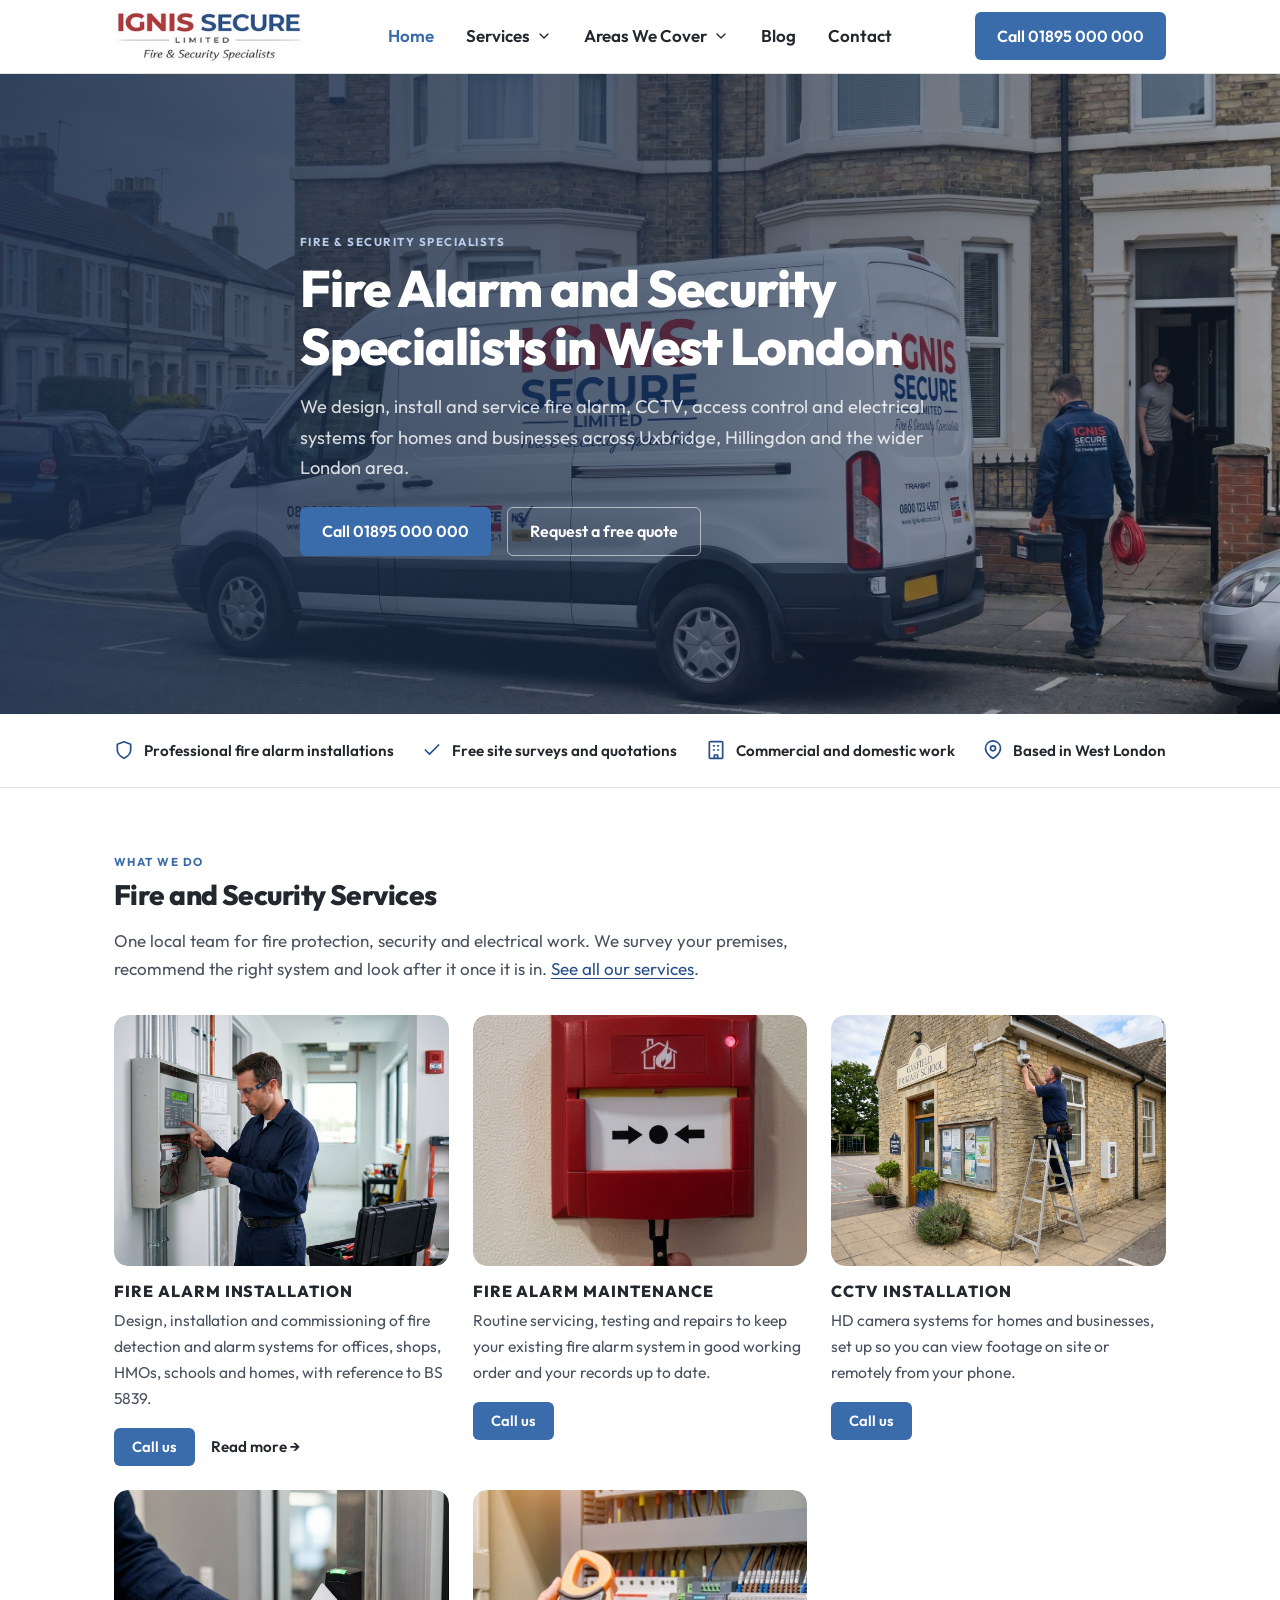
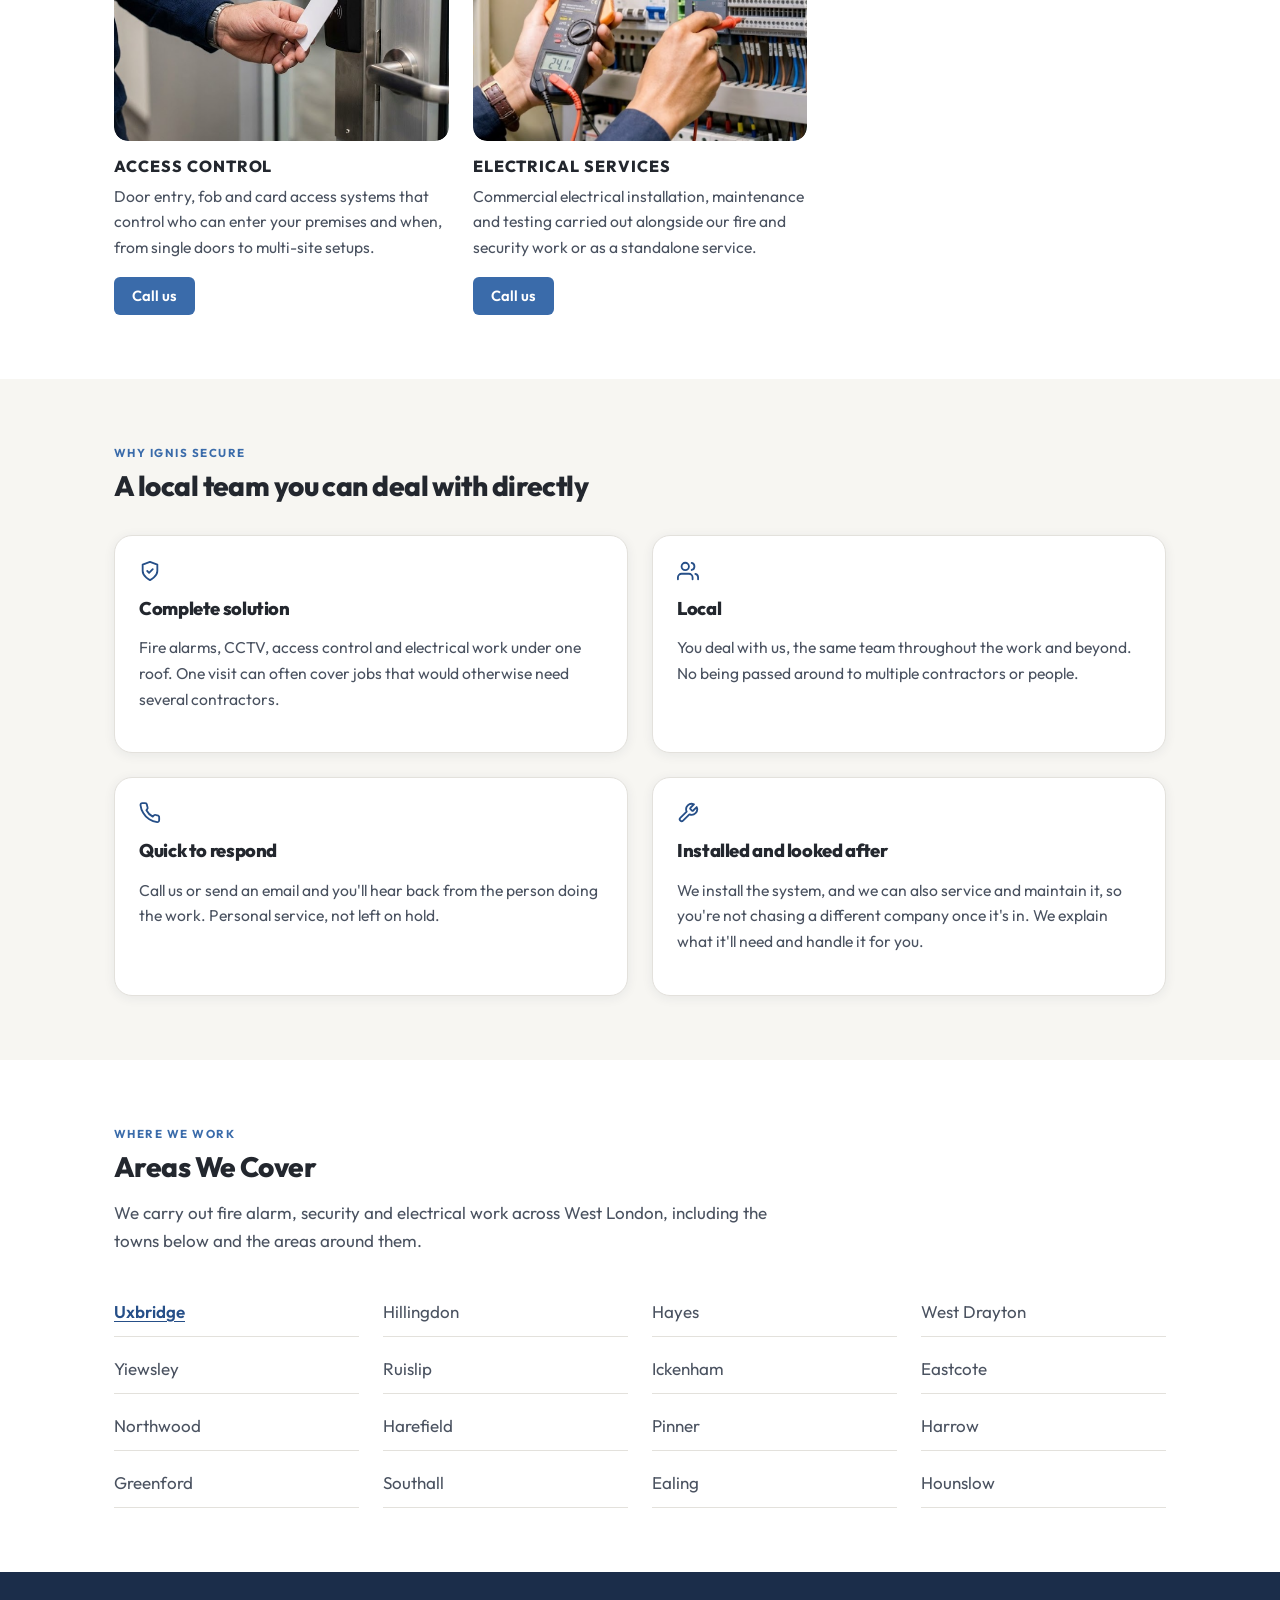
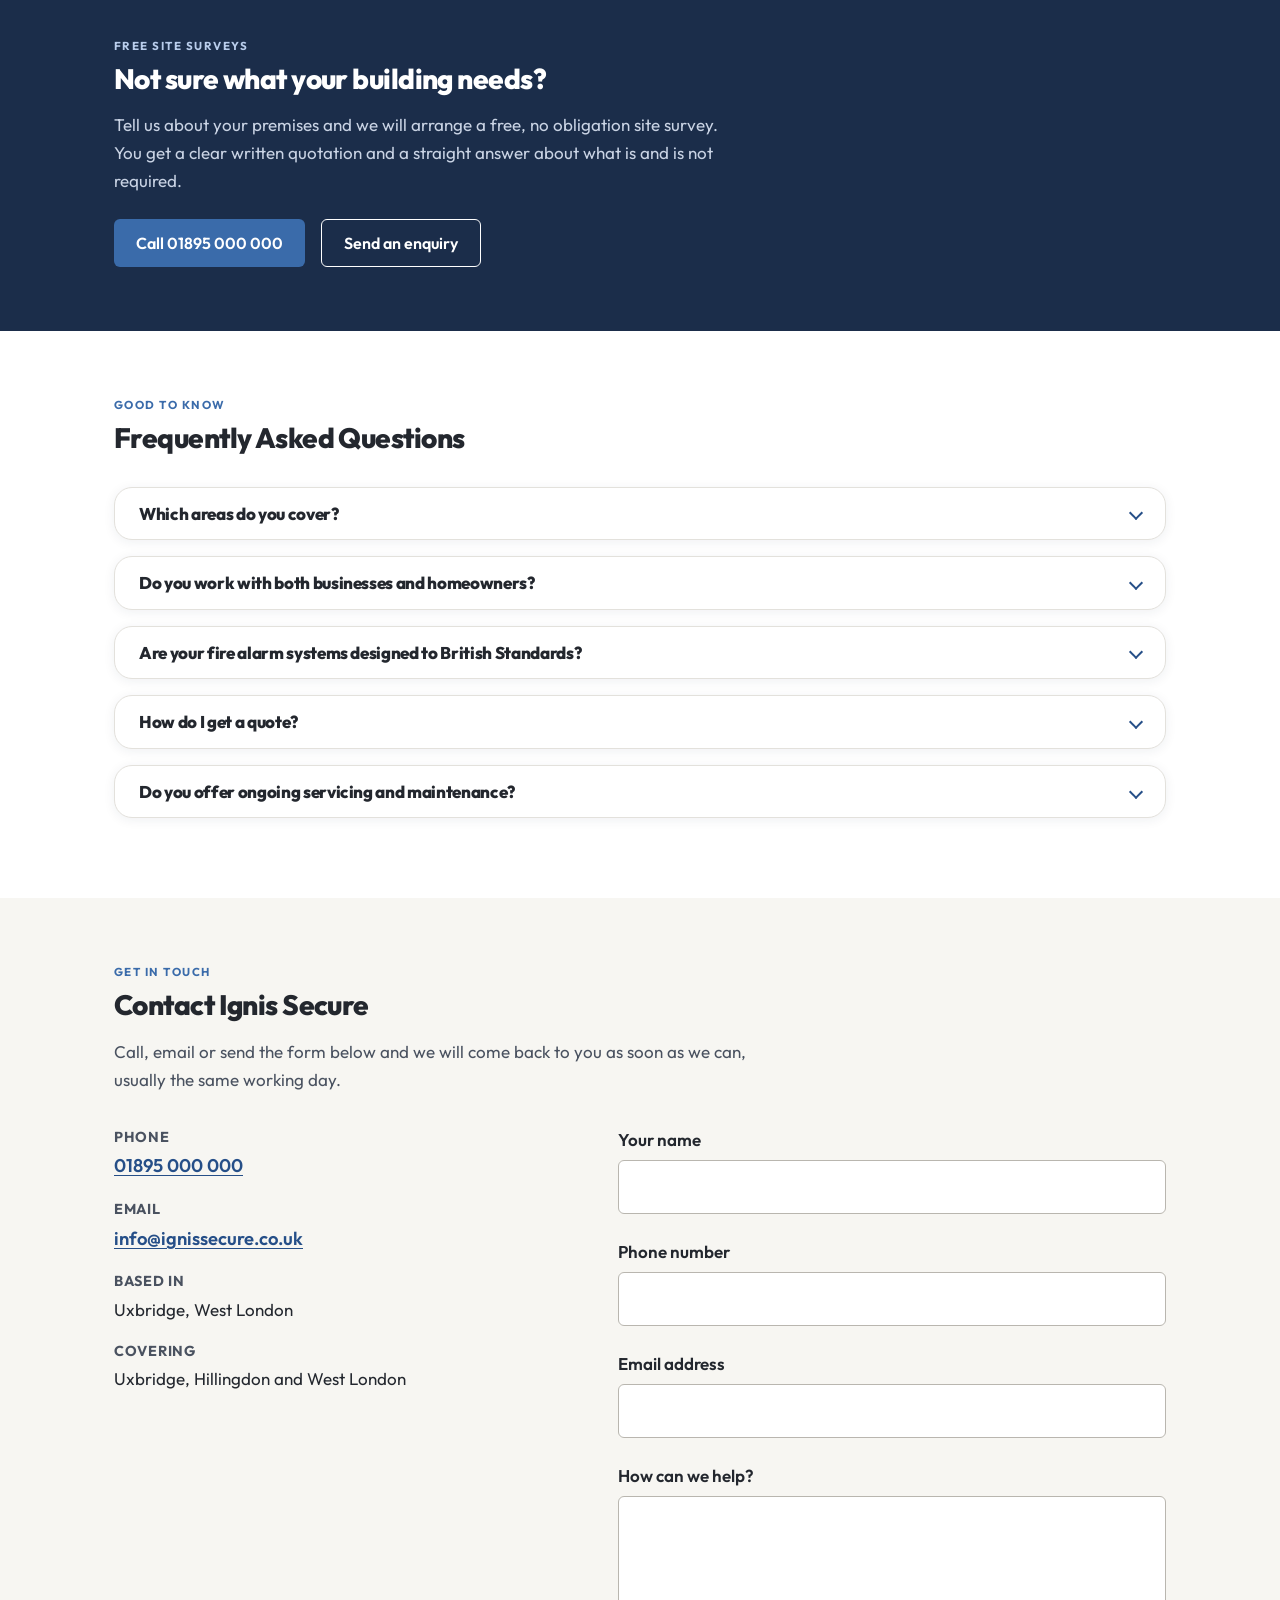
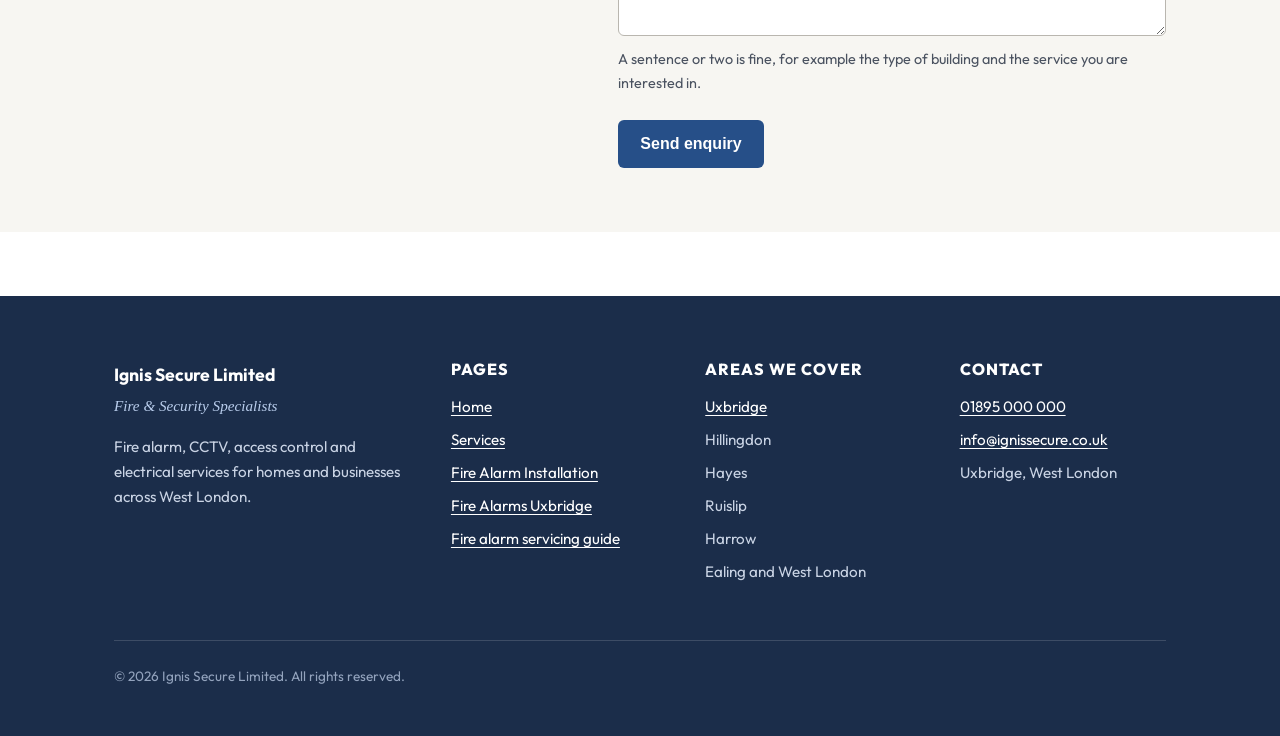
<file: index.html>
<!DOCTYPE html>
<html lang="en-GB">
<head>
  <meta charset="UTF-8">
  <meta name="viewport" content="width=device-width, initial-scale=1">
  <title>Fire Alarm &amp; Security Specialists West London | Ignis Secure</title>
  <meta name="description" content="Trusted fire alarm, CCTV &amp; access control installers across West London. BS 5839 compliant. Free site surveys. Call today.">
  <link rel="canonical" href="https://www.ignissecure.co.uk/">
  <link rel="icon" href="/assets/img/favicon.svg" type="image/svg+xml">
  <link rel="preconnect" href="https://fonts.googleapis.com">
  <link rel="preconnect" href="https://fonts.gstatic.com" crossorigin>
  <link href="https://fonts.googleapis.com/css2?family=Outfit:wght@400;600;700;800&display=swap" rel="stylesheet">
  <link rel="stylesheet" href="/assets/css/style.css?v=5">
  <meta property="og:type" content="website">
  <meta property="og:title" content="Fire Alarm &amp; Security Specialists West London | Ignis Secure">
  <meta property="og:description" content="Fire alarm, CCTV and access control installation and servicing for homes and businesses across Uxbridge and West London.">
  <meta property="og:url" content="https://www.ignissecure.co.uk/">
  <meta property="og:image" content="https://www.ignissecure.co.uk/assets/img/ignis-secure-logo.png">
  <script type="application/ld+json">
  {
    "@context": "https://schema.org",
    "@type": "LocalBusiness",
    "@id": "https://www.ignissecure.co.uk/#business",
    "name": "Ignis Secure Limited",
    "description": "Fire alarm, CCTV, access control and electrical specialists serving Uxbridge, Hillingdon and West London.",
    "url": "https://www.ignissecure.co.uk/",
    "telephone": "+441895000000",
    "email": "info@ignissecure.co.uk",
    "image": "https://www.ignissecure.co.uk/assets/img/ignis-secure-logo.png",
    "logo": "https://www.ignissecure.co.uk/assets/img/ignis-secure-logo.png",
    "address": {
      "@type": "PostalAddress",
      "addressLocality": "Uxbridge",
      "addressRegion": "Greater London",
      "addressCountry": "GB"
    },
    "areaServed": ["Uxbridge", "Hillingdon", "Hayes", "West Drayton", "Ruislip", "Northwood", "Harrow", "Ealing", "Southall", "Hounslow", "West London"]
  }
  </script>
  <script type="application/ld+json">
  {
    "@context": "https://schema.org",
    "@type": "FAQPage",
    "mainEntity": [
      {
        "@type": "Question",
        "name": "Which areas do you cover?",
        "acceptedAnswer": {
          "@type": "Answer",
          "text": "We are based in West London and carry out fire alarm, CCTV, access control and electrical work across Uxbridge, Hillingdon, Hayes, Ruislip, Harrow, Ealing and the surrounding areas. If you are nearby but not sure whether we cover you, give us a call and we will let you know."
        }
      },
      {
        "@type": "Question",
        "name": "Do you work with both businesses and homeowners?",
        "acceptedAnswer": {
          "@type": "Answer",
          "text": "Yes. We work with commercial clients such as offices, shops, schools, landlords and managing agents, as well as homeowners and residential landlords. Every system is designed around the building and how it is used."
        }
      },
      {
        "@type": "Question",
        "name": "Are your fire alarm systems designed to British Standards?",
        "acceptedAnswer": {
          "@type": "Answer",
          "text": "Our fire alarm systems are designed, installed and commissioned with reference to BS 5839, the British Standard covering fire detection and alarm systems for buildings. We talk you through the recommended category of system for your premises before any work begins."
        }
      },
      {
        "@type": "Question",
        "name": "How do I get a quote?",
        "acceptedAnswer": {
          "@type": "Answer",
          "text": "Call us or send the enquiry form on this page. For most projects we arrange a free site survey first, so the quotation reflects your actual building rather than a guess. There is no obligation attached to a survey or a quote."
        }
      },
      {
        "@type": "Question",
        "name": "Do you offer ongoing servicing and maintenance?",
        "acceptedAnswer": {
          "@type": "Answer",
          "text": "Yes. As well as new installations we look after existing fire alarm systems with routine servicing, testing and repairs. Ask us about a maintenance arrangement that suits your premises when you get in touch."
        }
      }
    ]
  }
  </script>
</head>
<body>
  <a class="skip-link" href="#main">Skip to main content</a>

  <header class="site-header">
    <div class="container header-inner">
      <a class="logo-link" href="/" aria-label="Ignis Secure Limited home">
        <picture>
          <source srcset="/assets/img/ignis-secure-logo.webp" type="image/webp">
          <img src="/assets/img/ignis-secure-logo.png" alt="Ignis Secure Limited, Fire and Security Specialists" width="560" height="166">
        </picture>
      </a>
      <button class="nav-toggle" type="button" aria-expanded="false" aria-controls="site-nav">
        <svg viewBox="0 0 24 24" fill="none" stroke="currentColor" stroke-width="2" stroke-linecap="round" aria-hidden="true"><line x1="3" y1="6" x2="21" y2="6"/><line x1="3" y1="12" x2="21" y2="12"/><line x1="3" y1="18" x2="21" y2="18"/></svg>
        <span>Menu</span>
      </button>
      <nav id="site-nav" class="site-nav" aria-label="Main navigation">
        <ul class="nav-menu">
          <li><a href="/" aria-current="page">Home</a></li>
          <li class="has-submenu">
            <button type="button" class="submenu-toggle" aria-expanded="false" aria-controls="submenu-services">
              Services
              <svg viewBox="0 0 24 24" fill="none" stroke="currentColor" stroke-width="2" stroke-linecap="round" stroke-linejoin="round" aria-hidden="true"><polyline points="6 9 12 15 18 9"/></svg>
            </button>
            <ul id="submenu-services" class="submenu">
              <li><a href="/services/">All Services</a></li>
              <li><a href="/fire-alarm-installation/">Fire Alarm Installation</a></li>
              <li><span class="submenu-soon" aria-disabled="true">Fire Alarm Maintenance <em>Soon</em></span></li>
              <li><span class="submenu-soon" aria-disabled="true">CCTV Installation <em>Soon</em></span></li>
              <li><span class="submenu-soon" aria-disabled="true">Access Control <em>Soon</em></span></li>
              <li><span class="submenu-soon" aria-disabled="true">Electrical Services <em>Soon</em></span></li>
            </ul>
          </li>
          <li class="has-submenu">
            <button type="button" class="submenu-toggle" aria-expanded="false" aria-controls="submenu-areas">
              Areas We Cover
              <svg viewBox="0 0 24 24" fill="none" stroke="currentColor" stroke-width="2" stroke-linecap="round" stroke-linejoin="round" aria-hidden="true"><polyline points="6 9 12 15 18 9"/></svg>
            </button>
            <ul id="submenu-areas" class="submenu">
              <li><a href="/areas/">All Areas</a></li>
              <li><a href="/fire-alarm-installation-uxbridge/">Uxbridge</a></li>
              <li><span class="submenu-soon" aria-disabled="true">Hillingdon <em>Soon</em></span></li>
              <li><span class="submenu-soon" aria-disabled="true">Hayes <em>Soon</em></span></li>
              <li><span class="submenu-soon" aria-disabled="true">West Drayton <em>Soon</em></span></li>
              <li><span class="submenu-soon" aria-disabled="true">Yiewsley <em>Soon</em></span></li>
              <li><span class="submenu-soon" aria-disabled="true">Ruislip <em>Soon</em></span></li>
              <li><span class="submenu-soon" aria-disabled="true">Ickenham <em>Soon</em></span></li>
              <li><span class="submenu-soon" aria-disabled="true">Eastcote <em>Soon</em></span></li>
              <li><span class="submenu-soon" aria-disabled="true">Northwood <em>Soon</em></span></li>
              <li><span class="submenu-soon" aria-disabled="true">Harefield <em>Soon</em></span></li>
              <li><span class="submenu-soon" aria-disabled="true">Pinner <em>Soon</em></span></li>
              <li><span class="submenu-soon" aria-disabled="true">Harrow <em>Soon</em></span></li>
              <li><span class="submenu-soon" aria-disabled="true">Greenford <em>Soon</em></span></li>
              <li><span class="submenu-soon" aria-disabled="true">Southall <em>Soon</em></span></li>
              <li><span class="submenu-soon" aria-disabled="true">Ealing <em>Soon</em></span></li>
              <li><span class="submenu-soon" aria-disabled="true">Hounslow <em>Soon</em></span></li>
            </ul>
          </li>
          <li><a href="/blog/">Blog</a></li>
          <li><a href="/#contact">Contact</a></li>
        </ul>
      </nav>
      <a class="btn btn-primary header-cta" href="tel:+441895000000">Call 01895 000 000</a>
    </div>
  </header>

  <main id="main">

    <section class="hero">
      <div class="hero-bg">
        <img src="/assets/img/hero-fire-security.png" alt="" aria-hidden="true" width="1200" height="820">
      </div>
      <div class="container hero-content">
        <span class="kicker">Fire &amp; Security Specialists</span>
        <h1>Fire Alarm and Security Specialists in West London</h1>
        <p class="lead">We design, install and service fire alarm, CCTV, access control and electrical systems for homes and businesses across Uxbridge, Hillingdon and the wider London area.</p>
        <div class="hero-actions">
          <a class="btn btn-primary" href="tel:+441895000000">Call 01895 000 000</a>
          <a class="btn btn-quiet" href="#contact">Request a free quote</a>
        </div>
      </div>
    </section>

    <div class="trust-bar">
      <div class="container">
        <ul>
          <li>
            <svg viewBox="0 0 24 24" fill="none" stroke="currentColor" stroke-width="2" stroke-linecap="round" stroke-linejoin="round" aria-hidden="true"><path d="M12 22s8-4 8-10V5l-8-3-8 3v7c0 6 8 10 8 10z"/></svg>
            Professional fire alarm installations
          </li>
          <li>
            <svg viewBox="0 0 24 24" fill="none" stroke="currentColor" stroke-width="2" stroke-linecap="round" stroke-linejoin="round" aria-hidden="true"><path d="M20 6L9 17l-5-5"/></svg>
            Free site surveys and quotations
          </li>
          <li>
            <svg viewBox="0 0 24 24" fill="none" stroke="currentColor" stroke-width="2" stroke-linecap="round" stroke-linejoin="round" aria-hidden="true"><rect x="4" y="2" width="16" height="20" rx="1"/><line x1="9" y1="7" x2="10" y2="7"/><line x1="14" y1="7" x2="15" y2="7"/><line x1="9" y1="12" x2="10" y2="12"/><line x1="14" y1="12" x2="15" y2="12"/><path d="M10 22v-4h4v4"/></svg>
            Commercial and domestic work
          </li>
          <li>
            <svg viewBox="0 0 24 24" fill="none" stroke="currentColor" stroke-width="2" stroke-linecap="round" stroke-linejoin="round" aria-hidden="true"><path d="M21 10c0 7-9 12-9 12S3 17 3 10a9 9 0 1 1 18 0z"/><circle cx="12" cy="10" r="3"/></svg>
            Based in West London
          </li>
        </ul>
      </div>
    </div>

    <section class="section" aria-labelledby="services-heading">
      <div class="container">
        <span class="kicker">What we do</span>
        <h2 id="services-heading" style="margin-top:0;">Fire and Security Services</h2>
        <p class="section-intro">One local team for fire protection, security and electrical work. We survey your premises, recommend the right system and look after it once it is in. <a href="/services/">See all our services</a>.</p>
        <div class="card-grid card-grid-3">
          <div class="card card--linked">
            <div class="card-media"><img src="/assets/img/fire-alarm-installation.png" alt="Fire alarm control panel installation" width="900" height="600" loading="lazy"></div>
            <h3>Fire Alarm Installation</h3>
            <p>Design, installation and commissioning of fire detection and alarm systems for offices, shops, HMOs, schools and homes, with reference to BS 5839.</p>
            <div class="card-actions">
              <a class="btn btn-primary btn-sm" href="tel:+441895000000">Call us</a>
              <a class="card-read-more card-stretch-link" href="/fire-alarm-installation/">Read more &rarr;</a>
            </div>
          </div>
          <div class="card">
            <div class="card-media"><img src="/assets/img/call-point-blog-post-1.jpg" alt="Fire alarm call point being tested" width="900" height="600" loading="lazy" style="object-position: center 15%;"></div>
            <h3>Fire Alarm Maintenance</h3>
            <p>Routine servicing, testing and repairs to keep your existing fire alarm system in good working order and your records up to date.</p>
<div class="card-actions">
              <a class="btn btn-primary btn-sm" href="tel:+441895000000">Call us</a>
            </div>
          </div>
          <div class="card">
            <div class="card-media"><img src="/assets/img/cctv-school.png" alt="CCTV camera being installed on a school building" width="900" height="600" loading="lazy"></div>
            <h3>CCTV Installation</h3>
            <p>HD camera systems for homes and businesses, set up so you can view footage on site or remotely from your phone.</p>
<div class="card-actions">
              <a class="btn btn-primary btn-sm" href="tel:+441895000000">Call us</a>
            </div>
          </div>
          <div class="card">
            <div class="card-media"><img src="/assets/img/access-control.png" alt="Access control key card reader on office door" width="900" height="600" loading="lazy"></div>
            <h3>Access Control</h3>
            <p>Door entry, fob and card access systems that control who can enter your premises and when, from single doors to multi-site setups.</p>
<div class="card-actions">
              <a class="btn btn-primary btn-sm" href="tel:+441895000000">Call us</a>
            </div>
          </div>
          <div class="card">
            <div class="card-media"><img src="/assets/img/electrical.png" alt="Electrician testing a commercial distribution board" width="900" height="600" loading="lazy"></div>
            <h3>Electrical Services</h3>
            <p>Commercial electrical installation, maintenance and testing carried out alongside our fire and security work or as a standalone service.</p>
<div class="card-actions">
              <a class="btn btn-primary btn-sm" href="tel:+441895000000">Call us</a>
            </div>
          </div>
        </div>
      </div>
    </section>

    <section class="section section-wash" aria-labelledby="why-heading">
      <div class="container">
        <span class="kicker">Why Ignis Secure</span>
        <h2 id="why-heading" style="margin-top:0;">A local team you can deal with directly</h2>
        <div class="card-grid">
          <div class="card">
            <div class="card-icon">
              <svg xmlns="http://www.w3.org/2000/svg" width="22" height="22" viewBox="0 0 24 24" fill="none" stroke="currentColor" stroke-width="2" stroke-linecap="round" stroke-linejoin="round" aria-hidden="true"><path d="M12 22s8-4 8-10V5l-8-3-8 3v7c0 6 8 10 8 10z"/><path d="m9 12 2 2 4-4"/></svg>
            </div>
            <h3>Complete solution</h3>
            <p>Fire alarms, CCTV, access control and electrical work under one roof. One visit can often cover jobs that would otherwise need several contractors.</p>
          </div>
          <div class="card">
            <div class="card-icon">
              <svg xmlns="http://www.w3.org/2000/svg" width="22" height="22" viewBox="0 0 24 24" fill="none" stroke="currentColor" stroke-width="2" stroke-linecap="round" stroke-linejoin="round" aria-hidden="true"><path d="M17 21v-2a4 4 0 0 0-4-4H5a4 4 0 0 0-4 4v2"/><circle cx="9" cy="7" r="4"/><path d="M23 21v-2a4 4 0 0 0-3-3.87"/><path d="M16 3.13a4 4 0 0 1 0 7.75"/></svg>
            </div>
            <h3>Local</h3>
            <p>You deal with us, the same team throughout the work and beyond. No being passed around to multiple contractors or people.</p>
          </div>
          <div class="card">
            <div class="card-icon">
              <svg xmlns="http://www.w3.org/2000/svg" width="22" height="22" viewBox="0 0 24 24" fill="none" stroke="currentColor" stroke-width="2" stroke-linecap="round" stroke-linejoin="round" aria-hidden="true"><path d="M22 16.92v3a2 2 0 0 1-2.18 2 19.79 19.79 0 0 1-8.63-3.07A19.5 19.5 0 0 1 4.69 12 19.79 19.79 0 0 1 1.63 3.35a2 2 0 0 1 2-2.18h3a2 2 0 0 1 2 1.72c.127.96.361 1.903.7 2.81a2 2 0 0 1-.45 2.11L8.09 9a16 16 0 0 0 6.91 6.91l1.27-1.27a2 2 0 0 1 2.11-.45c.907.339 1.85.573 2.81.7A2 2 0 0 1 22 16.92z"/></svg>
            </div>
            <h3>Quick to respond</h3>
            <p>Call us or send an email and you'll hear back from the person doing the work. Personal service, not left on hold.</p>
          </div>
          <div class="card">
            <div class="card-icon">
              <svg xmlns="http://www.w3.org/2000/svg" width="22" height="22" viewBox="0 0 24 24" fill="none" stroke="currentColor" stroke-width="2" stroke-linecap="round" stroke-linejoin="round" aria-hidden="true"><path d="M14.7 6.3a1 1 0 0 0 0 1.4l1.6 1.6a1 1 0 0 0 1.4 0l3.77-3.77a6 6 0 0 1-7.94 7.94l-6.91 6.91a2.12 2.12 0 0 1-3-3l6.91-6.91a6 6 0 0 1 7.94-7.94l-3.76 3.76z"/></svg>
            </div>
            <h3>Installed and looked after</h3>
            <p>We install the system, and we can also service and maintain it, so you're not chasing a different company once it's in. We explain what it'll need and handle it for you.</p>
          </div>
        </div>
      </div>
    </section>

    <section id="areas" class="section" aria-labelledby="areas-heading">
      <div class="container">
        <span class="kicker">Where we work</span>
        <h2 id="areas-heading" style="margin-top:0;">Areas We Cover</h2>
        <p class="section-intro">We carry out fire alarm, security and electrical work across West London, including the towns below and the areas around them.</p>
        <ul class="areas-grid">
          <li><a href="/fire-alarm-installation-uxbridge/">Uxbridge</a></li>
          <li>Hillingdon</li>
          <li>Hayes</li>
          <li>West Drayton</li>
          <li>Yiewsley</li>
          <li>Ruislip</li>
          <li>Ickenham</li>
          <li>Eastcote</li>
          <li>Northwood</li>
          <li>Harefield</li>
          <li>Pinner</li>
          <li>Harrow</li>
          <li>Greenford</li>
          <li>Southall</li>
          <li>Ealing</li>
          <li>Hounslow</li>
        </ul>
      </div>
    </section>

    <section class="cta-band">
      <div class="container">
        <span class="kicker">Free site surveys</span>
        <h2>Not sure what your building needs?</h2>
        <p>Tell us about your premises and we will arrange a free, no obligation site survey. You get a clear written quotation and a straight answer about what is and is not required.</p>
        <div class="hero-actions">
          <a class="btn btn-primary" href="tel:+441895000000">Call 01895 000 000</a>
          <a class="btn btn-quiet" href="#contact" style="color:#fff;border-color:#fff;">Send an enquiry</a>
        </div>
      </div>
    </section>

    <section class="section" aria-labelledby="faq-heading">
      <div class="container">
        <span class="kicker">Good to know</span>
        <h2 id="faq-heading" style="margin-top:0;">Frequently Asked Questions</h2>
        <div class="faq-list">
          <details>
            <summary><h3 style="margin:0;font-size:inherit;">Which areas do you cover?</h3></summary>
            <div class="faq-answer">
              <p>We are based in West London and carry out fire alarm, CCTV, access control and electrical work across Uxbridge, Hillingdon, Hayes, Ruislip, Harrow, Ealing and the surrounding areas. If you are nearby but not sure whether we cover you, give us a call and we will let you know.</p>
            </div>
          </details>
          <details>
            <summary><h3 style="margin:0;font-size:inherit;">Do you work with both businesses and homeowners?</h3></summary>
            <div class="faq-answer">
              <p>Yes. We work with commercial clients such as offices, shops, schools, landlords and managing agents, as well as homeowners and residential landlords. Every system is designed around the building and how it is used.</p>
            </div>
          </details>
          <details>
            <summary><h3 style="margin:0;font-size:inherit;">Are your fire alarm systems designed to British Standards?</h3></summary>
            <div class="faq-answer">
              <p>Our fire alarm systems are designed, installed and commissioned with reference to BS 5839, the British Standard covering fire detection and alarm systems for buildings. We talk you through the recommended category of system for your premises before any work begins.</p>
            </div>
          </details>
          <details>
            <summary><h3 style="margin:0;font-size:inherit;">How do I get a quote?</h3></summary>
            <div class="faq-answer">
              <p>Call us or send the enquiry form on this page. For most projects we arrange a free site survey first, so the quotation reflects your actual building rather than a guess. There is no obligation attached to a survey or a quote.</p>
            </div>
          </details>
          <details>
            <summary><h3 style="margin:0;font-size:inherit;">Do you offer ongoing servicing and maintenance?</h3></summary>
            <div class="faq-answer">
              <p>Yes. As well as new installations we look after existing fire alarm systems with routine servicing, testing and repairs. Ask us about a maintenance arrangement that suits your premises when you get in touch. You can also read our guide on <a href="/blog/how-often-should-a-fire-alarm-be-serviced/">how often a fire alarm should be serviced</a>.</p>
            </div>
          </details>
        </div>
      </div>
    </section>

    <section id="contact" class="section section-wash" aria-labelledby="contact-heading">
      <div class="container">
        <span class="kicker">Get in touch</span>
        <h2 id="contact-heading" style="margin-top:0;">Contact Ignis Secure</h2>
        <p class="section-intro">Call, email or send the form below and we will come back to you as soon as we can, usually the same working day.</p>
        <div class="contact-grid">
          <div class="contact-details">
            <p>
              <strong>Phone</strong>
              <a href="tel:+441895000000">01895 000 000</a>
            </p>
            <p>
              <strong>Email</strong>
              <a href="mailto:info@ignissecure.co.uk">info@ignissecure.co.uk</a>
            </p>
            <p>
              <strong>Based in</strong>
              Uxbridge, West London
            </p>
            <p>
              <strong>Covering</strong>
              Uxbridge, Hillingdon and West London
            </p>
          </div>
          <form name="enquiry" method="POST" data-netlify="true" netlify-honeypot="bot-field" action="/?enquiry=sent">
            <p hidden aria-hidden="true">
              <label>Do not fill this in if you are human: <input name="bot-field"></label>
            </p>
            <div class="form-field">
              <label for="field-name">Your name</label>
              <input id="field-name" name="name" type="text" autocomplete="name" required>
            </div>
            <div class="form-field">
              <label for="field-phone">Phone number</label>
              <input id="field-phone" name="phone" type="tel" autocomplete="tel" required>
            </div>
            <div class="form-field">
              <label for="field-email">Email address</label>
              <input id="field-email" name="email" type="email" autocomplete="email" required>
            </div>
            <div class="form-field">
              <label for="field-message">How can we help?</label>
              <textarea id="field-message" name="message" required></textarea>
              <p class="form-hint">A sentence or two is fine, for example the type of building and the service you are interested in.</p>
            </div>
            <button class="btn btn-secondary" type="submit">Send enquiry</button>
          </form>
        </div>
      </div>
    </section>

  </main>

  <footer class="site-footer">
    <div class="container">
      <div class="footer-grid">
        <div class="footer-brand">
          <p style="color:#fff;font-weight:700;font-size:1.1rem;margin-bottom:4px;">Ignis Secure Limited</p>
          <p class="footer-tagline">Fire &amp; Security Specialists</p>
          <p>Fire alarm, CCTV, access control and electrical services for homes and businesses across West London.</p>
        </div>
        <div>
          <h2>Pages</h2>
          <ul>
            <li><a href="/">Home</a></li>
            <li><a href="/services/">Services</a></li>
            <li><a href="/fire-alarm-installation/">Fire Alarm Installation</a></li>
            <li><a href="/fire-alarm-installation-uxbridge/">Fire Alarms Uxbridge</a></li>
            <li><a href="/blog/how-often-should-a-fire-alarm-be-serviced/">Fire alarm servicing guide</a></li>
          </ul>
        </div>
        <div>
          <h2>Areas we cover</h2>
          <ul>
            <li><a href="/fire-alarm-installation-uxbridge/">Uxbridge</a></li>
            <li>Hillingdon</li>
            <li>Hayes</li>
            <li>Ruislip</li>
            <li>Harrow</li>
            <li>Ealing and West London</li>
          </ul>
        </div>
        <div>
          <h2>Contact</h2>
          <ul>
            <li><a href="tel:+441895000000">01895 000 000</a></li>
            <li><a href="mailto:info@ignissecure.co.uk">info@ignissecure.co.uk</a></li>
            <li>Uxbridge, West London</li>
          </ul>
        </div>
      </div>
      <div class="footer-bottom">
        <p>&copy; 2026 Ignis Secure Limited. All rights reserved.</p>
      </div>
    </div>
  </footer>

  <script src="/assets/js/main.js?v=4" defer></script>
</body>
</html>
</file>
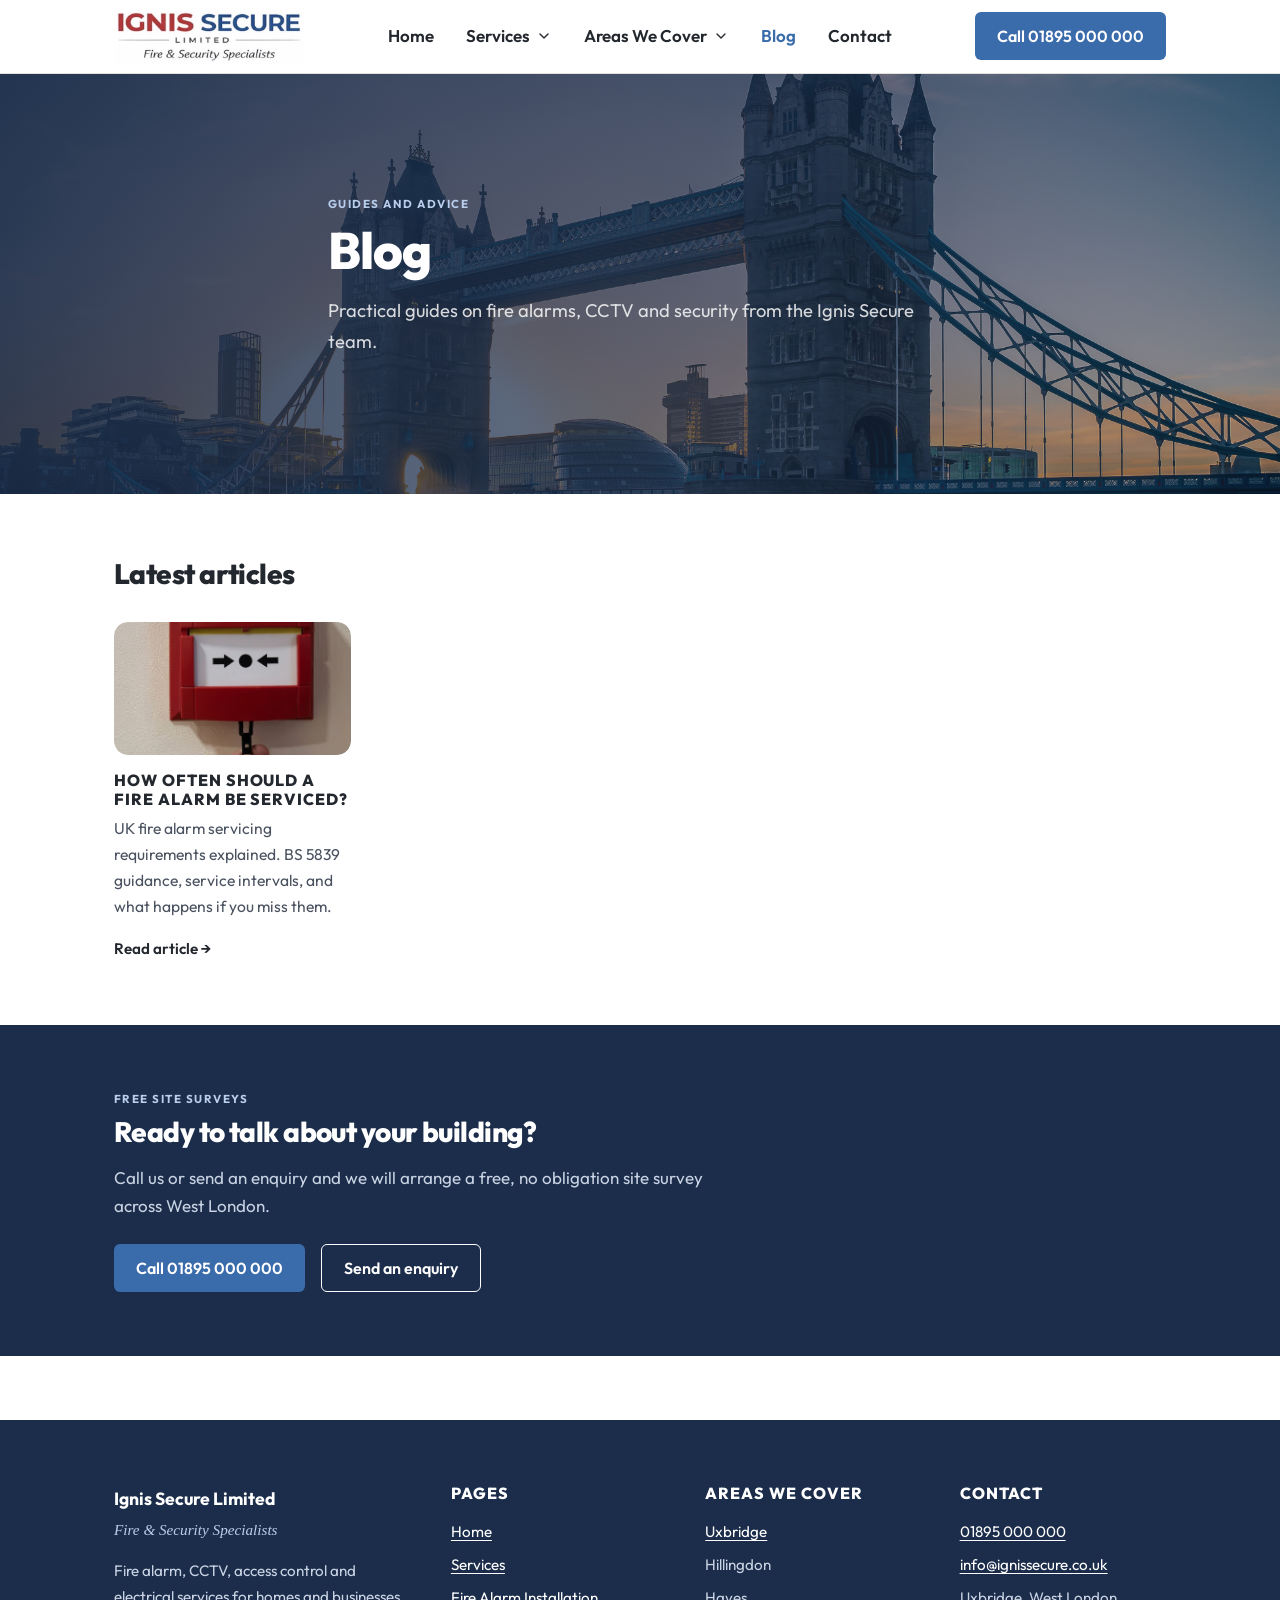
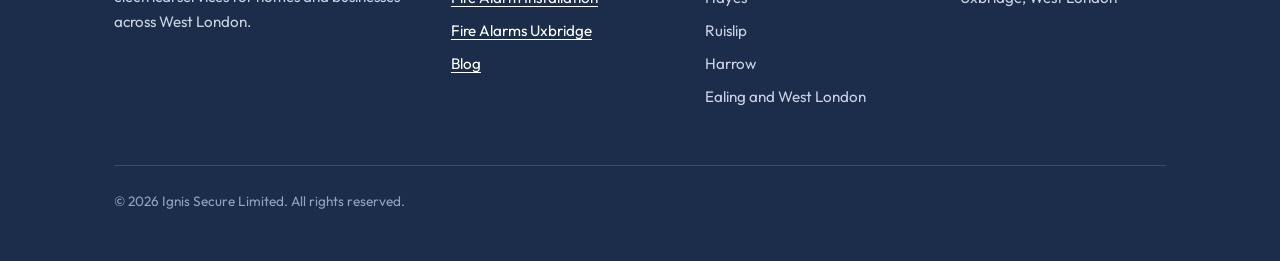
<file: blog/index.html>
<!DOCTYPE html>
<html lang="en-GB">
<head>
  <meta charset="UTF-8">
  <meta name="viewport" content="width=device-width, initial-scale=1">
  <title>Blog | Ignis Secure</title>
  <meta name="description" content="Fire alarm and security guides from Ignis Secure. Advice on fire alarm servicing, CCTV and access control for homes and businesses across West London.">
  <link rel="canonical" href="https://www.ignissecure.co.uk/blog/">
  <link rel="icon" href="/assets/img/favicon.svg" type="image/svg+xml">
  <link rel="preconnect" href="https://fonts.googleapis.com">
  <link rel="preconnect" href="https://fonts.gstatic.com" crossorigin>
  <link href="https://fonts.googleapis.com/css2?family=Outfit:wght@400;600;700;800&display=swap" rel="stylesheet">
  <link rel="stylesheet" href="/assets/css/style.css?v=5">
  <style>
    .blog-grid { max-width: 760px; }
    .blog-grid .card-media img { aspect-ratio: 16 / 9; }
    .blog-grid .card-media a { display: block; }
  </style>
</head>
<body>
  <a class="skip-link" href="#main">Skip to main content</a>

  <header class="site-header">
    <div class="container header-inner">
      <a class="logo-link" href="/" aria-label="Ignis Secure Limited home">
        <picture>
          <source srcset="/assets/img/ignis-secure-logo.webp" type="image/webp">
          <img src="/assets/img/ignis-secure-logo.png" alt="Ignis Secure Limited, Fire and Security Specialists" width="560" height="166">
        </picture>
      </a>
      <button class="nav-toggle" type="button" aria-expanded="false" aria-controls="site-nav">
        <svg viewBox="0 0 24 24" fill="none" stroke="currentColor" stroke-width="2" stroke-linecap="round" aria-hidden="true"><line x1="3" y1="6" x2="21" y2="6"/><line x1="3" y1="12" x2="21" y2="12"/><line x1="3" y1="18" x2="21" y2="18"/></svg>
        <span>Menu</span>
      </button>
      <nav id="site-nav" class="site-nav" aria-label="Main navigation">
        <ul class="nav-menu">
          <li><a href="/">Home</a></li>
          <li class="has-submenu">
            <button type="button" class="submenu-toggle" aria-expanded="false" aria-controls="submenu-services">
              Services
              <svg viewBox="0 0 24 24" fill="none" stroke="currentColor" stroke-width="2" stroke-linecap="round" stroke-linejoin="round" aria-hidden="true"><polyline points="6 9 12 15 18 9"/></svg>
            </button>
            <ul id="submenu-services" class="submenu">
              <li><a href="/services/">All Services</a></li>
              <li><a href="/fire-alarm-installation/">Fire Alarm Installation</a></li>
              <li><span class="submenu-soon" aria-disabled="true">Fire Alarm Maintenance <em>Soon</em></span></li>
              <li><span class="submenu-soon" aria-disabled="true">CCTV Installation <em>Soon</em></span></li>
              <li><span class="submenu-soon" aria-disabled="true">Access Control <em>Soon</em></span></li>
              <li><span class="submenu-soon" aria-disabled="true">Electrical Services <em>Soon</em></span></li>
            </ul>
          </li>
          <li class="has-submenu">
            <button type="button" class="submenu-toggle" aria-expanded="false" aria-controls="submenu-areas">
              Areas We Cover
              <svg viewBox="0 0 24 24" fill="none" stroke="currentColor" stroke-width="2" stroke-linecap="round" stroke-linejoin="round" aria-hidden="true"><polyline points="6 9 12 15 18 9"/></svg>
            </button>
            <ul id="submenu-areas" class="submenu">
              <li><a href="/areas/">All Areas</a></li>
              <li><a href="/fire-alarm-installation-uxbridge/">Uxbridge</a></li>
              <li><span class="submenu-soon" aria-disabled="true">Hillingdon <em>Soon</em></span></li>
              <li><span class="submenu-soon" aria-disabled="true">Hayes <em>Soon</em></span></li>
              <li><span class="submenu-soon" aria-disabled="true">West Drayton <em>Soon</em></span></li>
              <li><span class="submenu-soon" aria-disabled="true">Yiewsley <em>Soon</em></span></li>
              <li><span class="submenu-soon" aria-disabled="true">Ruislip <em>Soon</em></span></li>
              <li><span class="submenu-soon" aria-disabled="true">Ickenham <em>Soon</em></span></li>
              <li><span class="submenu-soon" aria-disabled="true">Eastcote <em>Soon</em></span></li>
              <li><span class="submenu-soon" aria-disabled="true">Northwood <em>Soon</em></span></li>
              <li><span class="submenu-soon" aria-disabled="true">Harefield <em>Soon</em></span></li>
              <li><span class="submenu-soon" aria-disabled="true">Pinner <em>Soon</em></span></li>
              <li><span class="submenu-soon" aria-disabled="true">Harrow <em>Soon</em></span></li>
              <li><span class="submenu-soon" aria-disabled="true">Greenford <em>Soon</em></span></li>
              <li><span class="submenu-soon" aria-disabled="true">Southall <em>Soon</em></span></li>
              <li><span class="submenu-soon" aria-disabled="true">Ealing <em>Soon</em></span></li>
              <li><span class="submenu-soon" aria-disabled="true">Hounslow <em>Soon</em></span></li>
            </ul>
          </li>
          <li><a href="/blog/" aria-current="page">Blog</a></li>
          <li><a href="/#contact">Contact</a></li>
        </ul>
      </nav>
      <a class="btn btn-primary header-cta" href="tel:+441895000000">Call 01895 000 000</a>
    </div>
  </header>

  <main id="main">

    <section class="hero hero--short">
      <div class="hero-bg">
        <img src="/assets/img/areas-hero.jpg" alt="" aria-hidden="true" width="2048" height="1365">
      </div>
      <div class="container hero-content">
        <span class="kicker">Guides and advice</span>
        <h1>Blog</h1>
        <p class="lead">Practical guides on fire alarms, CCTV and security from the Ignis Secure team.</p>
      </div>
    </section>

    <section class="section" aria-labelledby="posts-heading">
      <div class="container">
        <h2 id="posts-heading" style="margin-top:0;">Latest articles</h2>
        <div class="card-grid card-grid-3 blog-grid">

          <div class="card">
            <div class="card-media">
              <a href="/blog/how-often-should-a-fire-alarm-be-serviced/">
                <img src="/assets/img/call-point-blog-post-1.jpg" alt="Fire alarm call point being tested" width="900" height="600" loading="lazy">
              </a>
            </div>
            <h3>How Often Should a Fire Alarm Be Serviced?</h3>
            <p>UK fire alarm servicing requirements explained. BS 5839 guidance, service intervals, and what happens if you miss them.</p>
            <div class="card-actions">
              <a class="card-read-more" href="/blog/how-often-should-a-fire-alarm-be-serviced/">Read article &rarr;</a>
            </div>
          </div>

        </div>
      </div>
    </section>

    <section class="cta-band">
      <div class="container">
        <span class="kicker">Free site surveys</span>
        <h2>Ready to talk about your building?</h2>
        <p>Call us or send an enquiry and we will arrange a free, no obligation site survey across West London.</p>
        <div class="hero-actions">
          <a class="btn btn-primary" href="tel:+441895000000">Call 01895 000 000</a>
          <a class="btn btn-quiet" href="/#contact" style="color:#fff;border-color:#fff;">Send an enquiry</a>
        </div>
      </div>
    </section>

  </main>

  <footer class="site-footer">
    <div class="container">
      <div class="footer-grid">
        <div class="footer-brand">
          <p style="color:#fff;font-weight:700;font-size:1.1rem;margin-bottom:4px;">Ignis Secure Limited</p>
          <p class="footer-tagline">Fire &amp; Security Specialists</p>
          <p>Fire alarm, CCTV, access control and electrical services for homes and businesses across West London.</p>
        </div>
        <div>
          <h2>Pages</h2>
          <ul>
            <li><a href="/">Home</a></li>
            <li><a href="/services/">Services</a></li>
            <li><a href="/fire-alarm-installation/">Fire Alarm Installation</a></li>
            <li><a href="/fire-alarm-installation-uxbridge/">Fire Alarms Uxbridge</a></li>
            <li><a href="/blog/">Blog</a></li>
          </ul>
        </div>
        <div>
          <h2>Areas we cover</h2>
          <ul>
            <li><a href="/fire-alarm-installation-uxbridge/">Uxbridge</a></li>
            <li>Hillingdon</li>
            <li>Hayes</li>
            <li>Ruislip</li>
            <li>Harrow</li>
            <li>Ealing and West London</li>
          </ul>
        </div>
        <div>
          <h2>Contact</h2>
          <ul>
            <li><a href="tel:+441895000000">01895 000 000</a></li>
            <li><a href="mailto:info@ignissecure.co.uk">info@ignissecure.co.uk</a></li>
            <li>Uxbridge, West London</li>
          </ul>
        </div>
      </div>
      <div class="footer-bottom">
        <p>&copy; 2026 Ignis Secure Limited. All rights reserved.</p>
      </div>
    </div>
  </footer>

  <script src="/assets/js/main.js?v=4" defer></script>
</body>
</html>
</file>
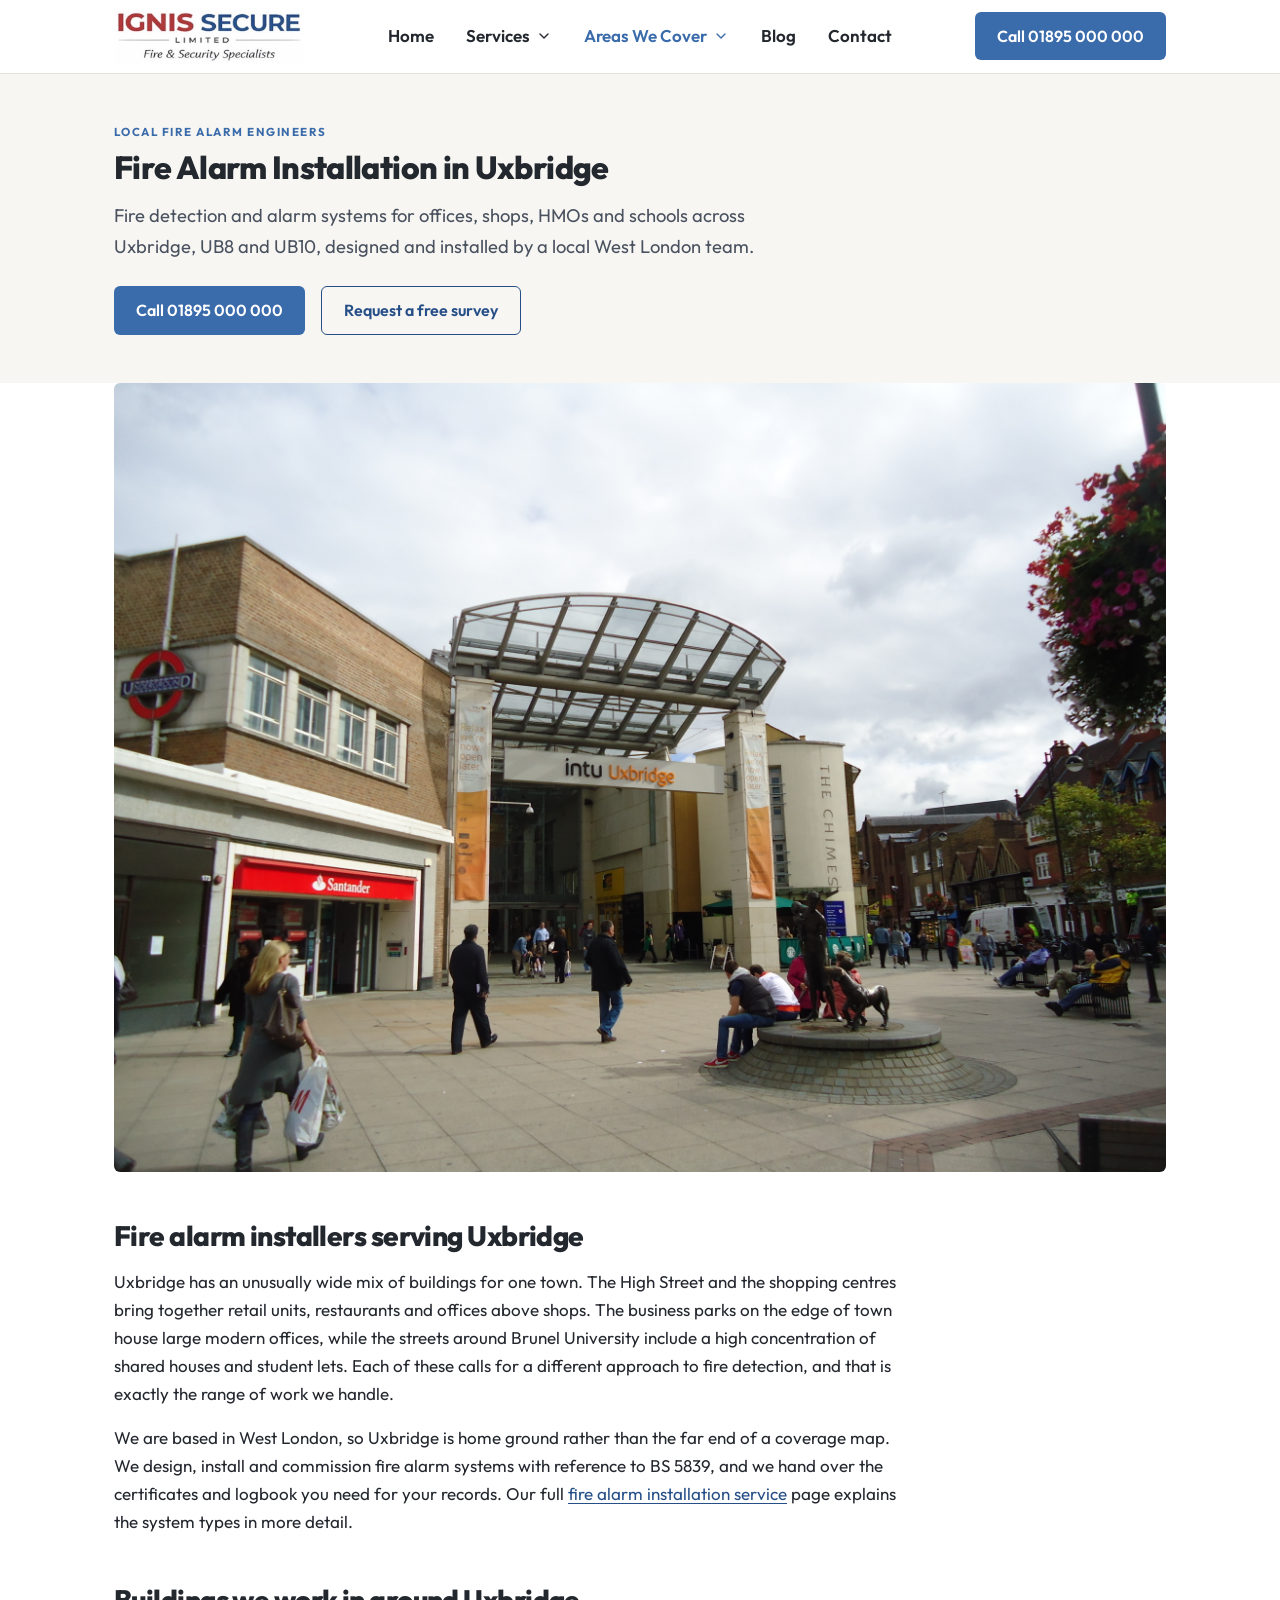
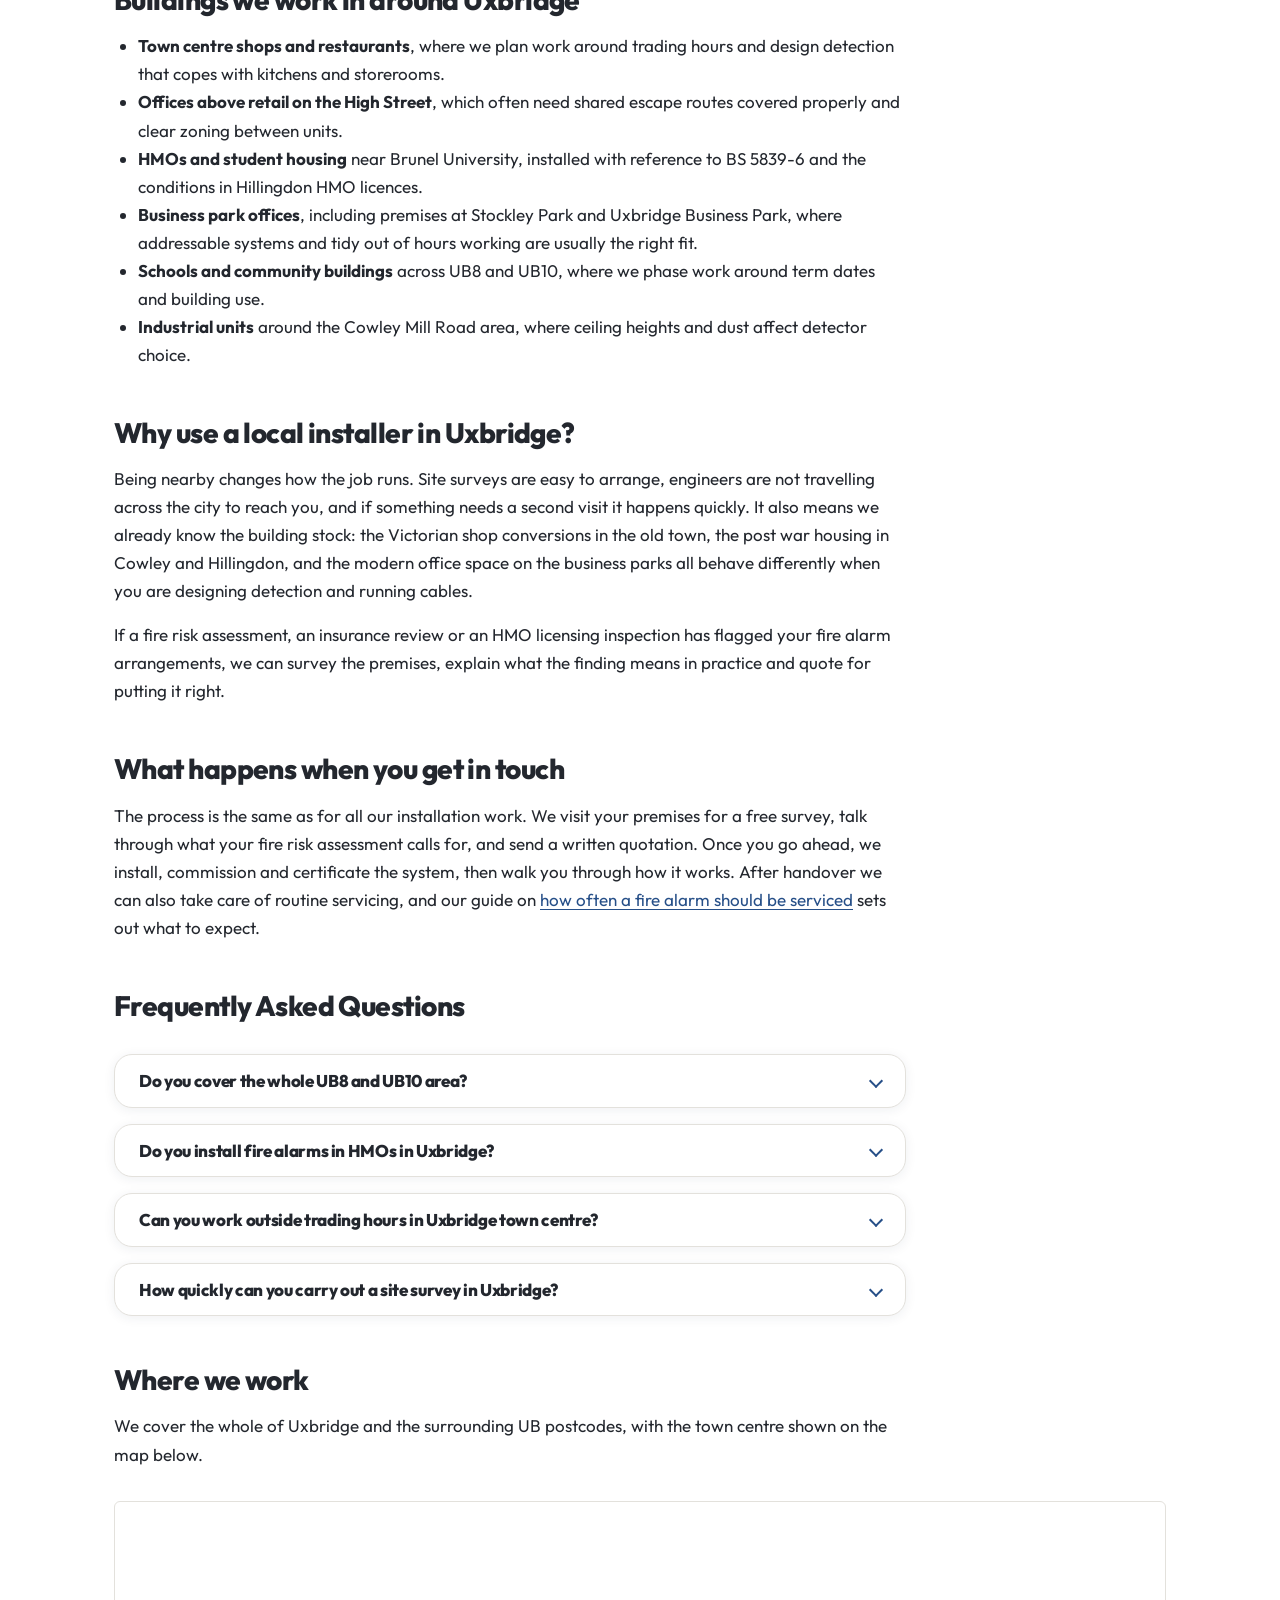
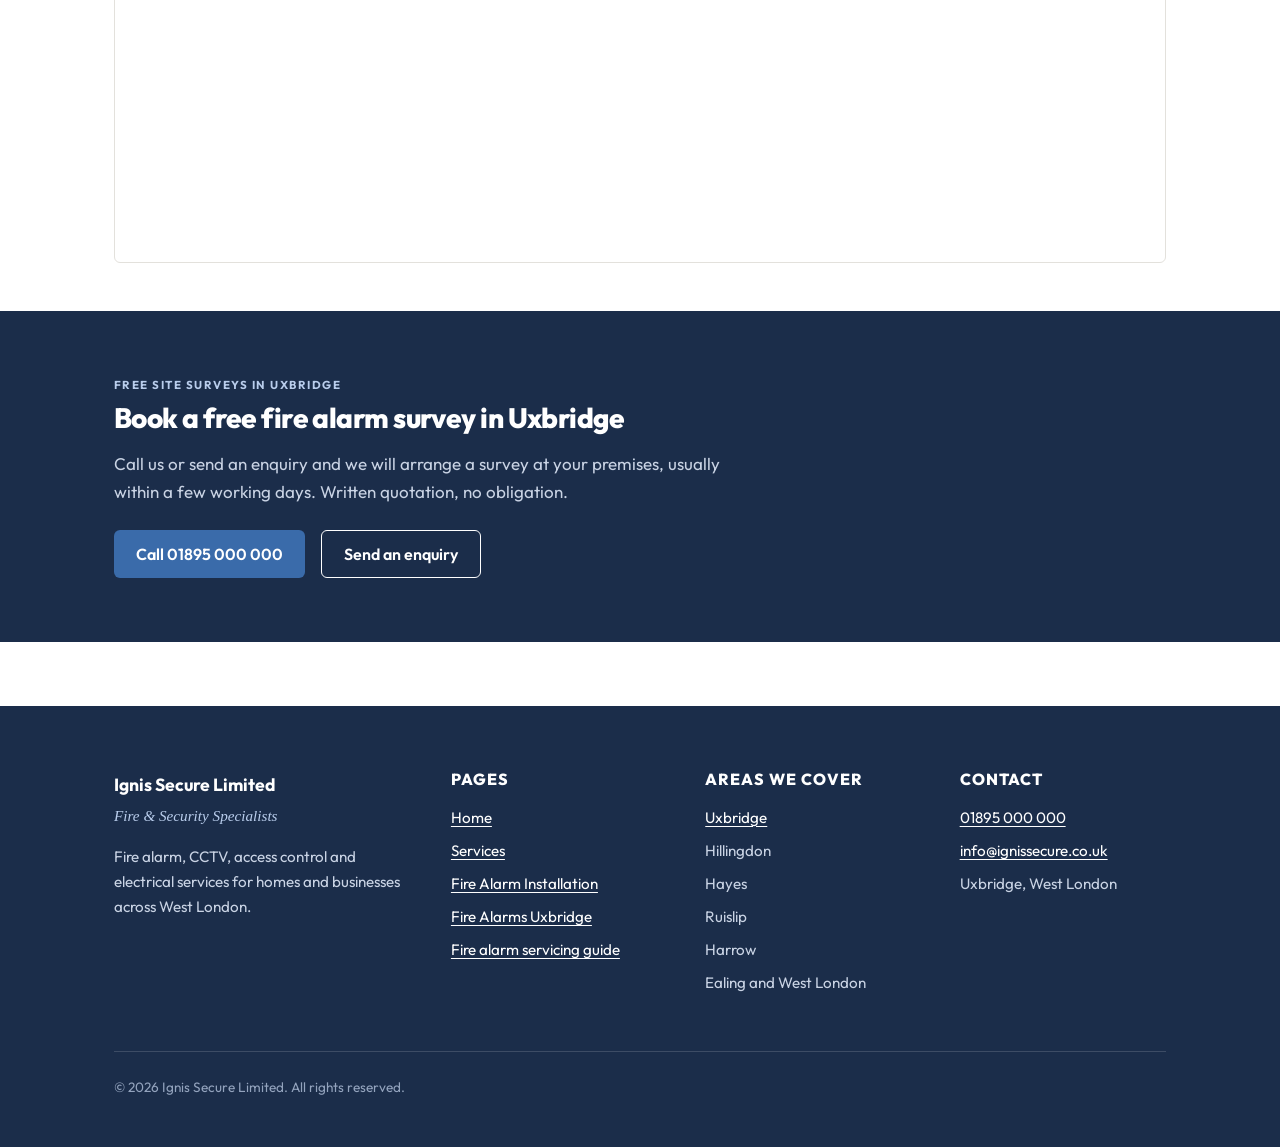
<file: fire-alarm-installation-uxbridge/index.html>
<!DOCTYPE html>
<html lang="en-GB">
<head>
  <meta charset="UTF-8">
  <meta name="viewport" content="width=device-width, initial-scale=1">
  <title>Fire Alarm Installation Uxbridge | Ignis Secure</title>
  <meta name="description" content="Local fire alarm installation in Uxbridge. BS 5839 compliant systems for offices, HMOs &amp; commercial premises. Free survey.">
  <link rel="canonical" href="https://www.ignissecure.co.uk/fire-alarm-installation-uxbridge/">
  <link rel="icon" href="/assets/img/favicon.svg" type="image/svg+xml">
  <link rel="preconnect" href="https://fonts.googleapis.com">
  <link rel="preconnect" href="https://fonts.gstatic.com" crossorigin>
  <link href="https://fonts.googleapis.com/css2?family=Outfit:wght@400;600;700;800&display=swap" rel="stylesheet">
  <link rel="stylesheet" href="/assets/css/style.css?v=5">
  <meta property="og:type" content="website">
  <meta property="og:title" content="Fire Alarm Installation Uxbridge | Ignis Secure">
  <meta property="og:description" content="Local fire alarm design, installation and commissioning for offices, shops, HMOs and schools across Uxbridge, UB8 and UB10.">
  <meta property="og:url" content="https://www.ignissecure.co.uk/fire-alarm-installation-uxbridge/">
  <meta property="og:image" content="https://www.ignissecure.co.uk/assets/img/ignis-secure-logo.png">
  <script type="application/ld+json">
  {
    "@context": "https://schema.org",
    "@type": "Service",
    "@id": "https://www.ignissecure.co.uk/fire-alarm-installation-uxbridge/#service",
    "name": "Fire Alarm Installation in Uxbridge",
    "serviceType": "Fire alarm installation",
    "description": "Design, installation and commissioning of fire detection and alarm systems for offices, shops, HMOs and schools in Uxbridge, with reference to BS 5839.",
    "url": "https://www.ignissecure.co.uk/fire-alarm-installation-uxbridge/",
    "areaServed": {
      "@type": "Place",
      "name": "Uxbridge",
      "address": {
        "@type": "PostalAddress",
        "addressLocality": "Uxbridge",
        "addressRegion": "Greater London",
        "addressCountry": "GB"
      }
    },
    "provider": {
      "@type": "LocalBusiness",
      "@id": "https://www.ignissecure.co.uk/#business",
      "name": "Ignis Secure Limited",
      "telephone": "+441895000000",
      "url": "https://www.ignissecure.co.uk/"
    }
  }
  </script>
  <script type="application/ld+json">
  {
    "@context": "https://schema.org",
    "@type": "FAQPage",
    "mainEntity": [
      {
        "@type": "Question",
        "name": "Do you cover the whole UB8 and UB10 area?",
        "acceptedAnswer": {
          "@type": "Answer",
          "text": "Yes. We cover all of Uxbridge including the town centre, Hillingdon, Ickenham, Cowley and the surrounding UB8 and UB10 postcodes. Being local means we can usually arrange surveys and call outs quickly."
        }
      },
      {
        "@type": "Question",
        "name": "Do you install fire alarms in HMOs in Uxbridge?",
        "acceptedAnswer": {
          "@type": "Answer",
          "text": "Yes. We regularly work with landlords of shared houses and flats, including student lets near Brunel University. We install systems with reference to BS 5839-6 and can design to the grade and category typically requested for licensed HMOs, working alongside the conditions set out in your licence."
        }
      },
      {
        "@type": "Question",
        "name": "Can you work outside trading hours in Uxbridge town centre?",
        "acceptedAnswer": {
          "@type": "Answer",
          "text": "Yes. For shops, restaurants and offices in and around the High Street we often carry out the noisier parts of an installation before opening or after closing, so your trading day is not interrupted."
        }
      },
      {
        "@type": "Question",
        "name": "How quickly can you carry out a site survey in Uxbridge?",
        "acceptedAnswer": {
          "@type": "Answer",
          "text": "Usually within a few working days, and sooner if the matter is urgent, for example where a fire risk assessment or licensing inspection has raised an action. Call us and we will find the earliest slot that works for you."
        }
      }
    ]
  }
  </script>
</head>
<body>
  <a class="skip-link" href="#main">Skip to main content</a>

  <header class="site-header">
    <div class="container header-inner">
      <a class="logo-link" href="/" aria-label="Ignis Secure Limited home">
        <picture>
          <source srcset="/assets/img/ignis-secure-logo.webp" type="image/webp">
          <img src="/assets/img/ignis-secure-logo.png" alt="Ignis Secure Limited, Fire and Security Specialists" width="560" height="166">
        </picture>
      </a>
      <button class="nav-toggle" type="button" aria-expanded="false" aria-controls="site-nav">
        <svg viewBox="0 0 24 24" fill="none" stroke="currentColor" stroke-width="2" stroke-linecap="round" aria-hidden="true"><line x1="3" y1="6" x2="21" y2="6"/><line x1="3" y1="12" x2="21" y2="12"/><line x1="3" y1="18" x2="21" y2="18"/></svg>
        <span>Menu</span>
      </button>
      <nav id="site-nav" class="site-nav" aria-label="Main navigation">
        <ul class="nav-menu">
          <li><a href="/">Home</a></li>
          <li class="has-submenu">
            <button type="button" class="submenu-toggle" aria-expanded="false" aria-controls="submenu-services">
              Services
              <svg viewBox="0 0 24 24" fill="none" stroke="currentColor" stroke-width="2" stroke-linecap="round" stroke-linejoin="round" aria-hidden="true"><polyline points="6 9 12 15 18 9"/></svg>
            </button>
            <ul id="submenu-services" class="submenu">
              <li><a href="/services/">All Services</a></li>
              <li><a href="/fire-alarm-installation/">Fire Alarm Installation</a></li>
              <li><span class="submenu-soon" aria-disabled="true">Fire Alarm Maintenance <em>Soon</em></span></li>
              <li><span class="submenu-soon" aria-disabled="true">CCTV Installation <em>Soon</em></span></li>
              <li><span class="submenu-soon" aria-disabled="true">Access Control <em>Soon</em></span></li>
              <li><span class="submenu-soon" aria-disabled="true">Electrical Services <em>Soon</em></span></li>
            </ul>
          </li>
          <li class="has-submenu">
            <button type="button" class="submenu-toggle current" aria-expanded="false" aria-controls="submenu-areas">
              Areas We Cover
              <svg viewBox="0 0 24 24" fill="none" stroke="currentColor" stroke-width="2" stroke-linecap="round" stroke-linejoin="round" aria-hidden="true"><polyline points="6 9 12 15 18 9"/></svg>
            </button>
            <ul id="submenu-areas" class="submenu">
              <li><a href="/areas/">All Areas</a></li>
              <li><a href="/fire-alarm-installation-uxbridge/" aria-current="page">Uxbridge</a></li>
              <li><span class="submenu-soon" aria-disabled="true">Hillingdon <em>Soon</em></span></li>
              <li><span class="submenu-soon" aria-disabled="true">Hayes <em>Soon</em></span></li>
              <li><span class="submenu-soon" aria-disabled="true">West Drayton <em>Soon</em></span></li>
              <li><span class="submenu-soon" aria-disabled="true">Yiewsley <em>Soon</em></span></li>
              <li><span class="submenu-soon" aria-disabled="true">Ruislip <em>Soon</em></span></li>
              <li><span class="submenu-soon" aria-disabled="true">Ickenham <em>Soon</em></span></li>
              <li><span class="submenu-soon" aria-disabled="true">Eastcote <em>Soon</em></span></li>
              <li><span class="submenu-soon" aria-disabled="true">Northwood <em>Soon</em></span></li>
              <li><span class="submenu-soon" aria-disabled="true">Harefield <em>Soon</em></span></li>
              <li><span class="submenu-soon" aria-disabled="true">Pinner <em>Soon</em></span></li>
              <li><span class="submenu-soon" aria-disabled="true">Harrow <em>Soon</em></span></li>
              <li><span class="submenu-soon" aria-disabled="true">Greenford <em>Soon</em></span></li>
              <li><span class="submenu-soon" aria-disabled="true">Southall <em>Soon</em></span></li>
              <li><span class="submenu-soon" aria-disabled="true">Ealing <em>Soon</em></span></li>
              <li><span class="submenu-soon" aria-disabled="true">Hounslow <em>Soon</em></span></li>
            </ul>
          </li>
          <li><a href="/blog/">Blog</a></li>
          <li><a href="/#contact">Contact</a></li>
        </ul>
      </nav>
      <a class="btn btn-primary header-cta" href="tel:+441895000000">Call 01895 000 000</a>
    </div>
  </header>

  <main id="main">

    <div class="page-head">
      <div class="container">
        <span class="kicker">Local fire alarm engineers</span>
        <h1>Fire Alarm Installation in Uxbridge</h1>
        <p class="lead">Fire detection and alarm systems for offices, shops, HMOs and schools across Uxbridge, UB8 and UB10, designed and installed by a local West London team.</p>
        <div class="hero-actions">
          <a class="btn btn-primary" href="tel:+441895000000">Call 01895 000 000</a>
          <a class="btn btn-quiet" href="/#contact">Request a free survey</a>
        </div>
      </div>
    </div>

    <div class="container">
      <figure class="feature-img"><img src="/assets/img/uxbridge.jpg" alt="Fire alarm installation in Uxbridge by Ignis Secure" width="1200" height="675"></figure>
      <div class="prose">

        <h2>Fire alarm installers serving Uxbridge</h2>
        <p>Uxbridge has an unusually wide mix of buildings for one town. The High Street and the shopping centres bring together retail units, restaurants and offices above shops. The business parks on the edge of town house large modern offices, while the streets around Brunel University include a high concentration of shared houses and student lets. Each of these calls for a different approach to fire detection, and that is exactly the range of work we handle.</p>
        <p>We are based in West London, so Uxbridge is home ground rather than the far end of a coverage map. We design, install and commission fire alarm systems with reference to BS 5839, and we hand over the certificates and logbook you need for your records. Our full <a href="/fire-alarm-installation/">fire alarm installation service</a> page explains the system types in more detail.</p>

        <h2>Buildings we work in around Uxbridge</h2>
        <ul>
          <li><strong>Town centre shops and restaurants</strong>, where we plan work around trading hours and design detection that copes with kitchens and storerooms.</li>
          <li><strong>Offices above retail on the High Street</strong>, which often need shared escape routes covered properly and clear zoning between units.</li>
          <li><strong>HMOs and student housing</strong> near Brunel University, installed with reference to BS 5839-6 and the conditions in Hillingdon HMO licences.</li>
          <li><strong>Business park offices</strong>, including premises at Stockley Park and Uxbridge Business Park, where addressable systems and tidy out of hours working are usually the right fit.</li>
          <li><strong>Schools and community buildings</strong> across UB8 and UB10, where we phase work around term dates and building use.</li>
          <li><strong>Industrial units</strong> around the Cowley Mill Road area, where ceiling heights and dust affect detector choice.</li>
        </ul>

        <h2>Why use a local installer in Uxbridge?</h2>
        <p>Being nearby changes how the job runs. Site surveys are easy to arrange, engineers are not travelling across the city to reach you, and if something needs a second visit it happens quickly. It also means we already know the building stock: the Victorian shop conversions in the old town, the post war housing in Cowley and Hillingdon, and the modern office space on the business parks all behave differently when you are designing detection and running cables.</p>
        <p>If a fire risk assessment, an insurance review or an HMO licensing inspection has flagged your fire alarm arrangements, we can survey the premises, explain what the finding means in practice and quote for putting it right.</p>

        <h2>What happens when you get in touch</h2>
        <p>The process is the same as for all our installation work. We visit your premises for a free survey, talk through what your fire risk assessment calls for, and send a written quotation. Once you go ahead, we install, commission and certificate the system, then walk you through how it works. After handover we can also take care of routine servicing, and our guide on <a href="/blog/how-often-should-a-fire-alarm-be-serviced/">how often a fire alarm should be serviced</a> sets out what to expect.</p>

        <h2>Frequently Asked Questions</h2>
        <div class="faq-list">
          <details>
            <summary><h3 style="margin:0;font-size:inherit;">Do you cover the whole UB8 and UB10 area?</h3></summary>
            <div class="faq-answer">
              <p>Yes. We cover all of Uxbridge including the town centre, Hillingdon, Ickenham, Cowley and the surrounding UB8 and UB10 postcodes. Being local means we can usually arrange surveys and call outs quickly.</p>
            </div>
          </details>
          <details>
            <summary><h3 style="margin:0;font-size:inherit;">Do you install fire alarms in HMOs in Uxbridge?</h3></summary>
            <div class="faq-answer">
              <p>Yes. We regularly work with landlords of shared houses and flats, including student lets near Brunel University. We install systems with reference to BS 5839-6 and can design to the grade and category typically requested for licensed HMOs, working alongside the conditions set out in your licence.</p>
            </div>
          </details>
          <details>
            <summary><h3 style="margin:0;font-size:inherit;">Can you work outside trading hours in Uxbridge town centre?</h3></summary>
            <div class="faq-answer">
              <p>Yes. For shops, restaurants and offices in and around the High Street we often carry out the noisier parts of an installation before opening or after closing, so your trading day is not interrupted.</p>
            </div>
          </details>
          <details>
            <summary><h3 style="margin:0;font-size:inherit;">How quickly can you carry out a site survey in Uxbridge?</h3></summary>
            <div class="faq-answer">
              <p>Usually within a few working days, and sooner if the matter is urgent, for example where a fire risk assessment or licensing inspection has raised an action. Call us and we will find the earliest slot that works for you.</p>
            </div>
          </details>
        </div>

        <h2>Where we work</h2>
        <p>We cover the whole of Uxbridge and the surrounding UB postcodes, with the town centre shown on the map below.</p>
      </div>

      <div class="map-embed">
        <iframe src="https://www.google.com/maps?q=Uxbridge%2C+Greater+London%2C+UK&amp;output=embed" loading="lazy" title="Map of Uxbridge, Greater London" referrerpolicy="no-referrer-when-downgrade" allowfullscreen></iframe>
      </div>
    </div>

    <section class="cta-band" style="margin-top:48px;">
      <div class="container">
        <span class="kicker">Free site surveys in Uxbridge</span>
        <h2>Book a free fire alarm survey in Uxbridge</h2>
        <p>Call us or send an enquiry and we will arrange a survey at your premises, usually within a few working days. Written quotation, no obligation.</p>
        <div class="hero-actions">
          <a class="btn btn-primary" href="tel:+441895000000">Call 01895 000 000</a>
          <a class="btn btn-quiet" href="/#contact" style="color:#fff;border-color:#fff;">Send an enquiry</a>
        </div>
      </div>
    </section>

  </main>

  <footer class="site-footer">
    <div class="container">
      <div class="footer-grid">
        <div class="footer-brand">
          <p style="color:#fff;font-weight:700;font-size:1.1rem;margin-bottom:4px;">Ignis Secure Limited</p>
          <p class="footer-tagline">Fire &amp; Security Specialists</p>
          <p>Fire alarm, CCTV, access control and electrical services for homes and businesses across West London.</p>
        </div>
        <div>
          <h2>Pages</h2>
          <ul>
            <li><a href="/">Home</a></li>
            <li><a href="/services/">Services</a></li>
            <li><a href="/fire-alarm-installation/">Fire Alarm Installation</a></li>
            <li><a href="/fire-alarm-installation-uxbridge/">Fire Alarms Uxbridge</a></li>
            <li><a href="/blog/how-often-should-a-fire-alarm-be-serviced/">Fire alarm servicing guide</a></li>
          </ul>
        </div>
        <div>
          <h2>Areas we cover</h2>
          <ul>
            <li><a href="/fire-alarm-installation-uxbridge/">Uxbridge</a></li>
            <li>Hillingdon</li>
            <li>Hayes</li>
            <li>Ruislip</li>
            <li>Harrow</li>
            <li>Ealing and West London</li>
          </ul>
        </div>
        <div>
          <h2>Contact</h2>
          <ul>
            <li><a href="tel:+441895000000">01895 000 000</a></li>
            <li><a href="mailto:info@ignissecure.co.uk">info@ignissecure.co.uk</a></li>
            <li>Uxbridge, West London</li>
          </ul>
        </div>
      </div>
      <div class="footer-bottom">
        <p>&copy; 2026 Ignis Secure Limited. All rights reserved.</p>
      </div>
    </div>
  </footer>

  <script src="/assets/js/main.js?v=4" defer></script>
</body>
</html>
</file>
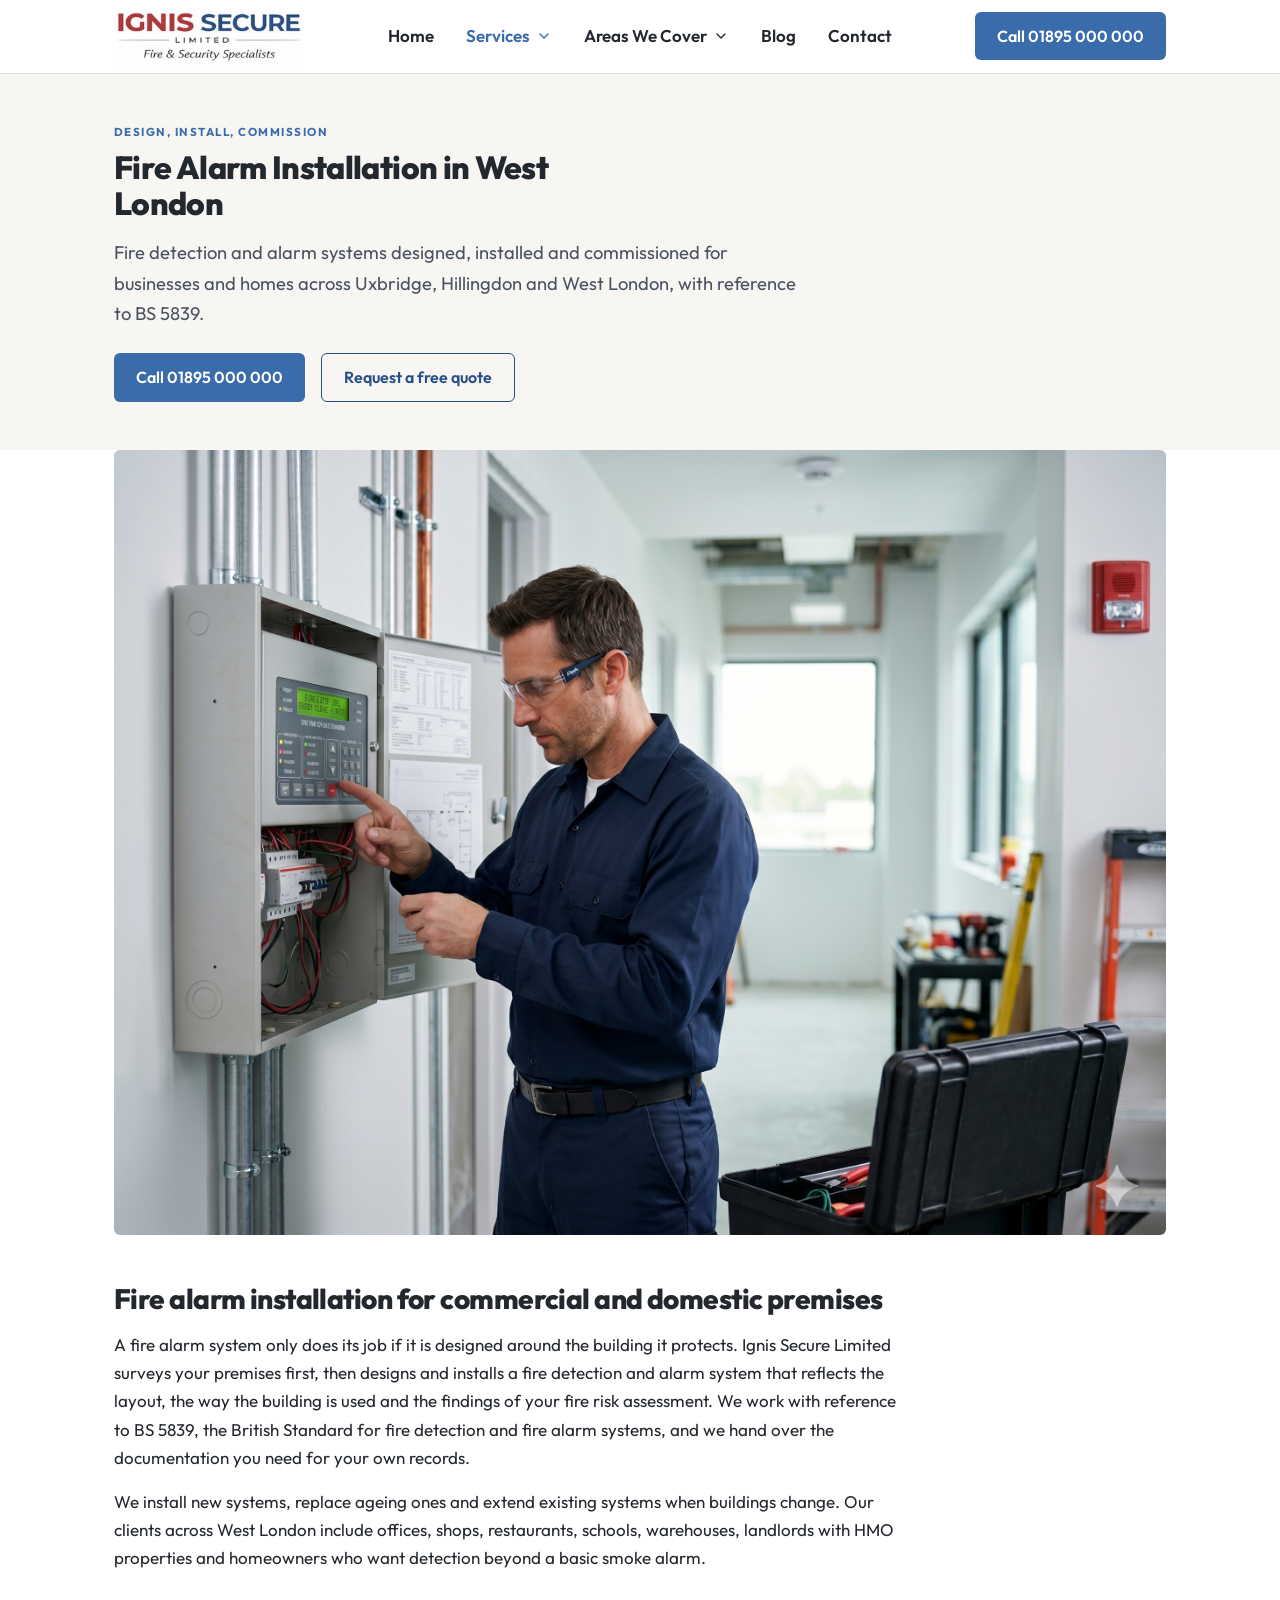
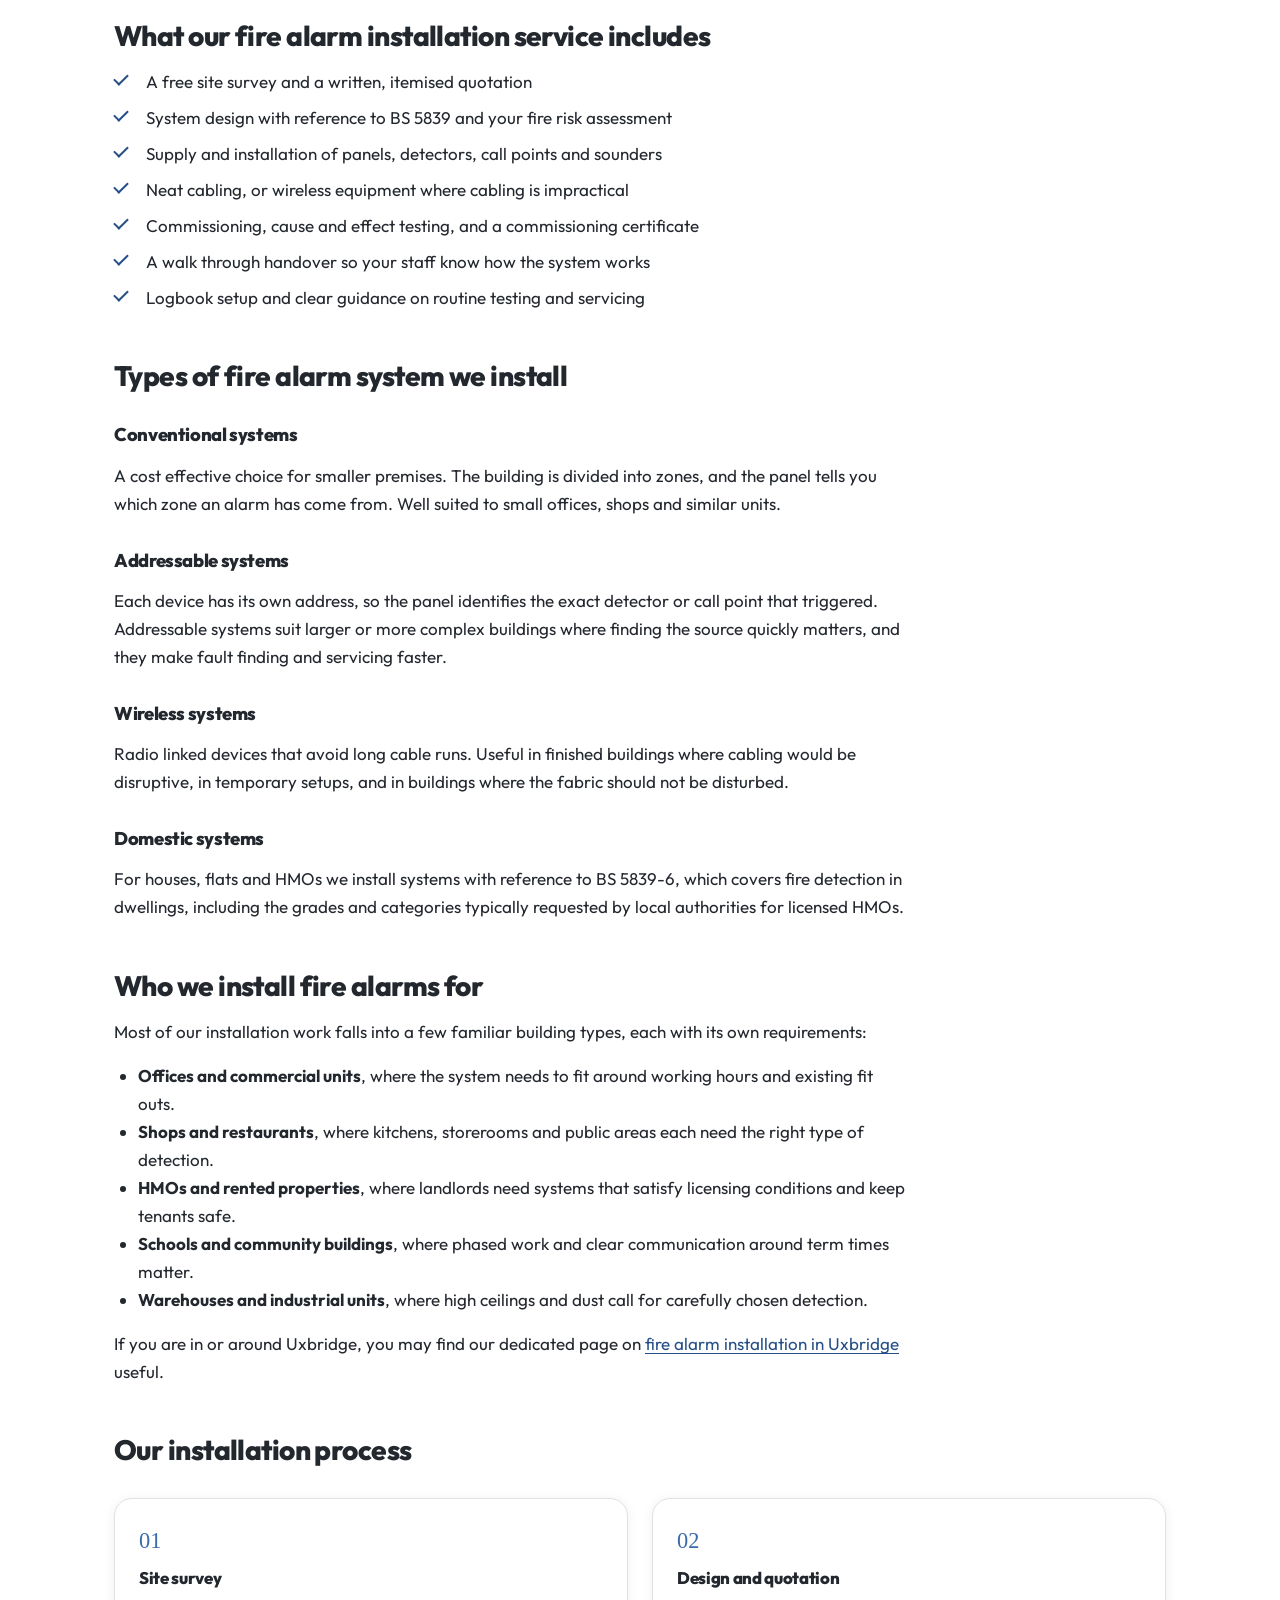
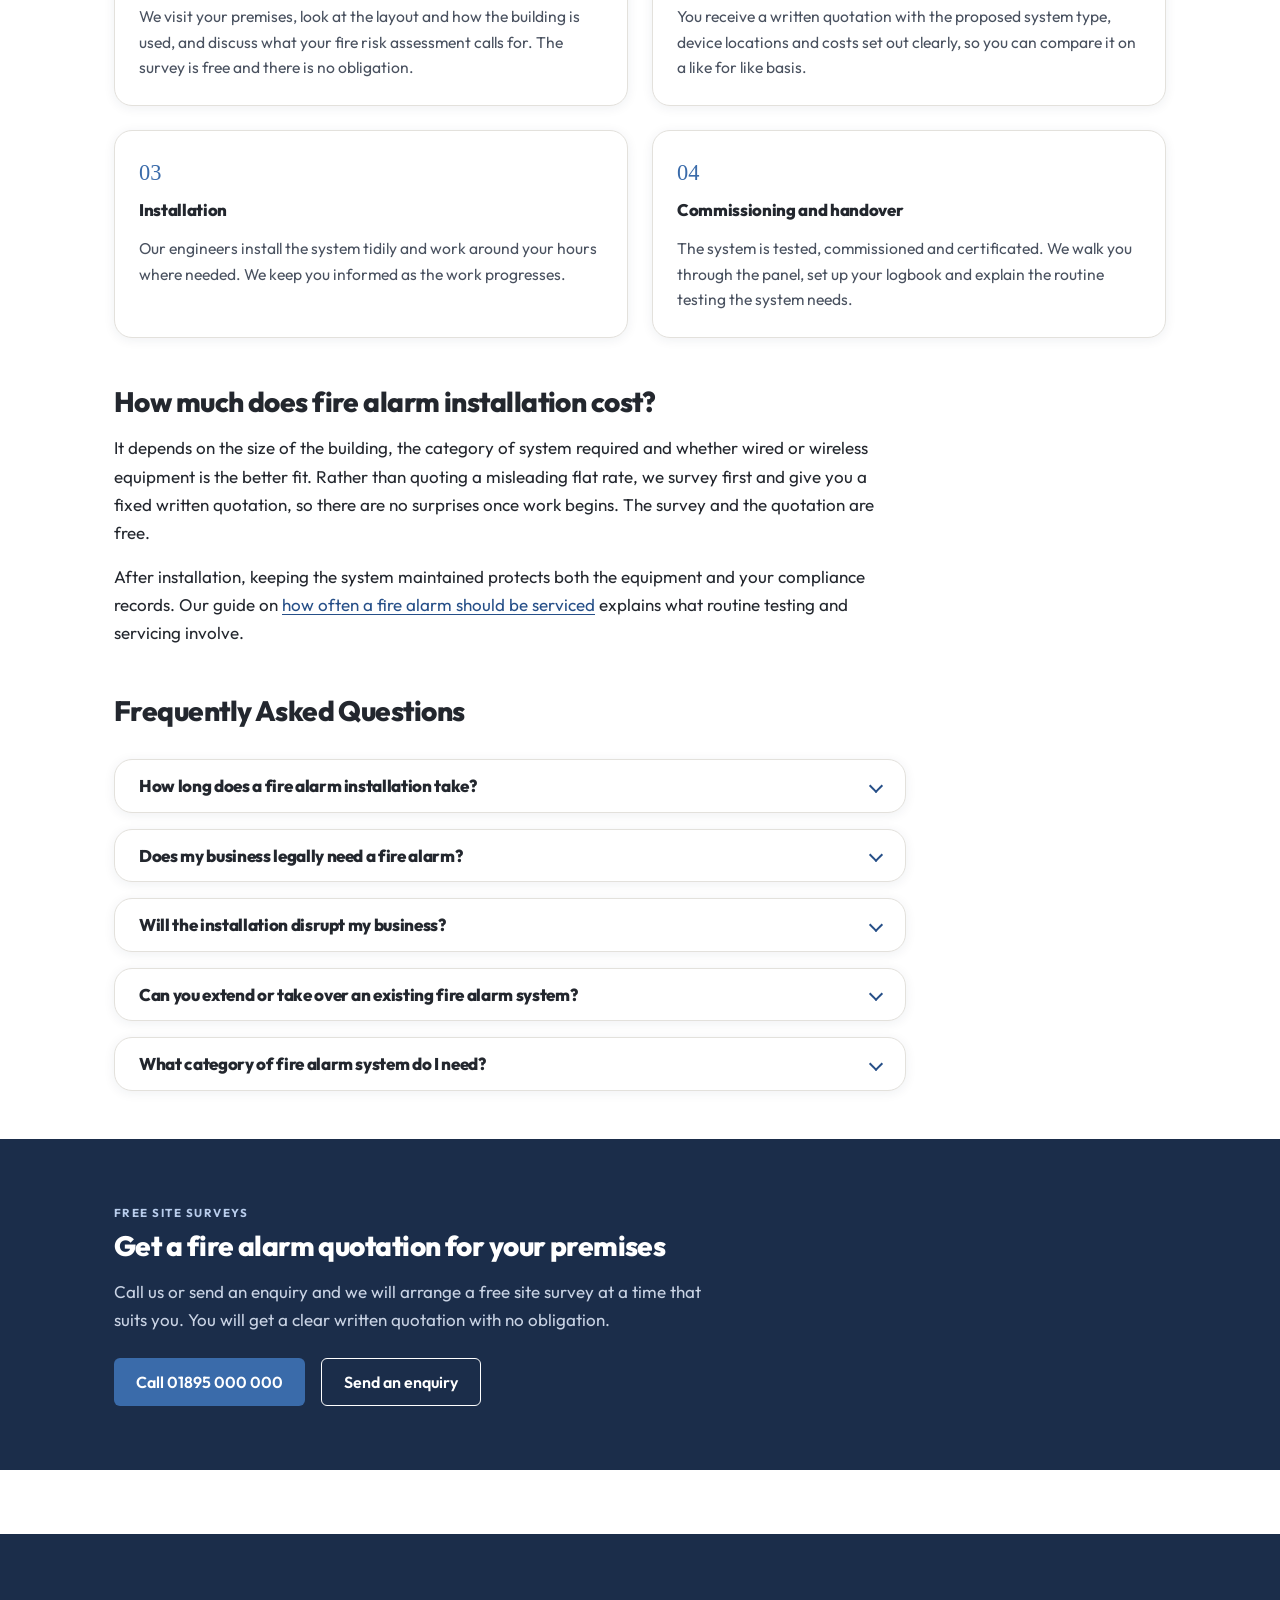
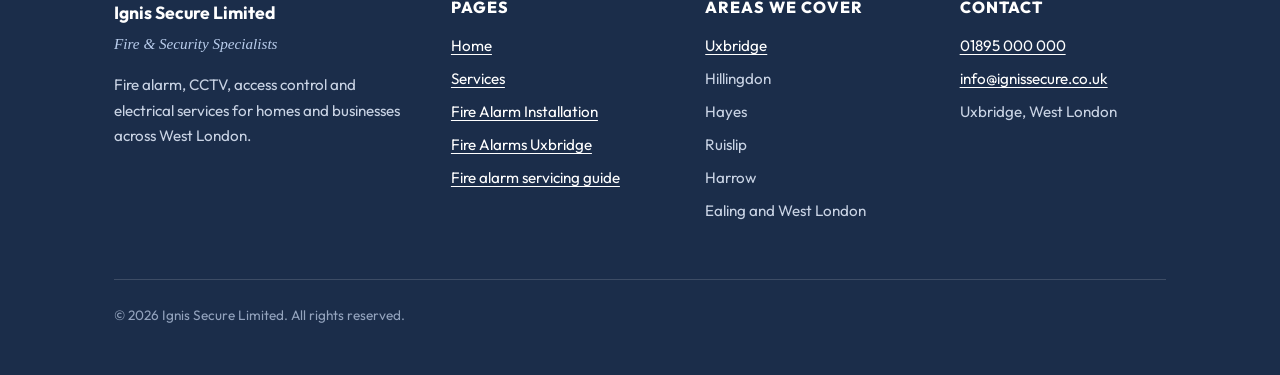
<file: fire-alarm-installation/index.html>
<!DOCTYPE html>
<html lang="en-GB">
<head>
  <meta charset="UTF-8">
  <meta name="viewport" content="width=device-width, initial-scale=1">
  <title>Fire Alarm Installation West London | Ignis Secure</title>
  <meta name="description" content="Commercial &amp; domestic fire alarm installation to BS 5839. Design, install, commission &amp; certificate. Free quotes across West London.">
  <link rel="canonical" href="https://www.ignissecure.co.uk/fire-alarm-installation/">
  <link rel="icon" href="/assets/img/favicon.svg" type="image/svg+xml">
  <link rel="preconnect" href="https://fonts.googleapis.com">
  <link rel="preconnect" href="https://fonts.gstatic.com" crossorigin>
  <link href="https://fonts.googleapis.com/css2?family=Outfit:wght@400;600;700;800&display=swap" rel="stylesheet">
  <link rel="stylesheet" href="/assets/css/style.css?v=5">
  <meta property="og:type" content="website">
  <meta property="og:title" content="Fire Alarm Installation West London | Ignis Secure">
  <meta property="og:description" content="Design, installation and commissioning of fire detection and alarm systems for businesses and homes across West London.">
  <meta property="og:url" content="https://www.ignissecure.co.uk/fire-alarm-installation/">
  <meta property="og:image" content="https://www.ignissecure.co.uk/assets/img/ignis-secure-logo.png">
  <script type="application/ld+json">
  {
    "@context": "https://schema.org",
    "@type": "Service",
    "@id": "https://www.ignissecure.co.uk/fire-alarm-installation/#service",
    "name": "Fire Alarm Installation",
    "serviceType": "Fire alarm installation",
    "description": "Design, installation, commissioning and handover of fire detection and alarm systems for commercial and domestic premises, with reference to BS 5839.",
    "url": "https://www.ignissecure.co.uk/fire-alarm-installation/",
    "areaServed": ["West London", "Uxbridge", "Hillingdon", "Hayes", "Ruislip", "Harrow", "Ealing"],
    "provider": {
      "@type": "LocalBusiness",
      "@id": "https://www.ignissecure.co.uk/#business",
      "name": "Ignis Secure Limited",
      "telephone": "+441895000000",
      "url": "https://www.ignissecure.co.uk/"
    }
  }
  </script>
  <script type="application/ld+json">
  {
    "@context": "https://schema.org",
    "@type": "FAQPage",
    "mainEntity": [
      {
        "@type": "Question",
        "name": "How long does a fire alarm installation take?",
        "acceptedAnswer": {
          "@type": "Answer",
          "text": "It depends on the size of the building and the type of system. A small office or shop can often be completed in one to two days, while larger or multi floor premises take longer. We confirm a realistic timescale in your quotation and agree working hours that suit you."
        }
      },
      {
        "@type": "Question",
        "name": "Does my business legally need a fire alarm?",
        "acceptedAnswer": {
          "@type": "Answer",
          "text": "In England and Wales the Regulatory Reform (Fire Safety) Order 2005 requires the responsible person for a non domestic premises to have appropriate fire detection and warning arrangements in place. What is appropriate depends on your fire risk assessment. We can survey your premises and explain what your assessment is likely to call for, but the fire risk assessment itself remains the deciding document."
        }
      },
      {
        "@type": "Question",
        "name": "Will the installation disrupt my business?",
        "acceptedAnswer": {
          "@type": "Answer",
          "text": "We plan installations to keep disruption to a minimum. That can mean working outside your opening hours, phasing the work area by area, or using wireless equipment where running cables would be intrusive. We agree the approach with you before work starts."
        }
      },
      {
        "@type": "Question",
        "name": "Can you extend or take over an existing fire alarm system?",
        "acceptedAnswer": {
          "@type": "Answer",
          "text": "In many cases, yes. If your existing panel and devices are serviceable we can often extend the system to cover new areas, replace faulty devices or take over routine servicing. We start with an inspection of the current system and give you an honest view on whether extending it or replacing it is the better value option."
        }
      },
      {
        "@type": "Question",
        "name": "What category of fire alarm system do I need?",
        "acceptedAnswer": {
          "@type": "Answer",
          "text": "BS 5839-1 describes categories of system for non domestic buildings, from category M manual systems through to L1, which provides automatic detection throughout the building. The right category for your premises is normally identified by your fire risk assessment. During the site survey we explain the options in plain English and design the system to match."
        }
      }
    ]
  }
  </script>
</head>
<body>
  <a class="skip-link" href="#main">Skip to main content</a>

  <header class="site-header">
    <div class="container header-inner">
      <a class="logo-link" href="/" aria-label="Ignis Secure Limited home">
        <picture>
          <source srcset="/assets/img/ignis-secure-logo.webp" type="image/webp">
          <img src="/assets/img/ignis-secure-logo.png" alt="Ignis Secure Limited, Fire and Security Specialists" width="560" height="166">
        </picture>
      </a>
      <button class="nav-toggle" type="button" aria-expanded="false" aria-controls="site-nav">
        <svg viewBox="0 0 24 24" fill="none" stroke="currentColor" stroke-width="2" stroke-linecap="round" aria-hidden="true"><line x1="3" y1="6" x2="21" y2="6"/><line x1="3" y1="12" x2="21" y2="12"/><line x1="3" y1="18" x2="21" y2="18"/></svg>
        <span>Menu</span>
      </button>
      <nav id="site-nav" class="site-nav" aria-label="Main navigation">
        <ul class="nav-menu">
          <li><a href="/">Home</a></li>
          <li class="has-submenu">
            <button type="button" class="submenu-toggle current" aria-expanded="false" aria-controls="submenu-services">
              Services
              <svg viewBox="0 0 24 24" fill="none" stroke="currentColor" stroke-width="2" stroke-linecap="round" stroke-linejoin="round" aria-hidden="true"><polyline points="6 9 12 15 18 9"/></svg>
            </button>
            <ul id="submenu-services" class="submenu">
              <li><a href="/services/">All Services</a></li>
              <li><a href="/fire-alarm-installation/" aria-current="page">Fire Alarm Installation</a></li>
              <li><span class="submenu-soon" aria-disabled="true">Fire Alarm Maintenance <em>Soon</em></span></li>
              <li><span class="submenu-soon" aria-disabled="true">CCTV Installation <em>Soon</em></span></li>
              <li><span class="submenu-soon" aria-disabled="true">Access Control <em>Soon</em></span></li>
              <li><span class="submenu-soon" aria-disabled="true">Electrical Services <em>Soon</em></span></li>
            </ul>
          </li>
          <li class="has-submenu">
            <button type="button" class="submenu-toggle" aria-expanded="false" aria-controls="submenu-areas">
              Areas We Cover
              <svg viewBox="0 0 24 24" fill="none" stroke="currentColor" stroke-width="2" stroke-linecap="round" stroke-linejoin="round" aria-hidden="true"><polyline points="6 9 12 15 18 9"/></svg>
            </button>
            <ul id="submenu-areas" class="submenu">
              <li><a href="/areas/">All Areas</a></li>
              <li><a href="/fire-alarm-installation-uxbridge/">Uxbridge</a></li>
              <li><span class="submenu-soon" aria-disabled="true">Hillingdon <em>Soon</em></span></li>
              <li><span class="submenu-soon" aria-disabled="true">Hayes <em>Soon</em></span></li>
              <li><span class="submenu-soon" aria-disabled="true">West Drayton <em>Soon</em></span></li>
              <li><span class="submenu-soon" aria-disabled="true">Yiewsley <em>Soon</em></span></li>
              <li><span class="submenu-soon" aria-disabled="true">Ruislip <em>Soon</em></span></li>
              <li><span class="submenu-soon" aria-disabled="true">Ickenham <em>Soon</em></span></li>
              <li><span class="submenu-soon" aria-disabled="true">Eastcote <em>Soon</em></span></li>
              <li><span class="submenu-soon" aria-disabled="true">Northwood <em>Soon</em></span></li>
              <li><span class="submenu-soon" aria-disabled="true">Harefield <em>Soon</em></span></li>
              <li><span class="submenu-soon" aria-disabled="true">Pinner <em>Soon</em></span></li>
              <li><span class="submenu-soon" aria-disabled="true">Harrow <em>Soon</em></span></li>
              <li><span class="submenu-soon" aria-disabled="true">Greenford <em>Soon</em></span></li>
              <li><span class="submenu-soon" aria-disabled="true">Southall <em>Soon</em></span></li>
              <li><span class="submenu-soon" aria-disabled="true">Ealing <em>Soon</em></span></li>
              <li><span class="submenu-soon" aria-disabled="true">Hounslow <em>Soon</em></span></li>
            </ul>
          </li>
          <li><a href="/blog/">Blog</a></li>
          <li><a href="/#contact">Contact</a></li>
        </ul>
      </nav>
      <a class="btn btn-primary header-cta" href="tel:+441895000000">Call 01895 000 000</a>
    </div>
  </header>

  <main id="main">

    <div class="page-head">
      <div class="container">
        <span class="kicker">Design, install, commission</span>
        <h1>Fire Alarm Installation in West London</h1>
        <p class="lead">Fire detection and alarm systems designed, installed and commissioned for businesses and homes across Uxbridge, Hillingdon and West London, with reference to BS 5839.</p>
        <div class="hero-actions">
          <a class="btn btn-primary" href="tel:+441895000000">Call 01895 000 000</a>
          <a class="btn btn-quiet" href="/#contact">Request a free quote</a>
        </div>
      </div>
    </div>

    <div class="container">
      <figure class="feature-img"><img src="/assets/img/fire-alarm-installation.png" alt="Fire alarm control panel installation by Ignis Secure" width="900" height="600"></figure>
      <div class="prose">

        <h2>Fire alarm installation for commercial and domestic premises</h2>
        <p>A fire alarm system only does its job if it is designed around the building it protects. Ignis Secure Limited surveys your premises first, then designs and installs a fire detection and alarm system that reflects the layout, the way the building is used and the findings of your fire risk assessment. We work with reference to BS 5839, the British Standard for fire detection and fire alarm systems, and we hand over the documentation you need for your own records.</p>
        <p>We install new systems, replace ageing ones and extend existing systems when buildings change. Our clients across West London include offices, shops, restaurants, schools, warehouses, landlords with HMO properties and homeowners who want detection beyond a basic smoke alarm.</p>

        <h2>What our fire alarm installation service includes</h2>
        <ul class="check-list">
          <li>A free site survey and a written, itemised quotation</li>
          <li>System design with reference to BS 5839 and your fire risk assessment</li>
          <li>Supply and installation of panels, detectors, call points and sounders</li>
          <li>Neat cabling, or wireless equipment where cabling is impractical</li>
          <li>Commissioning, cause and effect testing, and a commissioning certificate</li>
          <li>A walk through handover so your staff know how the system works</li>
          <li>Logbook setup and clear guidance on routine testing and servicing</li>
        </ul>

        <h2>Types of fire alarm system we install</h2>
        <h3>Conventional systems</h3>
        <p>A cost effective choice for smaller premises. The building is divided into zones, and the panel tells you which zone an alarm has come from. Well suited to small offices, shops and similar units.</p>
        <h3>Addressable systems</h3>
        <p>Each device has its own address, so the panel identifies the exact detector or call point that triggered. Addressable systems suit larger or more complex buildings where finding the source quickly matters, and they make fault finding and servicing faster.</p>
        <h3>Wireless systems</h3>
        <p>Radio linked devices that avoid long cable runs. Useful in finished buildings where cabling would be disruptive, in temporary setups, and in buildings where the fabric should not be disturbed.</p>
        <h3>Domestic systems</h3>
        <p>For houses, flats and HMOs we install systems with reference to BS 5839-6, which covers fire detection in dwellings, including the grades and categories typically requested by local authorities for licensed HMOs.</p>

        <h2>Who we install fire alarms for</h2>
        <p>Most of our installation work falls into a few familiar building types, each with its own requirements:</p>
        <ul>
          <li><strong>Offices and commercial units</strong>, where the system needs to fit around working hours and existing fit outs.</li>
          <li><strong>Shops and restaurants</strong>, where kitchens, storerooms and public areas each need the right type of detection.</li>
          <li><strong>HMOs and rented properties</strong>, where landlords need systems that satisfy licensing conditions and keep tenants safe.</li>
          <li><strong>Schools and community buildings</strong>, where phased work and clear communication around term times matter.</li>
          <li><strong>Warehouses and industrial units</strong>, where high ceilings and dust call for carefully chosen detection.</li>
        </ul>
        <p>If you are in or around Uxbridge, you may find our dedicated page on <a href="/fire-alarm-installation-uxbridge/">fire alarm installation in Uxbridge</a> useful.</p>

        <h2>Our installation process</h2>
      </div>

      <ol class="steps">
        <li>
          <h3>Site survey</h3>
          <p>We visit your premises, look at the layout and how the building is used, and discuss what your fire risk assessment calls for. The survey is free and there is no obligation.</p>
        </li>
        <li>
          <h3>Design and quotation</h3>
          <p>You receive a written quotation with the proposed system type, device locations and costs set out clearly, so you can compare it on a like for like basis.</p>
        </li>
        <li>
          <h3>Installation</h3>
          <p>Our engineers install the system tidily and work around your hours where needed. We keep you informed as the work progresses.</p>
        </li>
        <li>
          <h3>Commissioning and handover</h3>
          <p>The system is tested, commissioned and certificated. We walk you through the panel, set up your logbook and explain the routine testing the system needs.</p>
        </li>
      </ol>

      <div class="prose">
        <h2>How much does fire alarm installation cost?</h2>
        <p>It depends on the size of the building, the category of system required and whether wired or wireless equipment is the better fit. Rather than quoting a misleading flat rate, we survey first and give you a fixed written quotation, so there are no surprises once work begins. The survey and the quotation are free.</p>
        <p>After installation, keeping the system maintained protects both the equipment and your compliance records. Our guide on <a href="/blog/how-often-should-a-fire-alarm-be-serviced/">how often a fire alarm should be serviced</a> explains what routine testing and servicing involve.</p>

        <h2>Frequently Asked Questions</h2>
        <div class="faq-list">
          <details>
            <summary><h3 style="margin:0;font-size:inherit;">How long does a fire alarm installation take?</h3></summary>
            <div class="faq-answer">
              <p>It depends on the size of the building and the type of system. A small office or shop can often be completed in one to two days, while larger or multi floor premises take longer. We confirm a realistic timescale in your quotation and agree working hours that suit you.</p>
            </div>
          </details>
          <details>
            <summary><h3 style="margin:0;font-size:inherit;">Does my business legally need a fire alarm?</h3></summary>
            <div class="faq-answer">
              <p>In England and Wales the Regulatory Reform (Fire Safety) Order 2005 requires the responsible person for a non domestic premises to have appropriate fire detection and warning arrangements in place. What is appropriate depends on your fire risk assessment. We can survey your premises and explain what your assessment is likely to call for, but the fire risk assessment itself remains the deciding document.</p>
            </div>
          </details>
          <details>
            <summary><h3 style="margin:0;font-size:inherit;">Will the installation disrupt my business?</h3></summary>
            <div class="faq-answer">
              <p>We plan installations to keep disruption to a minimum. That can mean working outside your opening hours, phasing the work area by area, or using wireless equipment where running cables would be intrusive. We agree the approach with you before work starts.</p>
            </div>
          </details>
          <details>
            <summary><h3 style="margin:0;font-size:inherit;">Can you extend or take over an existing fire alarm system?</h3></summary>
            <div class="faq-answer">
              <p>In many cases, yes. If your existing panel and devices are serviceable we can often extend the system to cover new areas, replace faulty devices or take over routine servicing. We start with an inspection of the current system and give you an honest view on whether extending it or replacing it is the better value option.</p>
            </div>
          </details>
          <details>
            <summary><h3 style="margin:0;font-size:inherit;">What category of fire alarm system do I need?</h3></summary>
            <div class="faq-answer">
              <p>BS 5839-1 describes categories of system for non domestic buildings, from category M manual systems through to L1, which provides automatic detection throughout the building. The right category for your premises is normally identified by your fire risk assessment. During the site survey we explain the options in plain English and design the system to match.</p>
            </div>
          </details>
        </div>
      </div>
    </div>

    <section class="cta-band" style="margin-top:48px;">
      <div class="container">
        <span class="kicker">Free site surveys</span>
        <h2>Get a fire alarm quotation for your premises</h2>
        <p>Call us or send an enquiry and we will arrange a free site survey at a time that suits you. You will get a clear written quotation with no obligation.</p>
        <div class="hero-actions">
          <a class="btn btn-primary" href="tel:+441895000000">Call 01895 000 000</a>
          <a class="btn btn-quiet" href="/#contact" style="color:#fff;border-color:#fff;">Send an enquiry</a>
        </div>
      </div>
    </section>

  </main>

  <footer class="site-footer">
    <div class="container">
      <div class="footer-grid">
        <div class="footer-brand">
          <p style="color:#fff;font-weight:700;font-size:1.1rem;margin-bottom:4px;">Ignis Secure Limited</p>
          <p class="footer-tagline">Fire &amp; Security Specialists</p>
          <p>Fire alarm, CCTV, access control and electrical services for homes and businesses across West London.</p>
        </div>
        <div>
          <h2>Pages</h2>
          <ul>
            <li><a href="/">Home</a></li>
            <li><a href="/services/">Services</a></li>
            <li><a href="/fire-alarm-installation/">Fire Alarm Installation</a></li>
            <li><a href="/fire-alarm-installation-uxbridge/">Fire Alarms Uxbridge</a></li>
            <li><a href="/blog/how-often-should-a-fire-alarm-be-serviced/">Fire alarm servicing guide</a></li>
          </ul>
        </div>
        <div>
          <h2>Areas we cover</h2>
          <ul>
            <li><a href="/fire-alarm-installation-uxbridge/">Uxbridge</a></li>
            <li>Hillingdon</li>
            <li>Hayes</li>
            <li>Ruislip</li>
            <li>Harrow</li>
            <li>Ealing and West London</li>
          </ul>
        </div>
        <div>
          <h2>Contact</h2>
          <ul>
            <li><a href="tel:+441895000000">01895 000 000</a></li>
            <li><a href="mailto:info@ignissecure.co.uk">info@ignissecure.co.uk</a></li>
            <li>Uxbridge, West London</li>
          </ul>
        </div>
      </div>
      <div class="footer-bottom">
        <p>&copy; 2026 Ignis Secure Limited. All rights reserved.</p>
      </div>
    </div>
  </footer>

  <script src="/assets/js/main.js?v=4" defer></script>
</body>
</html>
</file>
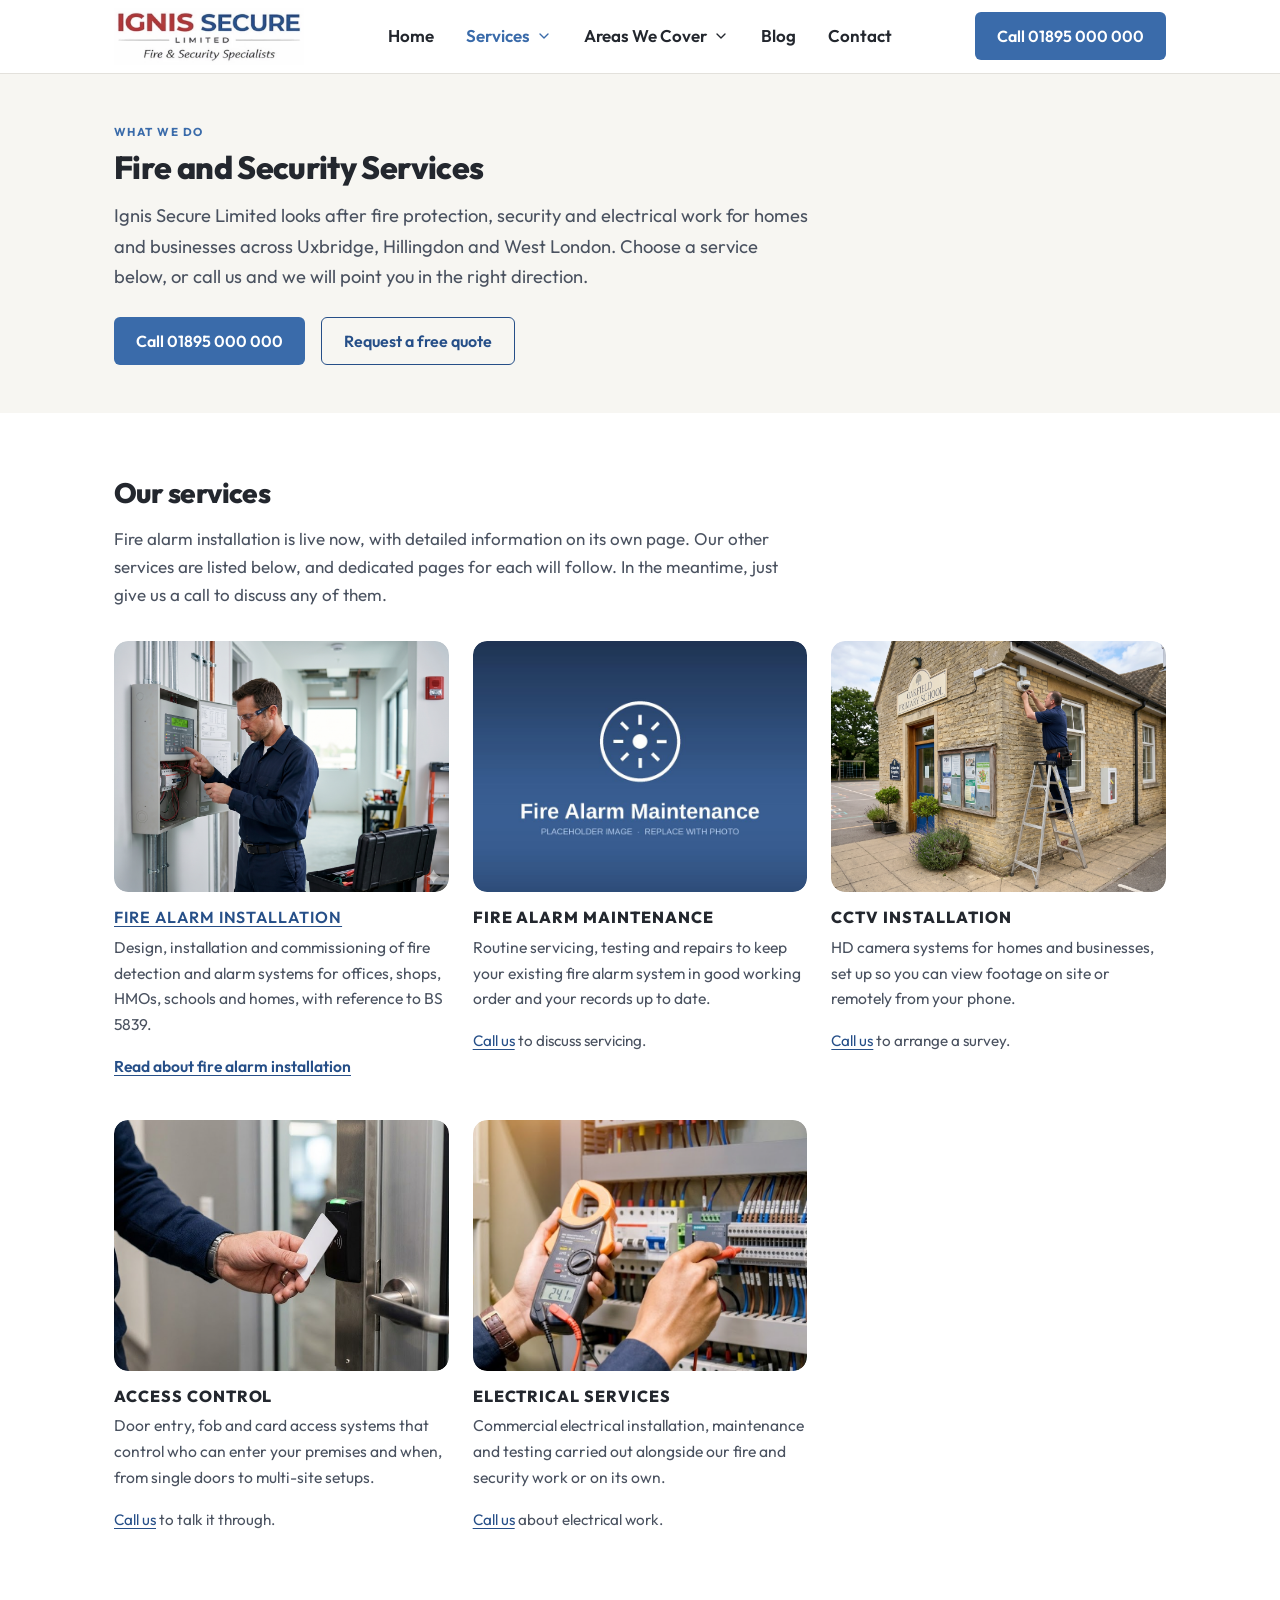
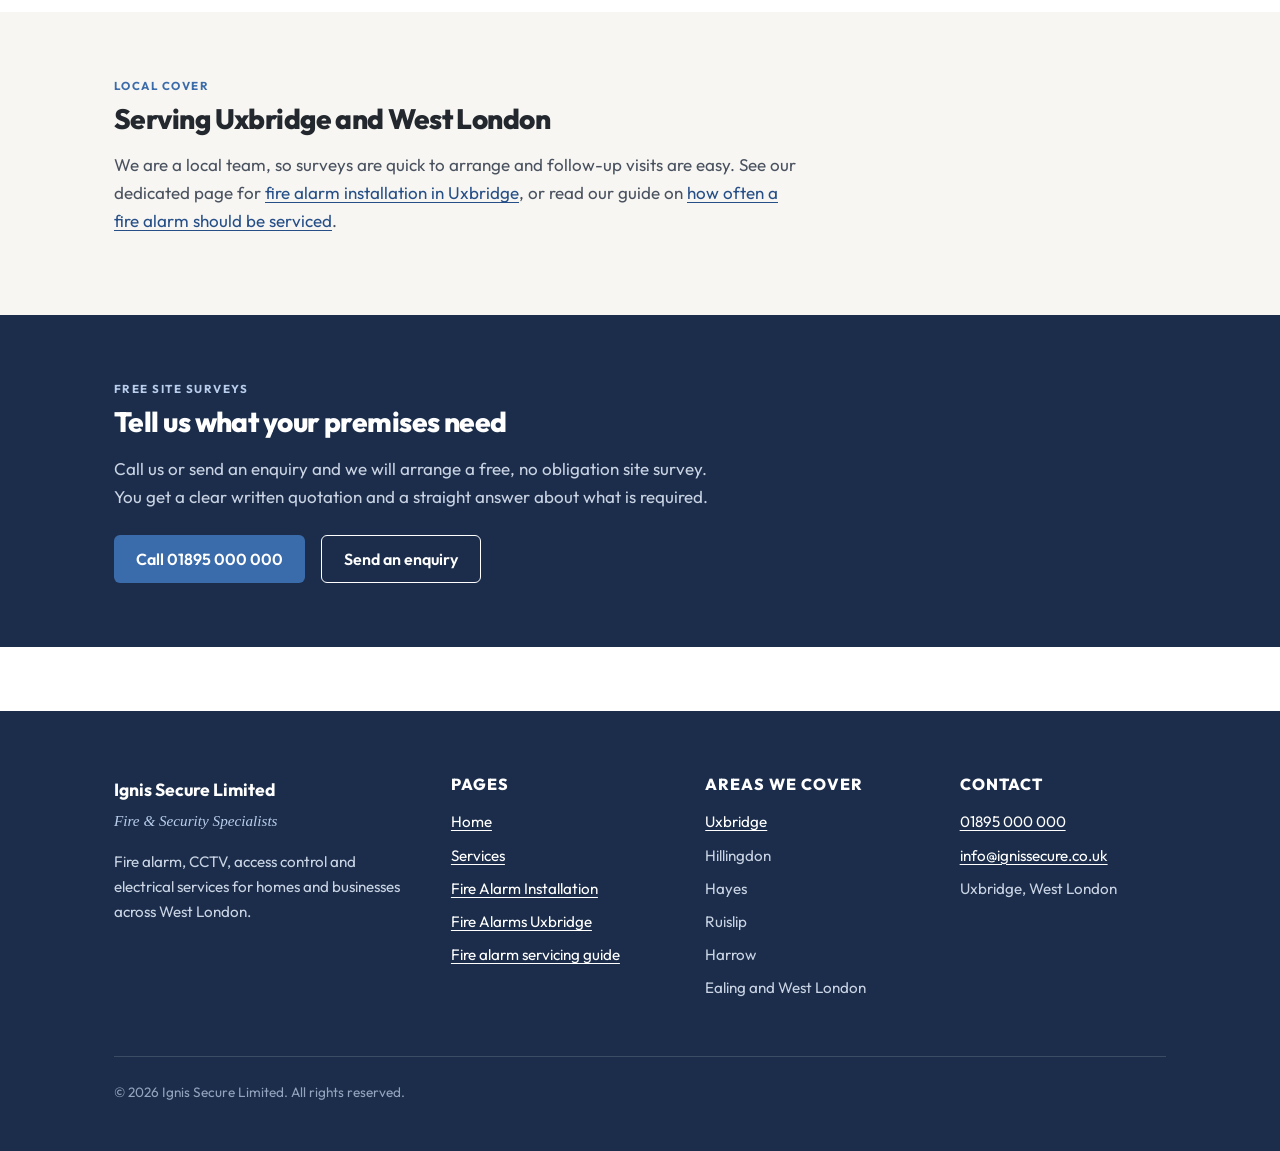
<file: services/index.html>
<!DOCTYPE html>
<html lang="en-GB">
<head>
  <meta charset="UTF-8">
  <meta name="viewport" content="width=device-width, initial-scale=1">
  <title>Fire &amp; Security Services West London | Ignis Secure</title>
  <meta name="description" content="Fire alarm, CCTV, access control and electrical services for homes and businesses across Uxbridge and West London. Free site surveys.">
  <link rel="canonical" href="https://www.ignissecure.co.uk/services/">
  <link rel="icon" href="/assets/img/favicon.svg" type="image/svg+xml">
  <link rel="preconnect" href="https://fonts.googleapis.com">
  <link rel="preconnect" href="https://fonts.gstatic.com" crossorigin>
  <link href="https://fonts.googleapis.com/css2?family=Outfit:wght@400;600;700;800&display=swap" rel="stylesheet">
  <link rel="stylesheet" href="/assets/css/style.css?v=5">
  <meta property="og:type" content="website">
  <meta property="og:title" content="Fire &amp; Security Services West London | Ignis Secure">
  <meta property="og:description" content="Fire alarm, CCTV, access control and electrical services for homes and businesses across West London.">
  <meta property="og:url" content="https://www.ignissecure.co.uk/services/">
  <meta property="og:image" content="https://www.ignissecure.co.uk/assets/img/ignis-secure-logo.png">
  <script type="application/ld+json">
  {
    "@context": "https://schema.org",
    "@type": "BreadcrumbList",
    "itemListElement": [
      {
        "@type": "ListItem",
        "position": 1,
        "name": "Home",
        "item": "https://www.ignissecure.co.uk/"
      },
      {
        "@type": "ListItem",
        "position": 2,
        "name": "Services",
        "item": "https://www.ignissecure.co.uk/services/"
      }
    ]
  }
  </script>
</head>
<body>
  <a class="skip-link" href="#main">Skip to main content</a>

  <header class="site-header">
    <div class="container header-inner">
      <a class="logo-link" href="/" aria-label="Ignis Secure Limited home">
        <picture>
          <source srcset="/assets/img/ignis-secure-logo.webp" type="image/webp">
          <img src="/assets/img/ignis-secure-logo.png" alt="Ignis Secure Limited, Fire and Security Specialists" width="560" height="166">
        </picture>
      </a>
      <button class="nav-toggle" type="button" aria-expanded="false" aria-controls="site-nav">
        <svg viewBox="0 0 24 24" fill="none" stroke="currentColor" stroke-width="2" stroke-linecap="round" aria-hidden="true"><line x1="3" y1="6" x2="21" y2="6"/><line x1="3" y1="12" x2="21" y2="12"/><line x1="3" y1="18" x2="21" y2="18"/></svg>
        <span>Menu</span>
      </button>
      <nav id="site-nav" class="site-nav" aria-label="Main navigation">
        <ul class="nav-menu">
          <li><a href="/">Home</a></li>
          <li class="has-submenu">
            <button type="button" class="submenu-toggle current" aria-expanded="false" aria-controls="submenu-services">
              Services
              <svg viewBox="0 0 24 24" fill="none" stroke="currentColor" stroke-width="2" stroke-linecap="round" stroke-linejoin="round" aria-hidden="true"><polyline points="6 9 12 15 18 9"/></svg>
            </button>
            <ul id="submenu-services" class="submenu">
              <li><a href="/services/" aria-current="page">All Services</a></li>
              <li><a href="/fire-alarm-installation/">Fire Alarm Installation</a></li>
              <li><span class="submenu-soon" aria-disabled="true">Fire Alarm Maintenance <em>Soon</em></span></li>
              <li><span class="submenu-soon" aria-disabled="true">CCTV Installation <em>Soon</em></span></li>
              <li><span class="submenu-soon" aria-disabled="true">Access Control <em>Soon</em></span></li>
              <li><span class="submenu-soon" aria-disabled="true">Electrical Services <em>Soon</em></span></li>
            </ul>
          </li>
          <li class="has-submenu">
            <button type="button" class="submenu-toggle" aria-expanded="false" aria-controls="submenu-areas">
              Areas We Cover
              <svg viewBox="0 0 24 24" fill="none" stroke="currentColor" stroke-width="2" stroke-linecap="round" stroke-linejoin="round" aria-hidden="true"><polyline points="6 9 12 15 18 9"/></svg>
            </button>
            <ul id="submenu-areas" class="submenu">
              <li><a href="/#areas">All Areas</a></li>
              <li><a href="/fire-alarm-installation-uxbridge/">Uxbridge</a></li>
              <li><span class="submenu-soon" aria-disabled="true">Hillingdon <em>Soon</em></span></li>
              <li><span class="submenu-soon" aria-disabled="true">Hayes <em>Soon</em></span></li>
              <li><span class="submenu-soon" aria-disabled="true">West Drayton <em>Soon</em></span></li>
              <li><span class="submenu-soon" aria-disabled="true">Yiewsley <em>Soon</em></span></li>
              <li><span class="submenu-soon" aria-disabled="true">Ruislip <em>Soon</em></span></li>
              <li><span class="submenu-soon" aria-disabled="true">Ickenham <em>Soon</em></span></li>
              <li><span class="submenu-soon" aria-disabled="true">Eastcote <em>Soon</em></span></li>
              <li><span class="submenu-soon" aria-disabled="true">Northwood <em>Soon</em></span></li>
              <li><span class="submenu-soon" aria-disabled="true">Harefield <em>Soon</em></span></li>
              <li><span class="submenu-soon" aria-disabled="true">Pinner <em>Soon</em></span></li>
              <li><span class="submenu-soon" aria-disabled="true">Harrow <em>Soon</em></span></li>
              <li><span class="submenu-soon" aria-disabled="true">Greenford <em>Soon</em></span></li>
              <li><span class="submenu-soon" aria-disabled="true">Southall <em>Soon</em></span></li>
              <li><span class="submenu-soon" aria-disabled="true">Ealing <em>Soon</em></span></li>
              <li><span class="submenu-soon" aria-disabled="true">Hounslow <em>Soon</em></span></li>
            </ul>
          </li>
          <li><a href="/blog/">Blog</a></li>
          <li><a href="/#contact">Contact</a></li>
        </ul>
      </nav>
      <a class="btn btn-primary header-cta" href="tel:+441895000000">Call 01895 000 000</a>
    </div>
  </header>

  <main id="main">

    <div class="page-head">
      <div class="container">
        <span class="kicker">What we do</span>
        <h1>Fire and Security Services</h1>
        <p class="lead">Ignis Secure Limited looks after fire protection, security and electrical work for homes and businesses across Uxbridge, Hillingdon and West London. Choose a service below, or call us and we will point you in the right direction.</p>
        <div class="hero-actions">
          <a class="btn btn-primary" href="tel:+441895000000">Call 01895 000 000</a>
          <a class="btn btn-quiet" href="/#contact">Request a free quote</a>
        </div>
      </div>
    </div>

    <section class="section" aria-labelledby="services-heading">
      <div class="container">
        <h2 id="services-heading" style="margin-top:0;">Our services</h2>
        <p class="section-intro">Fire alarm installation is live now, with detailed information on its own page. Our other services are listed below, and dedicated pages for each will follow. In the meantime, just give us a call to discuss any of them.</p>
        <div class="card-grid card-grid-3">

          <div class="card">
            <div class="card-media"><img src="/assets/img/fire-alarm-installation.png" alt="Fire alarm control panel installation" width="900" height="600" loading="lazy"></div>
            <h3><a class="card-link" href="/fire-alarm-installation/">Fire Alarm Installation</a></h3>
            <p>Design, installation and commissioning of fire detection and alarm systems for offices, shops, HMOs, schools and homes, with reference to BS 5839.</p>
            <p><a class="card-link" href="/fire-alarm-installation/">Read about fire alarm installation</a></p>
          </div>

          <div class="card">
            <div class="card-media"><img src="/assets/img/fire-alarm-maintenance.jpg" alt="Fire alarm maintenance and testing" width="900" height="600" loading="lazy"></div>
            <h3>Fire Alarm Maintenance</h3>
            <p>Routine servicing, testing and repairs to keep your existing fire alarm system in good working order and your records up to date.</p>
            <p class="card-note"><a href="tel:+441895000000">Call us</a> to discuss servicing.</p>
          </div>

          <div class="card">
            <div class="card-media"><img src="/assets/img/cctv-school.png" alt="CCTV camera being installed on a school building" width="900" height="600" loading="lazy"></div>
            <h3>CCTV Installation</h3>
            <p>HD camera systems for homes and businesses, set up so you can view footage on site or remotely from your phone.</p>
            <p class="card-note"><a href="tel:+441895000000">Call us</a> to arrange a survey.</p>
          </div>

          <div class="card">
            <div class="card-media"><img src="/assets/img/access-control.png" alt="Access control key card reader on office door" width="900" height="600" loading="lazy"></div>
            <h3>Access Control</h3>
            <p>Door entry, fob and card access systems that control who can enter your premises and when, from single doors to multi-site setups.</p>
            <p class="card-note"><a href="tel:+441895000000">Call us</a> to talk it through.</p>
          </div>

          <div class="card">
            <div class="card-media"><img src="/assets/img/electrical.png" alt="Electrician testing a commercial distribution board" width="900" height="600" loading="lazy"></div>
            <h3>Electrical Services</h3>
            <p>Commercial electrical installation, maintenance and testing carried out alongside our fire and security work or on its own.</p>
            <p class="card-note"><a href="tel:+441895000000">Call us</a> about electrical work.</p>
          </div>

        </div>
      </div>
    </section>

    <section class="section section-wash" aria-labelledby="local-heading">
      <div class="container">
        <span class="kicker">Local cover</span>
        <h2 id="local-heading" style="margin-top:0;">Serving Uxbridge and West London</h2>
        <p class="section-intro">We are a local team, so surveys are quick to arrange and follow-up visits are easy. See our dedicated page for <a href="/fire-alarm-installation-uxbridge/">fire alarm installation in Uxbridge</a>, or read our guide on <a href="/blog/how-often-should-a-fire-alarm-be-serviced/">how often a fire alarm should be serviced</a>.</p>
      </div>
    </section>

    <section class="cta-band">
      <div class="container">
        <span class="kicker">Free site surveys</span>
        <h2>Tell us what your premises need</h2>
        <p>Call us or send an enquiry and we will arrange a free, no obligation site survey. You get a clear written quotation and a straight answer about what is required.</p>
        <div class="hero-actions">
          <a class="btn btn-primary" href="tel:+441895000000">Call 01895 000 000</a>
          <a class="btn btn-quiet" href="/#contact" style="color:#fff;border-color:#fff;">Send an enquiry</a>
        </div>
      </div>
    </section>

  </main>

  <footer class="site-footer">
    <div class="container">
      <div class="footer-grid">
        <div class="footer-brand">
          <p style="color:#fff;font-weight:700;font-size:1.1rem;margin-bottom:4px;">Ignis Secure Limited</p>
          <p class="footer-tagline">Fire &amp; Security Specialists</p>
          <p>Fire alarm, CCTV, access control and electrical services for homes and businesses across West London.</p>
        </div>
        <div>
          <h2>Pages</h2>
          <ul>
            <li><a href="/">Home</a></li>
            <li><a href="/services/">Services</a></li>
            <li><a href="/fire-alarm-installation/">Fire Alarm Installation</a></li>
            <li><a href="/fire-alarm-installation-uxbridge/">Fire Alarms Uxbridge</a></li>
            <li><a href="/blog/how-often-should-a-fire-alarm-be-serviced/">Fire alarm servicing guide</a></li>
          </ul>
        </div>
        <div>
          <h2>Areas we cover</h2>
          <ul>
            <li><a href="/fire-alarm-installation-uxbridge/">Uxbridge</a></li>
            <li>Hillingdon</li>
            <li>Hayes</li>
            <li>Ruislip</li>
            <li>Harrow</li>
            <li>Ealing and West London</li>
          </ul>
        </div>
        <div>
          <h2>Contact</h2>
          <ul>
            <li><a href="tel:+441895000000">01895 000 000</a></li>
            <li><a href="mailto:info@ignissecure.co.uk">info@ignissecure.co.uk</a></li>
            <li>Uxbridge, West London</li>
          </ul>
        </div>
      </div>
      <div class="footer-bottom">
        <p>&copy; 2026 Ignis Secure Limited. All rights reserved.</p>
      </div>
    </div>
  </footer>

  <script src="/assets/js/main.js?v=4" defer></script>
</body>
</html>
</file>
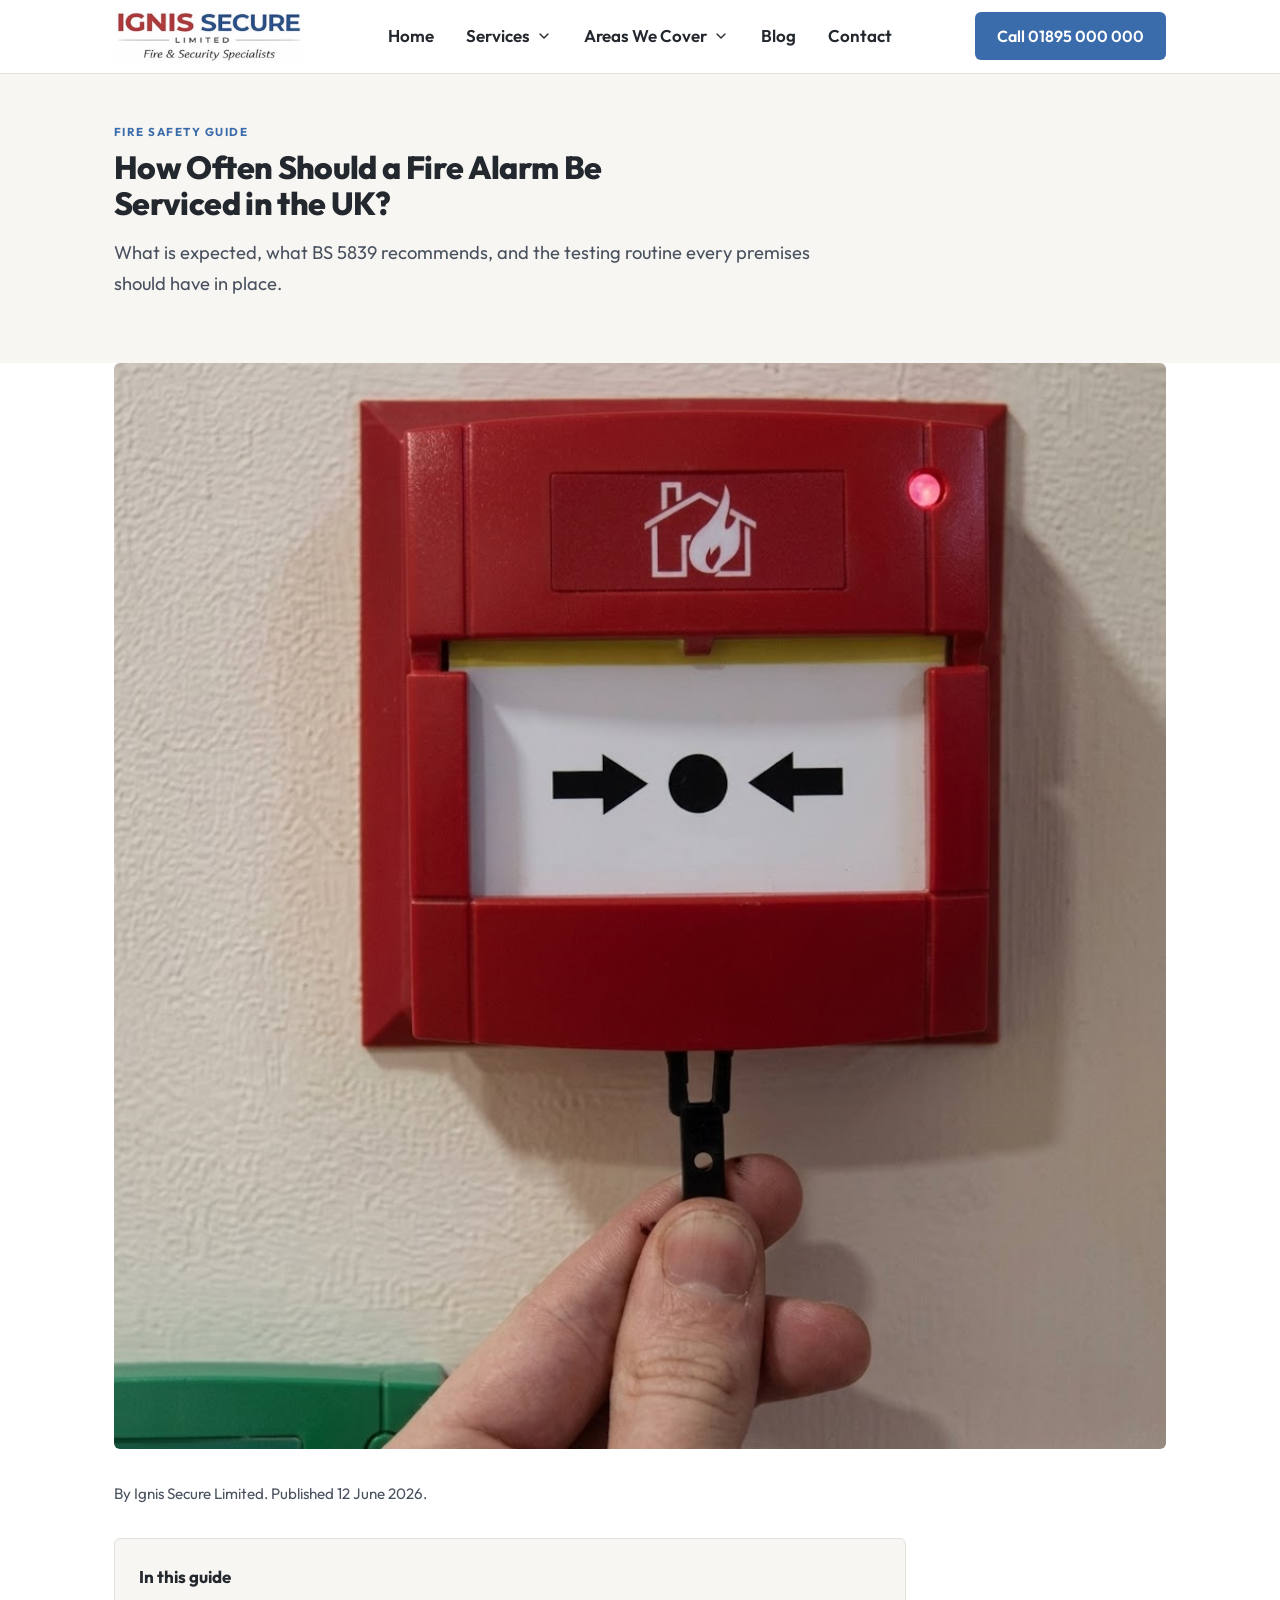
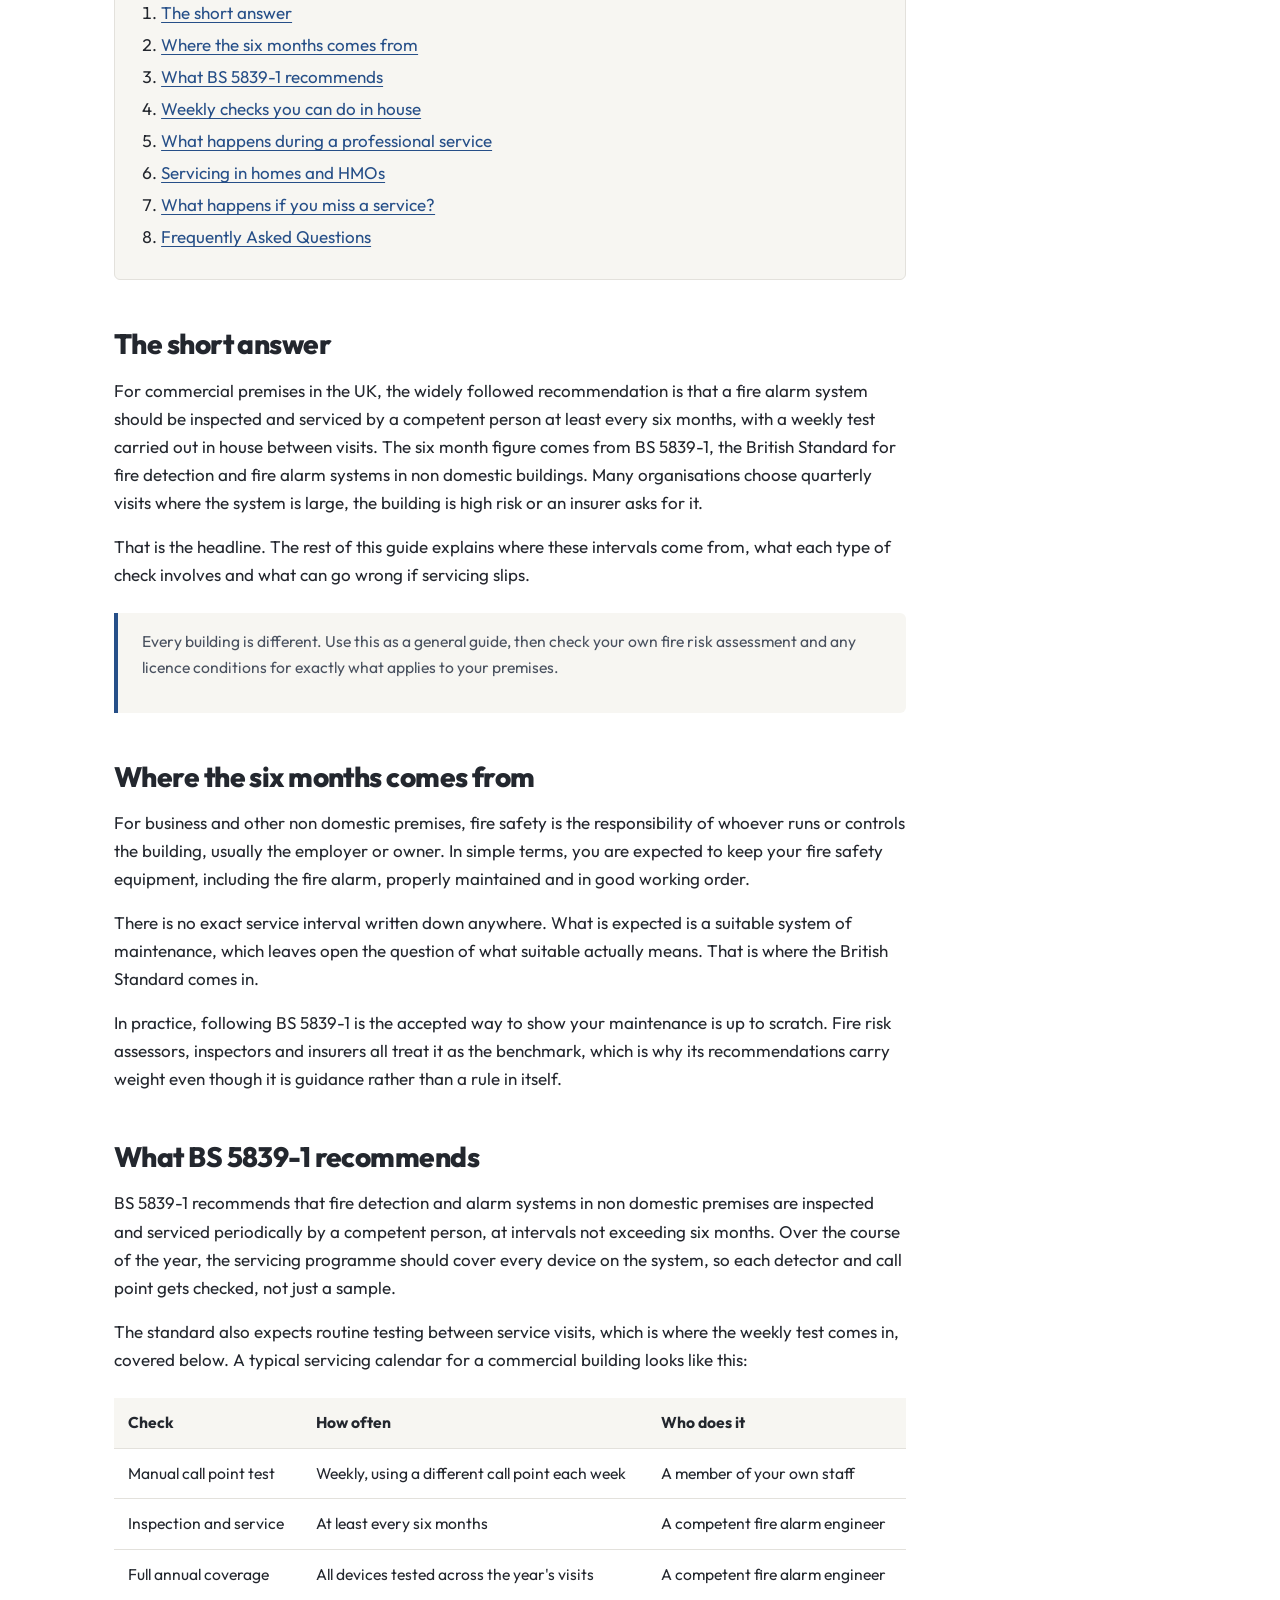
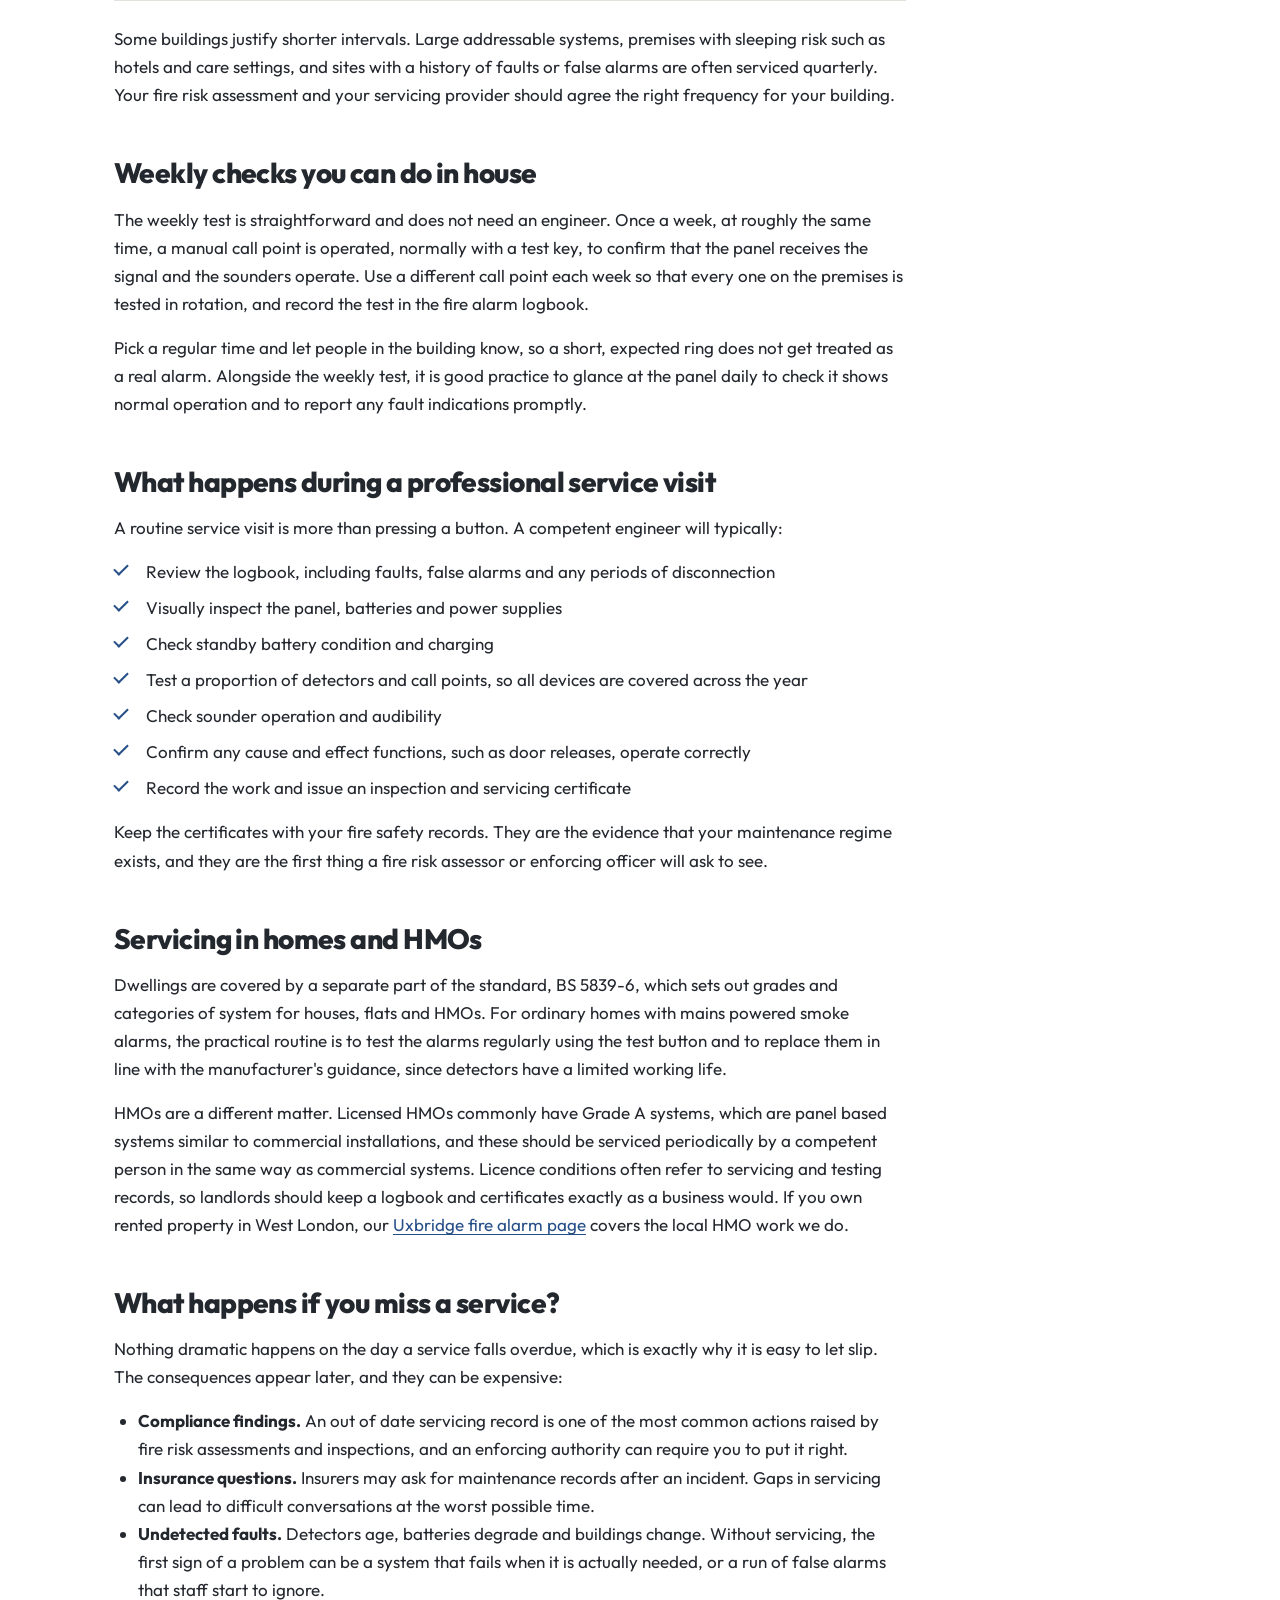
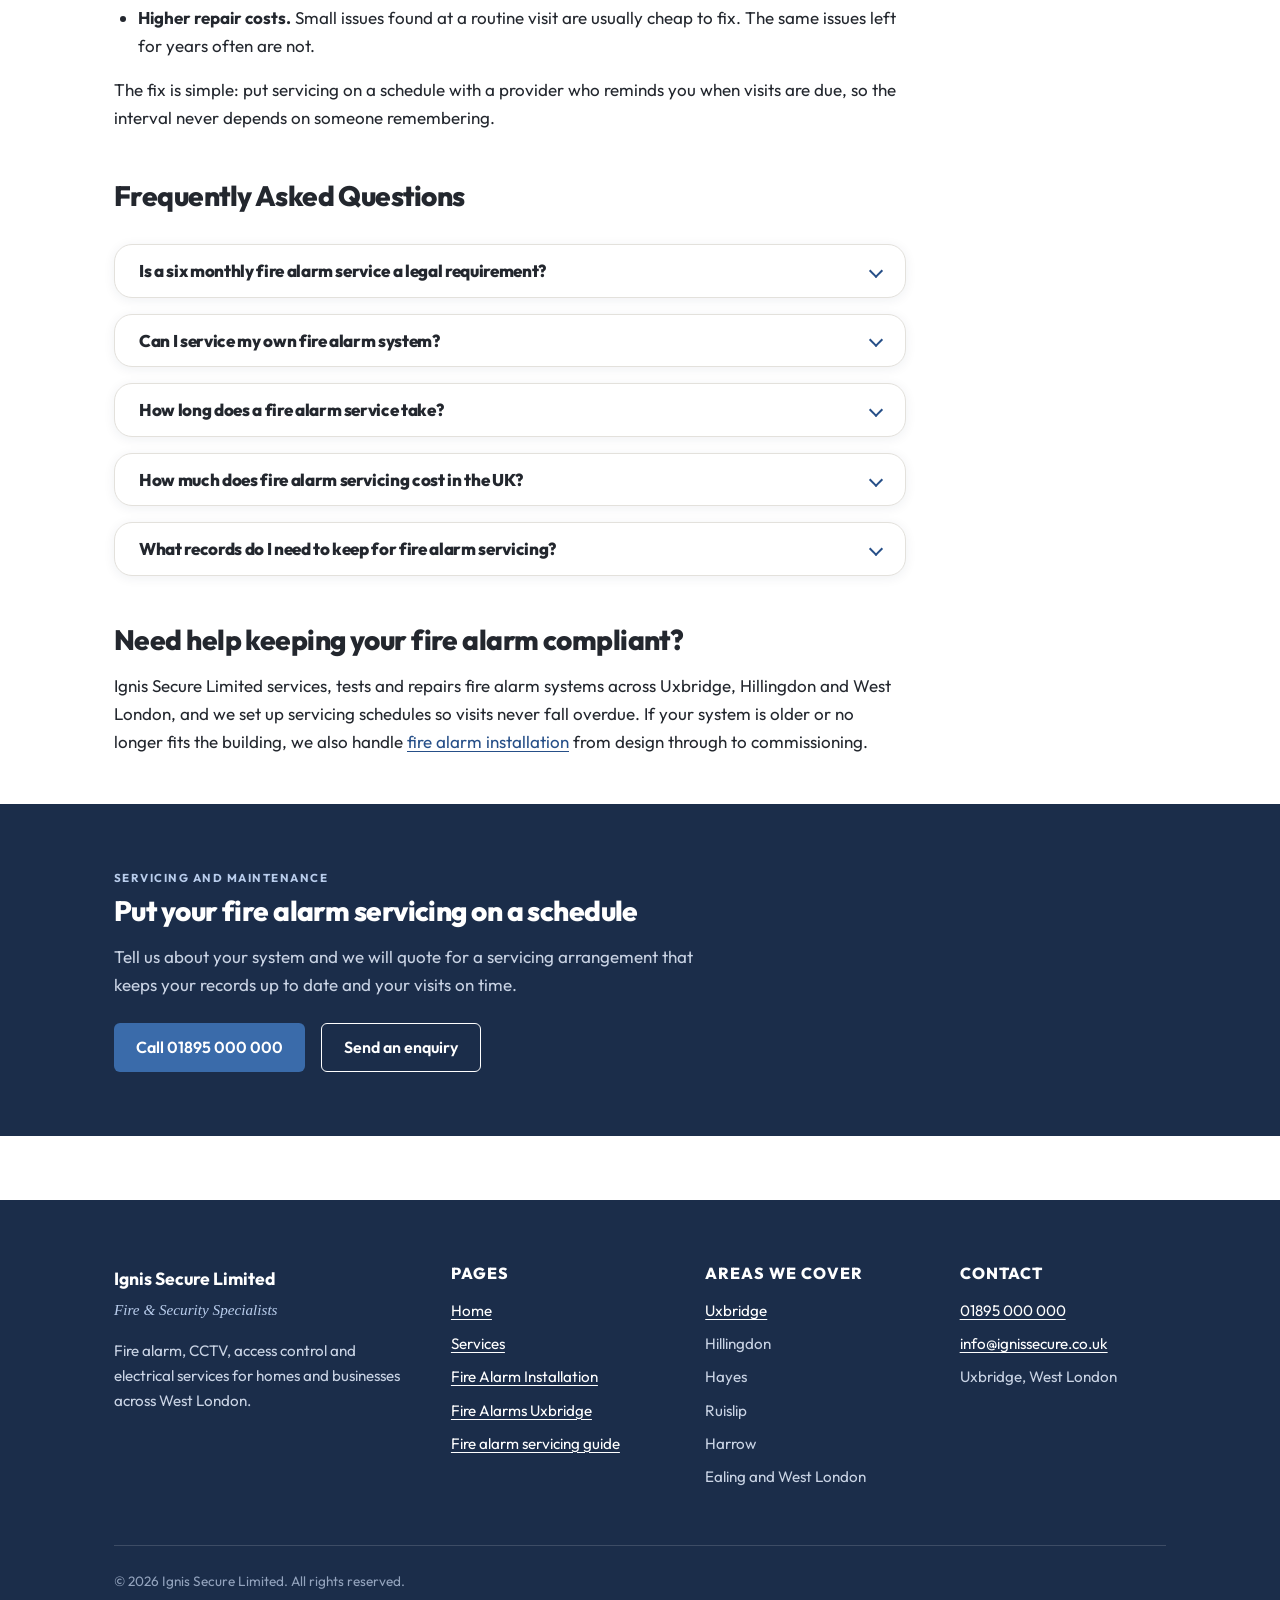
<file: blog/how-often-should-a-fire-alarm-be-serviced/index.html>
<!DOCTYPE html>
<html lang="en-GB">
<head>
  <meta charset="UTF-8">
  <meta name="viewport" content="width=device-width, initial-scale=1">
  <title>How Often Should A Fire Alarm Be Serviced In The UK?</title>
  <meta name="description" content="UK fire alarm servicing requirements explained. BS 5839 guidance, service intervals, and what happens if you miss them.">
  <link rel="canonical" href="https://www.ignissecure.co.uk/blog/how-often-should-a-fire-alarm-be-serviced/">
  <link rel="icon" href="/assets/img/favicon.svg" type="image/svg+xml">
  <link rel="preconnect" href="https://fonts.googleapis.com">
  <link rel="preconnect" href="https://fonts.gstatic.com" crossorigin>
  <link href="https://fonts.googleapis.com/css2?family=Outfit:wght@400;600;700;800&display=swap" rel="stylesheet">
  <link rel="stylesheet" href="/assets/css/style.css?v=5">
  <meta property="og:type" content="article">
  <meta property="og:title" content="How Often Should A Fire Alarm Be Serviced In The UK?">
  <meta property="og:description" content="UK fire alarm servicing requirements explained. BS 5839 guidance, service intervals, and what happens if you miss them.">
  <meta property="og:url" content="https://www.ignissecure.co.uk/blog/how-often-should-a-fire-alarm-be-serviced/">
  <meta property="og:image" content="https://www.ignissecure.co.uk/assets/img/ignis-secure-logo.png">
  <script type="application/ld+json">
  {
    "@context": "https://schema.org",
    "@type": "Article",
    "@id": "https://www.ignissecure.co.uk/blog/how-often-should-a-fire-alarm-be-serviced/#article",
    "headline": "How Often Should a Fire Alarm Be Serviced in the UK?",
    "description": "UK fire alarm servicing requirements explained, including BS 5839 guidance, recommended service intervals, weekly testing and record keeping.",
    "datePublished": "2026-06-12",
    "dateModified": "2026-06-12",
    "inLanguage": "en-GB",
    "mainEntityOfPage": "https://www.ignissecure.co.uk/blog/how-often-should-a-fire-alarm-be-serviced/",
    "image": "https://www.ignissecure.co.uk/assets/img/ignis-secure-logo.png",
    "author": {
      "@type": "Organization",
      "name": "Ignis Secure Limited",
      "url": "https://www.ignissecure.co.uk/"
    },
    "publisher": {
      "@type": "Organization",
      "name": "Ignis Secure Limited",
      "url": "https://www.ignissecure.co.uk/",
      "logo": {
        "@type": "ImageObject",
        "url": "https://www.ignissecure.co.uk/assets/img/ignis-secure-logo.png"
      }
    }
  }
  </script>
  <script type="application/ld+json">
  {
    "@context": "https://schema.org",
    "@type": "FAQPage",
    "mainEntity": [
      {
        "@type": "Question",
        "name": "Is a six monthly fire alarm service a legal requirement?",
        "acceptedAnswer": {
          "@type": "Answer",
          "text": "The six month interval comes from BS 5839-1, the British Standard, rather than from a specific law. You are expected to keep fire safety equipment properly maintained, and following BS 5839-1 is the accepted way to show you are doing that. In practice, fire risk assessors, inspectors and insurers generally expect to see servicing at least every six months."
        }
      },
      {
        "@type": "Question",
        "name": "Can I service my own fire alarm system?",
        "acceptedAnswer": {
          "@type": "Answer",
          "text": "You can and should carry out the weekly test in house, and anyone sensible can keep the logbook up to date. The periodic inspection and service, however, should be carried out by a competent person, meaning someone with the training, experience and equipment to test and maintain fire detection systems properly. For most organisations that means using a fire alarm servicing provider."
        }
      },
      {
        "@type": "Question",
        "name": "How long does a fire alarm service take?",
        "acceptedAnswer": {
          "@type": "Answer",
          "text": "For a small system, a routine service visit typically takes one to two hours. Larger addressable systems with many devices take longer because a proportion of devices is tested at each visit. Your provider should be able to give you a reliable estimate once they have seen the system or its records."
        }
      },
      {
        "@type": "Question",
        "name": "How much does fire alarm servicing cost in the UK?",
        "acceptedAnswer": {
          "@type": "Answer",
          "text": "Costs vary with the size and type of the system, the number of devices and how far the engineer travels, so treat any flat figure with caution. Most providers, including Ignis Secure, will quote a fixed price for a servicing arrangement once they know the system. Ask whether the price includes call outs and minor repairs or only the scheduled visits."
        }
      },
      {
        "@type": "Question",
        "name": "What records do I need to keep for fire alarm servicing?",
        "acceptedAnswer": {
          "@type": "Answer",
          "text": "Keep a fire alarm logbook recording weekly tests, faults, false alarms, periods of disconnection and service visits, along with the inspection and servicing certificates your provider issues. These records are what a fire risk assessor or enforcing officer will ask to see first."
        }
      }
    ]
  }
  </script>
</head>
<body>
  <a class="skip-link" href="#main">Skip to main content</a>

  <header class="site-header">
    <div class="container header-inner">
      <a class="logo-link" href="/" aria-label="Ignis Secure Limited home">
        <picture>
          <source srcset="/assets/img/ignis-secure-logo.webp" type="image/webp">
          <img src="/assets/img/ignis-secure-logo.png" alt="Ignis Secure Limited, Fire and Security Specialists" width="560" height="166">
        </picture>
      </a>
      <button class="nav-toggle" type="button" aria-expanded="false" aria-controls="site-nav">
        <svg viewBox="0 0 24 24" fill="none" stroke="currentColor" stroke-width="2" stroke-linecap="round" aria-hidden="true"><line x1="3" y1="6" x2="21" y2="6"/><line x1="3" y1="12" x2="21" y2="12"/><line x1="3" y1="18" x2="21" y2="18"/></svg>
        <span>Menu</span>
      </button>
      <nav id="site-nav" class="site-nav" aria-label="Main navigation">
        <ul class="nav-menu">
          <li><a href="/">Home</a></li>
          <li class="has-submenu">
            <button type="button" class="submenu-toggle" aria-expanded="false" aria-controls="submenu-services">
              Services
              <svg viewBox="0 0 24 24" fill="none" stroke="currentColor" stroke-width="2" stroke-linecap="round" stroke-linejoin="round" aria-hidden="true"><polyline points="6 9 12 15 18 9"/></svg>
            </button>
            <ul id="submenu-services" class="submenu">
              <li><a href="/services/">All Services</a></li>
              <li><a href="/fire-alarm-installation/">Fire Alarm Installation</a></li>
              <li><span class="submenu-soon" aria-disabled="true">Fire Alarm Maintenance <em>Soon</em></span></li>
              <li><span class="submenu-soon" aria-disabled="true">CCTV Installation <em>Soon</em></span></li>
              <li><span class="submenu-soon" aria-disabled="true">Access Control <em>Soon</em></span></li>
              <li><span class="submenu-soon" aria-disabled="true">Electrical Services <em>Soon</em></span></li>
            </ul>
          </li>
          <li class="has-submenu">
            <button type="button" class="submenu-toggle" aria-expanded="false" aria-controls="submenu-areas">
              Areas We Cover
              <svg viewBox="0 0 24 24" fill="none" stroke="currentColor" stroke-width="2" stroke-linecap="round" stroke-linejoin="round" aria-hidden="true"><polyline points="6 9 12 15 18 9"/></svg>
            </button>
            <ul id="submenu-areas" class="submenu">
              <li><a href="/areas/">All Areas</a></li>
              <li><a href="/fire-alarm-installation-uxbridge/">Uxbridge</a></li>
              <li><span class="submenu-soon" aria-disabled="true">Hillingdon <em>Soon</em></span></li>
              <li><span class="submenu-soon" aria-disabled="true">Hayes <em>Soon</em></span></li>
              <li><span class="submenu-soon" aria-disabled="true">West Drayton <em>Soon</em></span></li>
              <li><span class="submenu-soon" aria-disabled="true">Yiewsley <em>Soon</em></span></li>
              <li><span class="submenu-soon" aria-disabled="true">Ruislip <em>Soon</em></span></li>
              <li><span class="submenu-soon" aria-disabled="true">Ickenham <em>Soon</em></span></li>
              <li><span class="submenu-soon" aria-disabled="true">Eastcote <em>Soon</em></span></li>
              <li><span class="submenu-soon" aria-disabled="true">Northwood <em>Soon</em></span></li>
              <li><span class="submenu-soon" aria-disabled="true">Harefield <em>Soon</em></span></li>
              <li><span class="submenu-soon" aria-disabled="true">Pinner <em>Soon</em></span></li>
              <li><span class="submenu-soon" aria-disabled="true">Harrow <em>Soon</em></span></li>
              <li><span class="submenu-soon" aria-disabled="true">Greenford <em>Soon</em></span></li>
              <li><span class="submenu-soon" aria-disabled="true">Southall <em>Soon</em></span></li>
              <li><span class="submenu-soon" aria-disabled="true">Ealing <em>Soon</em></span></li>
              <li><span class="submenu-soon" aria-disabled="true">Hounslow <em>Soon</em></span></li>
            </ul>
          </li>
          <li><a href="/blog/">Blog</a></li>
          <li><a href="/#contact">Contact</a></li>
        </ul>
      </nav>
      <a class="btn btn-primary header-cta" href="tel:+441895000000">Call 01895 000 000</a>
    </div>
  </header>

  <main id="main">

    <div class="page-head">
      <div class="container">
        <span class="kicker">Fire safety guide</span>
        <h1>How Often Should a Fire Alarm Be Serviced in the UK?</h1>
        <p class="lead">What is expected, what BS 5839 recommends, and the testing routine every premises should have in place.</p>
      </div>
    </div>

    <div class="container">
      <figure class="feature-img"><img src="/assets/img/call-point-blog-post-1.jpg" alt="Fire alarm call point being tested during a service visit" width="1200" height="630"></figure>
      <article class="prose">
        <p class="meta-line">By Ignis Secure Limited. Published 12 June 2026.</p>

        <nav class="toc" aria-label="Table of contents">
          <strong>In this guide</strong>
          <ol>
            <li><a href="#short-answer">The short answer</a></li>
            <li><a href="#the-law">Where the six months comes from</a></li>
            <li><a href="#bs5839">What BS 5839-1 recommends</a></li>
            <li><a href="#weekly-checks">Weekly checks you can do in house</a></li>
            <li><a href="#service-visit">What happens during a professional service</a></li>
            <li><a href="#homes-hmos">Servicing in homes and HMOs</a></li>
            <li><a href="#missed-service">What happens if you miss a service?</a></li>
            <li><a href="#faqs">Frequently Asked Questions</a></li>
          </ol>
        </nav>

        <h2 id="short-answer">The short answer</h2>
        <p>For commercial premises in the UK, the widely followed recommendation is that a fire alarm system should be inspected and serviced by a competent person at least every six months, with a weekly test carried out in house between visits. The six month figure comes from BS 5839-1, the British Standard for fire detection and fire alarm systems in non domestic buildings. Many organisations choose quarterly visits where the system is large, the building is high risk or an insurer asks for it.</p>
        <p>That is the headline. The rest of this guide explains where these intervals come from, what each type of check involves and what can go wrong if servicing slips.</p>

        <div class="note-box">
          <p>Every building is different. Use this as a general guide, then check your own fire risk assessment and any licence conditions for exactly what applies to your premises.</p>
        </div>

        <h2 id="the-law">Where the six months comes from</h2>
        <p>For business and other non domestic premises, fire safety is the responsibility of whoever runs or controls the building, usually the employer or owner. In simple terms, you are expected to keep your fire safety equipment, including the fire alarm, properly maintained and in good working order.</p>
        <p>There is no exact service interval written down anywhere. What is expected is a suitable system of maintenance, which leaves open the question of what suitable actually means. That is where the British Standard comes in.</p>
        <p>In practice, following BS 5839-1 is the accepted way to show your maintenance is up to scratch. Fire risk assessors, inspectors and insurers all treat it as the benchmark, which is why its recommendations carry weight even though it is guidance rather than a rule in itself.</p>

        <h2 id="bs5839">What BS 5839-1 recommends</h2>
        <p>BS 5839-1 recommends that fire detection and alarm systems in non domestic premises are inspected and serviced periodically by a competent person, at intervals not exceeding six months. Over the course of the year, the servicing programme should cover every device on the system, so each detector and call point gets checked, not just a sample.</p>
        <p>The standard also expects routine testing between service visits, which is where the weekly test comes in, covered below. A typical servicing calendar for a commercial building looks like this:</p>

        <table class="spec-table">
          <thead>
            <tr>
              <th scope="col">Check</th>
              <th scope="col">How often</th>
              <th scope="col">Who does it</th>
            </tr>
          </thead>
          <tbody>
            <tr>
              <td>Manual call point test</td>
              <td>Weekly, using a different call point each week</td>
              <td>A member of your own staff</td>
            </tr>
            <tr>
              <td>Inspection and service</td>
              <td>At least every six months</td>
              <td>A competent fire alarm engineer</td>
            </tr>
            <tr>
              <td>Full annual coverage</td>
              <td>All devices tested across the year's visits</td>
              <td>A competent fire alarm engineer</td>
            </tr>
          </tbody>
        </table>

        <p>Some buildings justify shorter intervals. Large addressable systems, premises with sleeping risk such as hotels and care settings, and sites with a history of faults or false alarms are often serviced quarterly. Your fire risk assessment and your servicing provider should agree the right frequency for your building.</p>

        <h2 id="weekly-checks">Weekly checks you can do in house</h2>
        <p>The weekly test is straightforward and does not need an engineer. Once a week, at roughly the same time, a manual call point is operated, normally with a test key, to confirm that the panel receives the signal and the sounders operate. Use a different call point each week so that every one on the premises is tested in rotation, and record the test in the fire alarm logbook.</p>
        <p>Pick a regular time and let people in the building know, so a short, expected ring does not get treated as a real alarm. Alongside the weekly test, it is good practice to glance at the panel daily to check it shows normal operation and to report any fault indications promptly.</p>

        <h2 id="service-visit">What happens during a professional service visit</h2>
        <p>A routine service visit is more than pressing a button. A competent engineer will typically:</p>
        <ul class="check-list">
          <li>Review the logbook, including faults, false alarms and any periods of disconnection</li>
          <li>Visually inspect the panel, batteries and power supplies</li>
          <li>Check standby battery condition and charging</li>
          <li>Test a proportion of detectors and call points, so all devices are covered across the year</li>
          <li>Check sounder operation and audibility</li>
          <li>Confirm any cause and effect functions, such as door releases, operate correctly</li>
          <li>Record the work and issue an inspection and servicing certificate</li>
        </ul>
        <p>Keep the certificates with your fire safety records. They are the evidence that your maintenance regime exists, and they are the first thing a fire risk assessor or enforcing officer will ask to see.</p>

        <h2 id="homes-hmos">Servicing in homes and HMOs</h2>
        <p>Dwellings are covered by a separate part of the standard, BS 5839-6, which sets out grades and categories of system for houses, flats and HMOs. For ordinary homes with mains powered smoke alarms, the practical routine is to test the alarms regularly using the test button and to replace them in line with the manufacturer's guidance, since detectors have a limited working life.</p>
        <p>HMOs are a different matter. Licensed HMOs commonly have Grade A systems, which are panel based systems similar to commercial installations, and these should be serviced periodically by a competent person in the same way as commercial systems. Licence conditions often refer to servicing and testing records, so landlords should keep a logbook and certificates exactly as a business would. If you own rented property in West London, our <a href="/fire-alarm-installation-uxbridge/">Uxbridge fire alarm page</a> covers the local HMO work we do.</p>

        <h2 id="missed-service">What happens if you miss a service?</h2>
        <p>Nothing dramatic happens on the day a service falls overdue, which is exactly why it is easy to let slip. The consequences appear later, and they can be expensive:</p>
        <ul>
          <li><strong>Compliance findings.</strong> An out of date servicing record is one of the most common actions raised by fire risk assessments and inspections, and an enforcing authority can require you to put it right.</li>
          <li><strong>Insurance questions.</strong> Insurers may ask for maintenance records after an incident. Gaps in servicing can lead to difficult conversations at the worst possible time.</li>
          <li><strong>Undetected faults.</strong> Detectors age, batteries degrade and buildings change. Without servicing, the first sign of a problem can be a system that fails when it is actually needed, or a run of false alarms that staff start to ignore.</li>
          <li><strong>Higher repair costs.</strong> Small issues found at a routine visit are usually cheap to fix. The same issues left for years often are not.</li>
        </ul>
        <p>The fix is simple: put servicing on a schedule with a provider who reminds you when visits are due, so the interval never depends on someone remembering.</p>

        <h2 id="faqs">Frequently Asked Questions</h2>
        <div class="faq-list">
          <details>
            <summary><h3 style="margin:0;font-size:inherit;">Is a six monthly fire alarm service a legal requirement?</h3></summary>
            <div class="faq-answer">
              <p>The six month interval comes from BS 5839-1, the British Standard, rather than from a specific law. You are expected to keep fire safety equipment properly maintained, and following BS 5839-1 is the accepted way to show you are doing that. In practice, fire risk assessors, inspectors and insurers generally expect to see servicing at least every six months.</p>
            </div>
          </details>
          <details>
            <summary><h3 style="margin:0;font-size:inherit;">Can I service my own fire alarm system?</h3></summary>
            <div class="faq-answer">
              <p>You can and should carry out the weekly test in house, and anyone sensible can keep the logbook up to date. The periodic inspection and service, however, should be carried out by a competent person, meaning someone with the training, experience and equipment to test and maintain fire detection systems properly. For most organisations that means using a fire alarm servicing provider.</p>
            </div>
          </details>
          <details>
            <summary><h3 style="margin:0;font-size:inherit;">How long does a fire alarm service take?</h3></summary>
            <div class="faq-answer">
              <p>For a small system, a routine service visit typically takes one to two hours. Larger addressable systems with many devices take longer because a proportion of devices is tested at each visit. Your provider should be able to give you a reliable estimate once they have seen the system or its records.</p>
            </div>
          </details>
          <details>
            <summary><h3 style="margin:0;font-size:inherit;">How much does fire alarm servicing cost in the UK?</h3></summary>
            <div class="faq-answer">
              <p>Costs vary with the size and type of the system, the number of devices and how far the engineer travels, so treat any flat figure with caution. Most providers, including Ignis Secure, will quote a fixed price for a servicing arrangement once they know the system. Ask whether the price includes call outs and minor repairs or only the scheduled visits.</p>
            </div>
          </details>
          <details>
            <summary><h3 style="margin:0;font-size:inherit;">What records do I need to keep for fire alarm servicing?</h3></summary>
            <div class="faq-answer">
              <p>Keep a fire alarm logbook recording weekly tests, faults, false alarms, periods of disconnection and service visits, along with the inspection and servicing certificates your provider issues. These records are what a fire risk assessor or enforcing officer will ask to see first.</p>
            </div>
          </details>
        </div>

        <h2>Need help keeping your fire alarm compliant?</h2>
        <p>Ignis Secure Limited services, tests and repairs fire alarm systems across Uxbridge, Hillingdon and West London, and we set up servicing schedules so visits never fall overdue. If your system is older or no longer fits the building, we also handle <a href="/fire-alarm-installation/">fire alarm installation</a> from design through to commissioning.</p>
      </article>
    </div>

    <section class="cta-band" style="margin-top:48px;">
      <div class="container">
        <span class="kicker">Servicing and maintenance</span>
        <h2>Put your fire alarm servicing on a schedule</h2>
        <p>Tell us about your system and we will quote for a servicing arrangement that keeps your records up to date and your visits on time.</p>
        <div class="hero-actions">
          <a class="btn btn-primary" href="tel:+441895000000">Call 01895 000 000</a>
          <a class="btn btn-quiet" href="/#contact" style="color:#fff;border-color:#fff;">Send an enquiry</a>
        </div>
      </div>
    </section>

  </main>

  <footer class="site-footer">
    <div class="container">
      <div class="footer-grid">
        <div class="footer-brand">
          <p style="color:#fff;font-weight:700;font-size:1.1rem;margin-bottom:4px;">Ignis Secure Limited</p>
          <p class="footer-tagline">Fire &amp; Security Specialists</p>
          <p>Fire alarm, CCTV, access control and electrical services for homes and businesses across West London.</p>
        </div>
        <div>
          <h2>Pages</h2>
          <ul>
            <li><a href="/">Home</a></li>
            <li><a href="/services/">Services</a></li>
            <li><a href="/fire-alarm-installation/">Fire Alarm Installation</a></li>
            <li><a href="/fire-alarm-installation-uxbridge/">Fire Alarms Uxbridge</a></li>
            <li><a href="/blog/how-often-should-a-fire-alarm-be-serviced/">Fire alarm servicing guide</a></li>
          </ul>
        </div>
        <div>
          <h2>Areas we cover</h2>
          <ul>
            <li><a href="/fire-alarm-installation-uxbridge/">Uxbridge</a></li>
            <li>Hillingdon</li>
            <li>Hayes</li>
            <li>Ruislip</li>
            <li>Harrow</li>
            <li>Ealing and West London</li>
          </ul>
        </div>
        <div>
          <h2>Contact</h2>
          <ul>
            <li><a href="tel:+441895000000">01895 000 000</a></li>
            <li><a href="mailto:info@ignissecure.co.uk">info@ignissecure.co.uk</a></li>
            <li>Uxbridge, West London</li>
          </ul>
        </div>
      </div>
      <div class="footer-bottom">
        <p>&copy; 2026 Ignis Secure Limited. All rights reserved.</p>
      </div>
    </div>
  </footer>

  <script src="/assets/js/main.js?v=4" defer></script>
</body>
</html>
</file>
<file: assets/css/style.css>
/* ============================================================
   Ignis Secure Limited - site stylesheet
   Design tokens first, mobile first, 8px spacing rhythm.
   ============================================================ */

:root {
  /* Brand colours. Navy from the logo, with a soft blue accent. */
  --brand-red: #3A6BAA;       /* soft blue accent (legacy token name) */
  --brand-red-dark: #2F5E99;  /* accent hover */
  --brand-blue: #264F88;
  --brand-blue-dark: #1C3D6B;

  /* Neutrals */
  --ink: #23272E;
  --ink-soft: #4A5260;
  --line: #E3E1DC;
  --surface: #FFFFFF;
  --wash: #F7F6F2;
  --navy-deep: #1B2D4A;

  /* Type */
  --font-sans: 'Outfit', -apple-system, BlinkMacSystemFont, "Segoe UI", sans-serif;
  --font-serif: Georgia, "Times New Roman", serif;

  /* Spacing tiers (8px rhythm) */
  --space-1: 8px;
  --space-2: 16px;
  --space-3: 24px;
  --space-4: 32px;
  --space-6: 48px;
  --space-8: 64px;
  --space-12: 96px;

  --radius: 6px;
  --container: 1100px;
}

/* ---------- Reset and base ---------- */

*, *::before, *::after { box-sizing: border-box; }

html {
  -webkit-text-size-adjust: 100%;
  scroll-behavior: smooth;
}

@media (prefers-reduced-motion: reduce) {
  html { scroll-behavior: auto; }
  *, *::before, *::after {
    animation-duration: 0.01ms !important;
    transition-duration: 0.01ms !important;
  }
}

body {
  margin: 0;
  font-family: var(--font-sans);
  font-size: 17px;
  line-height: 1.65;
  color: var(--ink);
  background: var(--surface);
}

img { max-width: 100%; height: auto; display: block; }

h1, h2, h3 {
  line-height: 1.15;
  color: var(--ink);
  font-weight: 800;
  letter-spacing: -0.02em;
  margin: 0 0 var(--space-2);
}

h1 { font-size: 2rem; }
h2 { font-size: 1.5rem; margin-top: var(--space-6); }
h3 { font-size: 1.15rem; margin-top: var(--space-4); }

p, ul, ol { margin: 0 0 var(--space-2); }
ul, ol { padding-left: 1.4em; }

a { color: var(--brand-blue); text-decoration-thickness: 1px; text-underline-offset: 3px; }
a:hover { color: var(--brand-blue-dark); }

a:focus-visible,
button:focus-visible,
input:focus-visible,
textarea:focus-visible,
summary:focus-visible {
  outline: 3px solid var(--brand-blue);
  outline-offset: 2px;
  border-radius: 2px;
}

.container {
  max-width: var(--container);
  margin: 0 auto;
  padding-left: var(--space-3);
  padding-right: var(--space-3);
}

.skip-link {
  position: absolute;
  left: -9999px;
  top: 0;
  background: var(--brand-blue);
  color: #fff;
  padding: var(--space-1) var(--space-2);
  z-index: 100;
}
.skip-link:focus { left: 0; }

/* Tracked uppercase kicker */
.kicker {
  font-family: var(--font-sans);
  font-style: normal;
  font-size: 0.72rem;
  font-weight: 700;
  letter-spacing: 0.13em;
  text-transform: uppercase;
  color: var(--brand-red);
  display: block;
  margin-bottom: var(--space-1);
}

/* ---------- Header ---------- */

.site-header {
  position: sticky;
  top: 0;
  z-index: 50;
  background: var(--surface);
  border-bottom: 1px solid var(--line);
}

.header-inner {
  display: flex;
  align-items: center;
  justify-content: space-between;
  gap: var(--space-2);
  min-height: 72px;
  padding-top: var(--space-1);
  padding-bottom: var(--space-1);
}

.logo-link { display: inline-flex; align-items: center; }
.logo-link img { width: 190px; height: auto; }

.nav-toggle {
  display: inline-flex;
  align-items: center;
  justify-content: center;
  min-width: 44px;
  min-height: 44px;
  background: none;
  border: 1px solid var(--line);
  border-radius: var(--radius);
  cursor: pointer;
  color: var(--ink);
}
.nav-toggle svg { width: 22px; height: 22px; }

.site-nav { display: none; }
.site-nav.open {
  display: block;
  position: absolute;
  top: 100%;
  left: 0;
  right: 0;
  background: var(--surface);
  border-bottom: 1px solid var(--line);
  padding: var(--space-2) var(--space-3) var(--space-3);
}

.site-nav ul {
  list-style: none;
  margin: 0;
  padding: 0;
  display: flex;
  flex-direction: column;
  gap: var(--space-1);
}

.site-nav a {
  display: block;
  padding: 10px 12px;
  text-decoration: none;
  color: var(--ink);
  font-weight: 600;
  border-radius: var(--radius);
}
.site-nav a:hover { background: var(--wash); color: var(--brand-blue-dark); }
.site-nav a[aria-current="page"] { color: var(--brand-red); }

.header-cta { display: none; }

@media (min-width: 880px) {
  .nav-toggle { display: none; }
  .site-nav { display: block; position: static; }
  .site-nav ul { flex-direction: row; align-items: center; gap: var(--space-1); }
  .header-cta {
    display: inline-flex;
  }
}

/* ---------- Dropdown submenus ---------- */

.submenu-toggle {
  display: flex;
  align-items: center;
  justify-content: space-between;
  gap: 6px;
  width: 100%;
  min-height: 44px;
  padding: 10px 12px;
  background: none;
  border: none;
  border-radius: var(--radius);
  font: inherit;
  font-weight: 600;
  color: var(--ink);
  cursor: pointer;
}
.submenu-toggle:hover { background: var(--wash); color: var(--brand-blue-dark); }
.submenu-toggle.current { color: var(--brand-red); }
.submenu-toggle svg {
  width: 16px;
  height: 16px;
  flex: none;
  transition: transform 150ms ease-out;
}
.submenu-toggle[aria-expanded="true"] svg { transform: rotate(180deg); }

.site-nav .submenu {
  list-style: none;
  margin: 0;
  padding: 0 0 var(--space-1) 12px;
  display: none;
  max-height: 62vh;
  overflow-y: auto;
}
.site-nav .submenu-toggle[aria-expanded="true"] + .submenu { display: block; }
.submenu a[aria-current="page"] { color: var(--brand-red); }

.site-nav .submenu-soon {
  display: flex;
  align-items: center;
  justify-content: space-between;
  gap: 12px;
  padding: 10px 12px;
  color: var(--ink-soft);
  font-weight: 600;
  cursor: default;
}
.site-nav .submenu-soon em {
  font-style: normal;
  font-size: 0.68rem;
  font-weight: 700;
  letter-spacing: 0.06em;
  text-transform: uppercase;
  color: #8A93A3;
  flex: none;
}

@media (min-width: 880px) {
  .has-submenu { position: relative; }
  .submenu-toggle { width: auto; justify-content: flex-start; }
  .site-nav .submenu {
    position: absolute;
    top: 100%;
    left: 0;
    min-width: 240px;
    padding: 6px;
    background: var(--surface);
    border: 1px solid var(--line);
    border-radius: var(--radius);
    box-shadow: 0 10px 30px rgba(27, 45, 74, 0.14);
    max-height: min(70vh, 460px);
    z-index: 60;
  }
  .site-nav .submenu-toggle[aria-expanded="true"] + .submenu { display: block; }
  .submenu a,
  .submenu-soon { white-space: nowrap; }
}

/* ---------- Buttons ---------- */

.btn {
  display: inline-flex;
  align-items: center;
  justify-content: center;
  gap: 8px;
  min-height: 48px;
  padding: 10px 22px;
  border-radius: var(--radius);
  font-weight: 600;
  font-size: 1rem;
  text-decoration: none;
  border: none;
  cursor: pointer;
  transition: background-color 150ms ease-out;
}

.btn-primary { background: var(--brand-red); color: #fff; }
.btn-primary:hover { background: var(--brand-red-dark); color: #fff; }

.btn-secondary { background: var(--brand-blue); color: #fff; }
.btn-secondary:hover { background: var(--brand-blue-dark); color: #fff; }

.btn-quiet {
  background: transparent;
  color: var(--brand-blue);
  border: 1px solid var(--brand-blue);
}
.btn-quiet:hover { background: var(--wash); color: var(--brand-blue-dark); }

/* ---------- Hero ---------- */

.hero {
  position: relative;
  min-height: 560px;
  display: flex;
  align-items: center;
  padding: var(--space-12) 0;
  overflow: hidden;
}

.hero-bg {
  position: absolute;
  inset: 0;
  z-index: 0;
}

.hero-bg img {
  width: 100%;
  height: 100%;
  object-fit: cover;
  object-position: center 30%;
  display: block;
}

.hero::after {
  content: "";
  position: absolute;
  inset: 0;
  background: linear-gradient(105deg, rgba(27,45,74,0.90) 0%, rgba(27,45,74,0.68) 52%, rgba(27,45,74,0.28) 100%);
  z-index: 1;
}

.hero-content {
  position: relative;
  z-index: 2;
}

.hero .kicker {
  color: #B9CDEC;
}

.hero h1 {
  font-size: 2.4rem;
  font-weight: 800;
  color: #fff;
  max-width: 20ch;
  letter-spacing: -0.02em;
}

.hero .lead {
  font-size: 1.15rem;
  color: rgba(255, 255, 255, 0.82);
  max-width: 52ch;
}

.hero-actions {
  display: flex;
  flex-wrap: wrap;
  gap: var(--space-2);
  margin-top: var(--space-3);
}

.hero .btn-quiet {
  color: #fff;
  border-color: rgba(255, 255, 255, 0.55);
}
.hero .btn-quiet:hover {
  background: rgba(255, 255, 255, 0.12);
  color: #fff;
}

@media (min-width: 768px) {
  h2 { font-size: 1.75rem; }
  .hero h1 { font-size: 3.2rem; }
  .hero { min-height: 640px; }
}

.hero--short { min-height: 360px; }
@media (min-width: 768px) { .hero--short { min-height: 420px; } }

/* ---------- Trust bar ---------- */

.trust-bar {
  border-bottom: 1px solid var(--line);
  background: var(--surface);
}

.trust-bar ul {
  list-style: none;
  margin: 0;
  padding: var(--space-3) 0;
  display: grid;
  grid-template-columns: 1fr 1fr;
  gap: var(--space-2) var(--space-3);
}

.trust-bar li {
  font-weight: 600;
  font-size: 0.95rem;
  display: flex;
  align-items: center;
  gap: 10px;
}

.trust-bar svg { width: 20px; height: 20px; flex: none; color: var(--brand-blue); }

@media (min-width: 768px) {
  .trust-bar ul { grid-template-columns: repeat(4, auto); justify-content: space-between; }
}

/* ---------- Sections ---------- */

.section { padding: var(--space-8) 0; }
.section-wash { background: var(--wash); }

.section-intro { max-width: 62ch; color: var(--ink-soft); }

/* Service cards */
.card-grid {
  display: grid;
  gap: var(--space-3);
  margin-top: var(--space-4);
}

@media (min-width: 640px) { .card-grid { grid-template-columns: 1fr 1fr; } }
@media (min-width: 1024px) { .card-grid-3 { grid-template-columns: repeat(3, 1fr); } }

.card {
  background: var(--surface);
  border: 1px solid var(--line);
  border-radius: 18px;
  padding: var(--space-3);
  box-shadow: 0 2px 12px rgba(27, 45, 74, 0.07);
  transition: box-shadow 200ms ease-out, transform 200ms ease-out;
}

.card:hover {
  box-shadow: 0 8px 28px rgba(27, 45, 74, 0.13);
  transform: translateY(-2px);
}

.card-icon {
  color: var(--brand-blue);
  margin-bottom: var(--space-2);
}
.card-icon svg { display: block; }

.card h3 { margin-top: 0; }
.card p { color: var(--ink-soft); font-size: 0.98rem; }
.card .card-link { font-weight: 600; }
.card .card-note {
  font-size: 0.95rem;
}

/* Open layout for service cards (no box, image floats at top) */
.card-grid-3 .card {
  border: none;
  box-shadow: none;
  border-radius: 0;
  padding: 0;
  background: transparent;
  overflow: visible;
  transition: transform 300ms ease-out;
}
.card-grid-3 .card:hover {
  box-shadow: none;
  transform: translateY(-4px);
}
.card-grid-3 .card:hover .card-media img {
  transform: scale(1.04);
}
.card-grid-3 .card:hover .card-read-more {
  gap: 8px;
  color: var(--brand-blue);
}
.card-grid-3 .card-media {
  margin: 0 0 var(--space-2);
  border-radius: 14px;
  overflow: hidden;
}
.card-grid-3 .card-media img {
  border-radius: 14px;
  aspect-ratio: 4 / 3;
  object-fit: cover;
  width: 100%;
  transition: transform 300ms ease-out;
}
.card-grid-3 .card h3 {
  text-transform: uppercase;
  font-size: 1rem;
  letter-spacing: 0.06em;
  margin-top: var(--space-2);
  margin-bottom: var(--space-1);
}
.card-actions {
  display: flex;
  align-items: center;
  gap: var(--space-2);
  margin-top: var(--space-2);
  flex-wrap: wrap;
}
.btn-sm {
  min-height: 38px;
  padding: 7px 18px;
  font-size: 0.92rem;
}
.card-read-more {
  font-weight: 600;
  font-size: 0.95rem;
  color: var(--ink);
  text-decoration: none;
  display: inline-flex;
  align-items: center;
  gap: 4px;
}
.card-read-more:hover { color: var(--brand-blue); }

/* Stretched link — makes entire card clickable */
.card--linked { position: relative; cursor: pointer; }
.card--linked .card-stretch-link::after {
  content: '';
  position: absolute;
  inset: 0;
  z-index: 0;
}
.card--linked .btn,
.card--linked .card-read-more {
  position: relative;
  z-index: 1;
}


/* Areas grid: plain text towns, only live pages are links */
.areas-grid {
  list-style: none;
  margin: var(--space-4) 0 0;
  padding: 0;
  display: grid;
  grid-template-columns: repeat(2, 1fr);
  gap: var(--space-1) var(--space-3);
}

@media (min-width: 640px) { .areas-grid { grid-template-columns: repeat(3, 1fr); } }
@media (min-width: 1024px) { .areas-grid { grid-template-columns: repeat(4, 1fr); } }

.areas-grid li {
  padding: 10px 0;
  border-bottom: 1px solid var(--line);
  color: var(--ink-soft);
}

.areas-grid a { font-weight: 600; }

/* FAQs */
.faq-list { margin-top: var(--space-4); }

.faq-list details {
  border: 1px solid var(--line);
  border-radius: 18px;
  background: var(--surface);
  margin-bottom: var(--space-2);
  box-shadow: 0 2px 12px rgba(27, 45, 74, 0.07);
}

.faq-list summary {
  cursor: pointer;
  padding: var(--space-2) var(--space-3);
  font-weight: 600;
  list-style: none;
  display: flex;
  justify-content: space-between;
  align-items: center;
  gap: var(--space-2);
  min-height: 44px;
}

.faq-list summary::-webkit-details-marker { display: none; }

.faq-list summary::after {
  content: "";
  flex: none;
  width: 10px;
  height: 10px;
  border-right: 2px solid var(--brand-blue);
  border-bottom: 2px solid var(--brand-blue);
  transform: rotate(45deg);
  transition: transform 150ms ease-out;
}

.faq-list details[open] summary::after { transform: rotate(225deg); }

.faq-list .faq-answer { padding: 0 var(--space-3) var(--space-3); color: var(--ink-soft); }
.faq-list .faq-answer p:last-child { margin-bottom: 0; }

/* Steps / process */
.steps {
  list-style: none;
  counter-reset: step;
  margin: var(--space-4) 0 0;
  padding: 0;
  display: grid;
  gap: var(--space-3);
}

@media (min-width: 768px) { .steps { grid-template-columns: repeat(2, 1fr); } }

.steps li {
  counter-increment: step;
  background: var(--surface);
  border: 1px solid var(--line);
  border-radius: 18px;
  padding: var(--space-3);
  box-shadow: 0 2px 12px rgba(27, 45, 74, 0.07);
}

.steps li::before {
  content: counter(step, decimal-leading-zero);
  font-family: var(--font-serif);
  font-size: 1.4rem;
  color: var(--brand-red);
  display: block;
  margin-bottom: var(--space-1);
}

.steps h3 { margin-top: 0; font-size: 1.05rem; }
.steps p { margin-bottom: 0; color: var(--ink-soft); font-size: 0.98rem; }

/* Checklist */
.check-list { list-style: none; padding: 0; }
.check-list li {
  position: relative;
  padding-left: 32px;
  margin-bottom: var(--space-1);
}
.check-list li::before {
  content: "";
  position: absolute;
  left: 0;
  top: 6px;
  width: 14px;
  height: 8px;
  border-left: 2.5px solid var(--brand-blue);
  border-bottom: 2.5px solid var(--brand-blue);
  transform: rotate(-45deg);
}

/* ---------- CTA band ---------- */

.cta-band {
  background: var(--navy-deep);
  color: #fff;
  padding: var(--space-8) 0;
}

.cta-band h2 { color: #fff; margin-top: 0; }
.cta-band p { color: #C9D3E4; max-width: 56ch; }
.cta-band .kicker { color: #B9CDEC; }

/* ---------- Contact ---------- */

.contact-grid {
  display: grid;
  gap: var(--space-6);
  margin-top: var(--space-4);
}

@media (min-width: 880px) { .contact-grid { grid-template-columns: 1fr 1.2fr; } }

.contact-details p { margin-bottom: var(--space-2); }
.contact-details strong { display: block; font-size: 0.9rem; text-transform: uppercase; letter-spacing: 0.05em; color: var(--ink-soft); margin-bottom: 2px; }
.contact-details a { font-size: 1.15rem; font-weight: 600; }

.form-field { margin-bottom: var(--space-3); }

.form-field label {
  display: block;
  font-weight: 600;
  margin-bottom: 6px;
}

.form-field input,
.form-field textarea {
  width: 100%;
  font: inherit;
  color: var(--ink);
  padding: 12px 14px;
  min-height: 48px;
  border: 1px solid #B9B6AF;
  border-radius: var(--radius);
  background: var(--surface);
}

.form-field textarea { min-height: 140px; resize: vertical; }

.form-hint { font-size: 0.9rem; color: var(--ink-soft); margin-top: 4px; }

/* ---------- Article / long-form pages ---------- */

.page-head {
  background: var(--wash);
  padding: var(--space-6) 0;
}

.page-head h1 { max-width: 26ch; }
.page-head .lead { font-size: 1.15rem; color: var(--ink-soft); max-width: 58ch; }

.prose { max-width: 72ch; }
.prose h2 { margin-top: var(--space-6); }
.prose h3 { margin-top: var(--space-4); }

.meta-line {
  font-size: 0.95rem;
  color: var(--ink-soft);
  margin-bottom: var(--space-2);
}

.toc {
  background: var(--wash);
  border: 1px solid var(--line);
  border-radius: var(--radius);
  padding: var(--space-3);
  margin: var(--space-4) 0;
}

.toc strong { display: block; margin-bottom: var(--space-1); }
.toc ol { margin: 0; padding-left: 1.3em; }
.toc li { margin-bottom: 4px; }

.note-box {
  background: var(--wash);
  border-left: 4px solid var(--brand-blue);
  border-radius: 0 var(--radius) var(--radius) 0;
  padding: var(--space-2) var(--space-3);
  margin: var(--space-3) 0;
  color: var(--ink-soft);
  font-size: 0.98rem;
}

table.spec-table {
  width: 100%;
  border-collapse: collapse;
  margin: var(--space-3) 0;
  font-size: 0.98rem;
}

.spec-table th, .spec-table td {
  text-align: left;
  padding: 12px 14px;
  border-bottom: 1px solid var(--line);
  vertical-align: top;
}

.spec-table th { background: var(--wash); }

.map-embed {
  margin-top: var(--space-4);
  border: 1px solid var(--line);
  border-radius: var(--radius);
  overflow: hidden;
}

.map-embed iframe { display: block; width: 100%; height: 360px; border: 0; }

/* ---------- Footer ---------- */

.site-footer {
  background: var(--navy-deep);
  color: #C9D3E4;
  padding: var(--space-8) 0 var(--space-4);
  margin-top: var(--space-8);
  font-size: 0.95rem;
}

.footer-grid {
  display: grid;
  gap: var(--space-6);
  padding-bottom: var(--space-6);
  border-bottom: 1px solid rgba(255, 255, 255, 0.15);
}

@media (min-width: 768px) {
  .footer-grid { grid-template-columns: 1.4fr 1fr 1fr 1fr; }
}

.site-footer h2 {
  color: #fff;
  font-size: 1rem;
  text-transform: uppercase;
  letter-spacing: 0.06em;
  margin: 0 0 var(--space-2);
}

.site-footer ul { list-style: none; margin: 0; padding: 0; }
.site-footer li { margin-bottom: var(--space-1); }

.site-footer a { color: #fff; }
.site-footer a:hover { color: #B9CDEC; }

.footer-brand .footer-tagline {
  font-family: var(--font-serif);
  font-style: italic;
  color: #B9CDEC;
}

.footer-bottom {
  padding-top: var(--space-3);
  font-size: 0.85rem;
  color: #93A3BD;
}

/* ---------- Images ---------- */


.feature-img {
  margin: 0 0 var(--space-4);
  border-radius: var(--radius);
  overflow: hidden;
}
.feature-img img { width: 100%; display: block; }

.card { overflow: hidden; }

.card-media {
  margin: calc(-1 * var(--space-3)) calc(-1 * var(--space-3)) var(--space-3);
}
.card-media img {
  width: 100%;
  display: block;
  aspect-ratio: 3 / 2;
  object-fit: cover;
}
</file>
